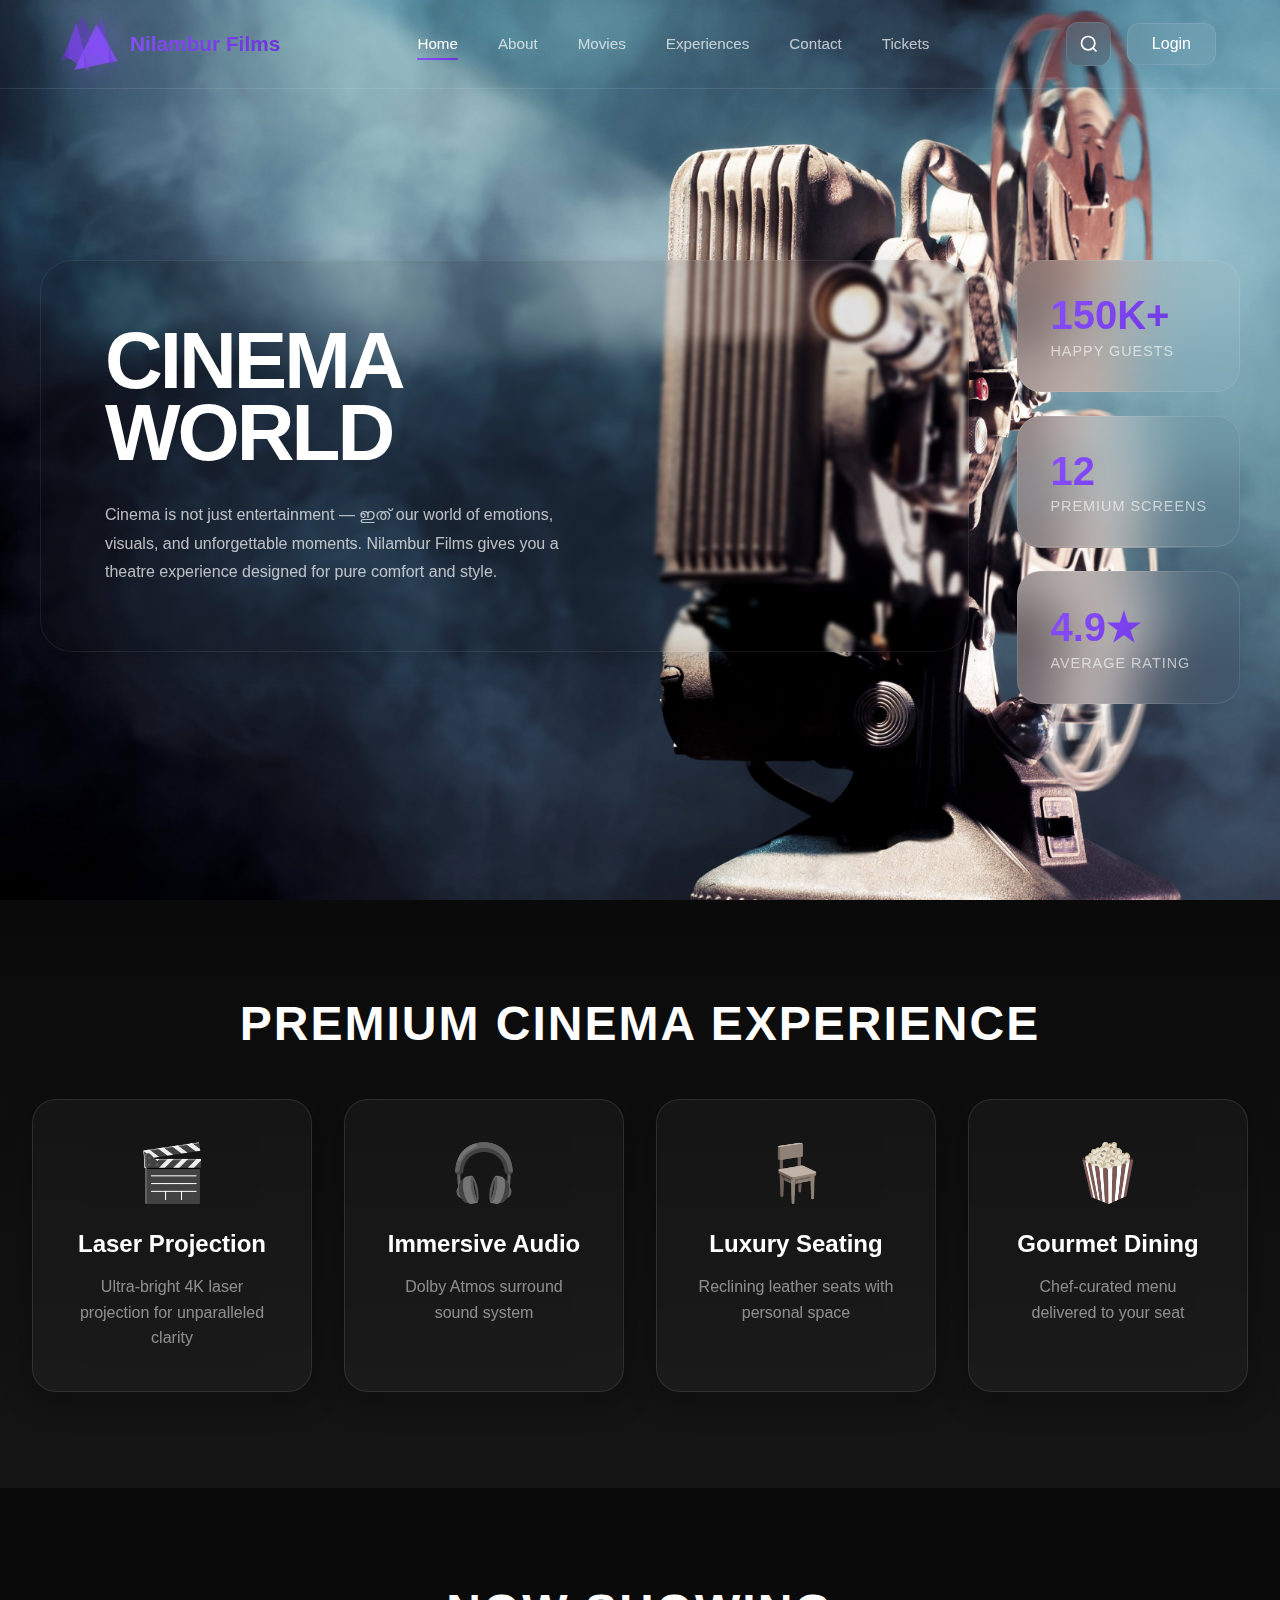
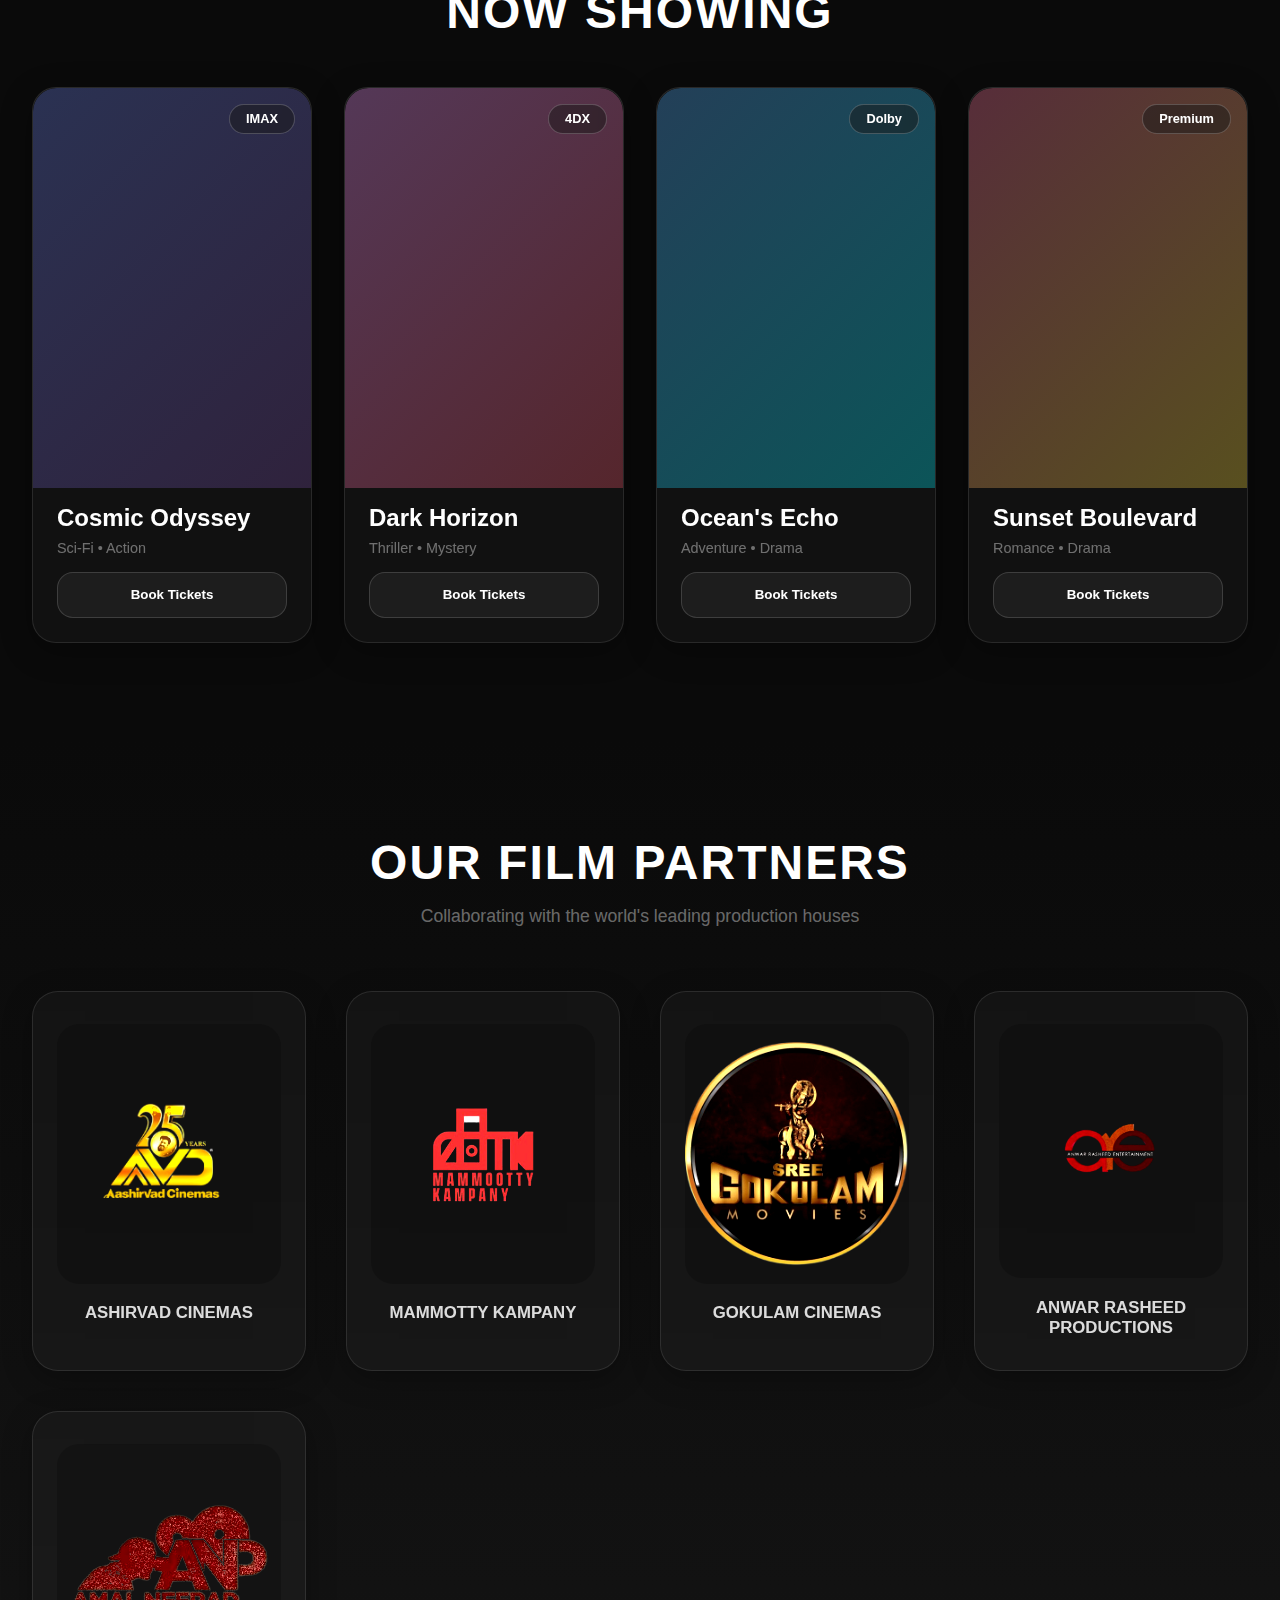
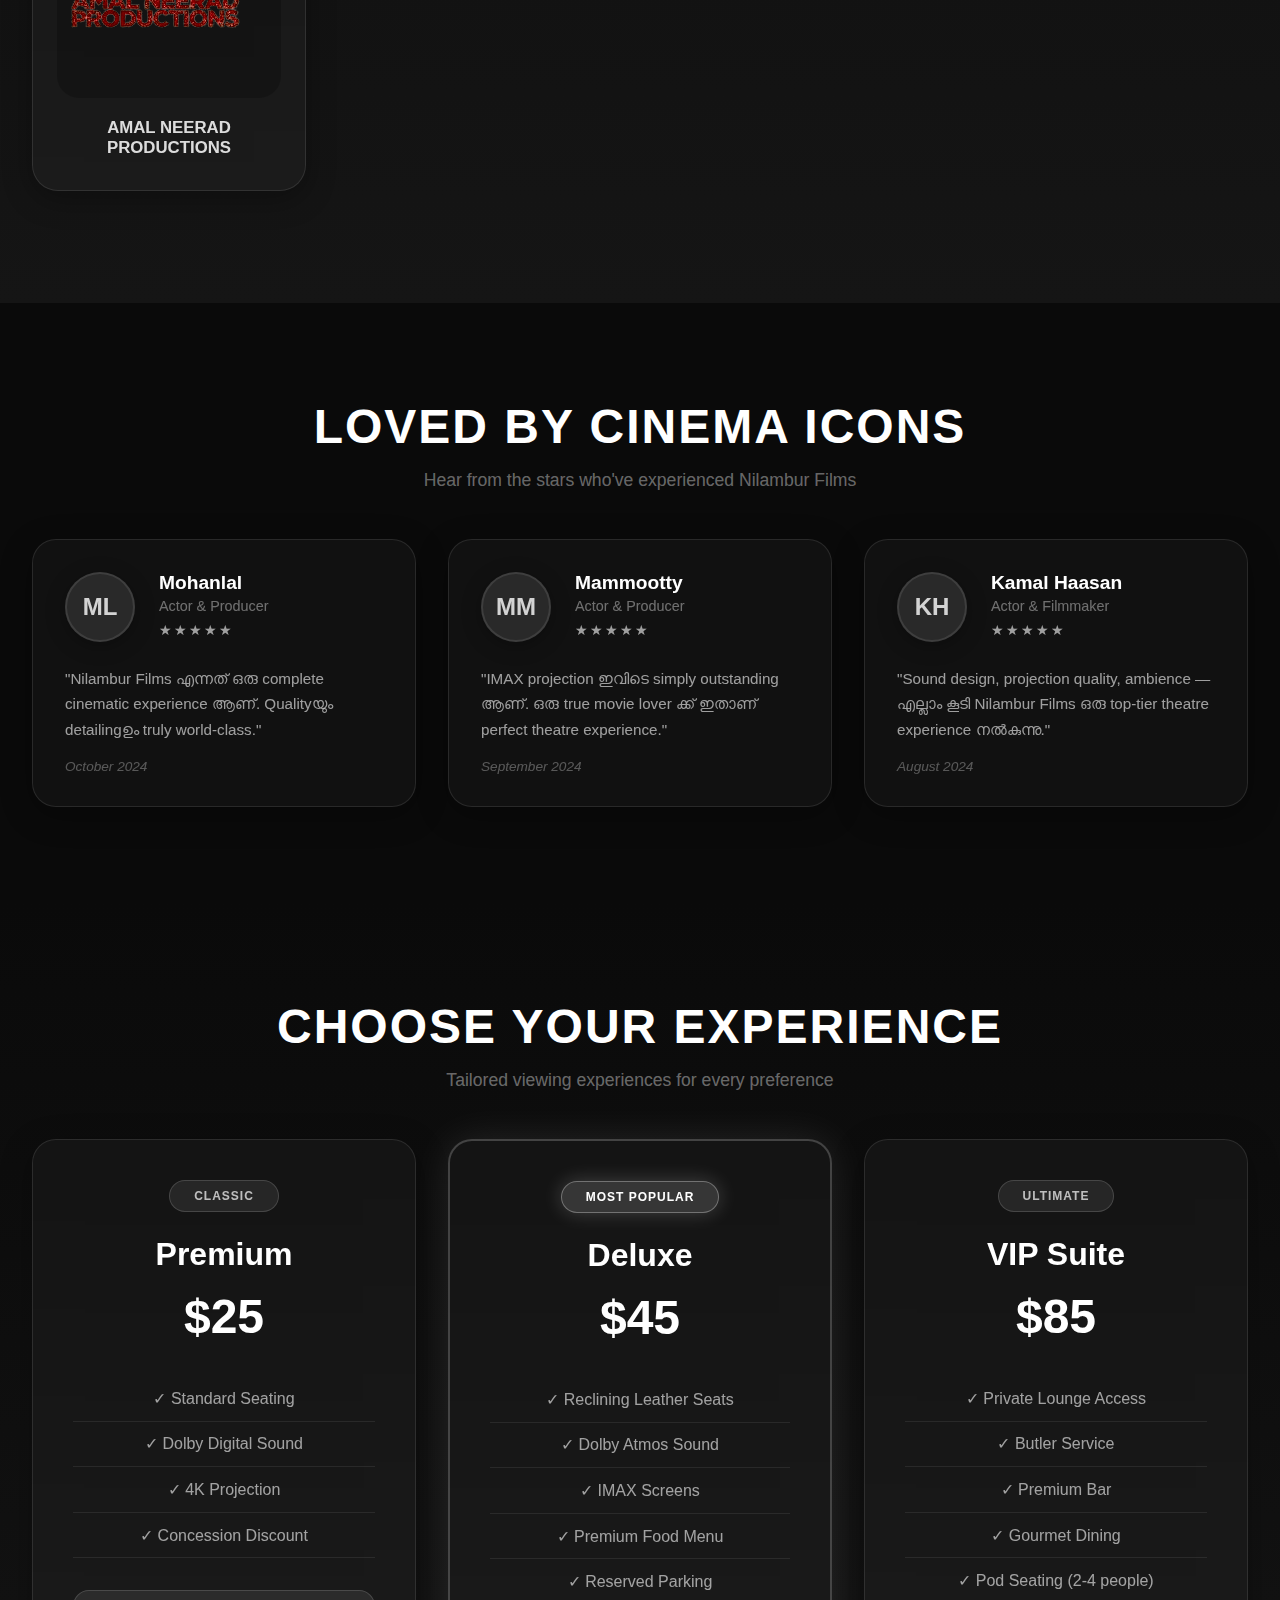
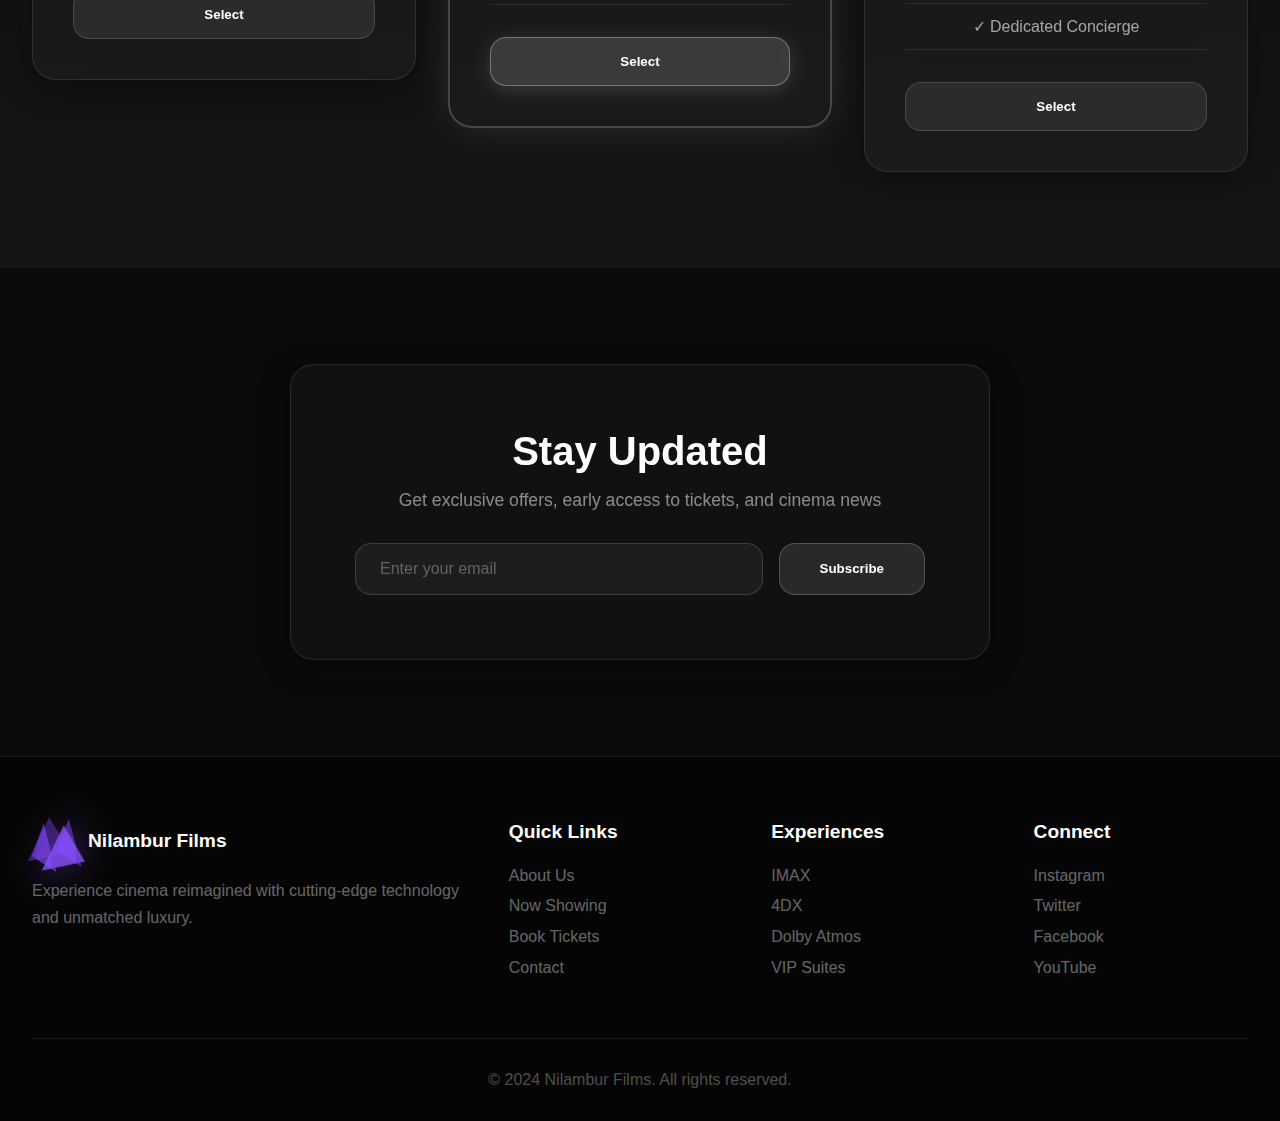
<file: Movie-theatre/public/index.html>
<!DOCTYPE html>
<html lang="en">
<head>
    <meta charset="UTF-8">
    <meta name="viewport" content="width=device-width, initial-scale=1.0, maximum-scale=5.0, user-scalable=yes">
    <meta name="mobile-web-app-capable" content="yes">
    <meta name="apple-mobile-web-app-capable" content="yes">
    <meta name="theme-color" content="#8a50ff">
    <title>Nilambur Films - Experience Cinema Reimagined</title>
    <link rel="stylesheet" href="style.css">
</head>
<body>
    <!-- Success Notification (shown after login/registration) -->
    <div class="success-notification" id="successNotification">
        <div class="notification-content">
            <span class="notification-icon">✓</span>
            <span class="notification-message" id="notificationMessage">Welcome to Nilambur Films!</span>
        </div>
    </div>

    <!-- Mobile Menu Overlay -->
    <div class="mobile-menu-overlay" id="mobileMenuOverlay"></div>
    
    <!-- Transparent Navigation -->
    <nav class="glass-nav">
        <div class="nav-logo">
            <div class="logo-pyramid">
                <div class="pyramid-shape">
                    <div class="pyramid-face front"></div>
                    <div class="pyramid-face back"></div>
                    <div class="pyramid-face left"></div>
                    <div class="pyramid-face right"></div>
                </div>
            </div>
            <span class="logo-text">Nilambur Films</span>
        </div>
        
        <ul class="nav-menu">
            <li><a href="#home" class="active">Home</a></li>
            <li><a href="about/about.html">About</a></li>
            <li><a href="movies/movies.html">Movies</a></li>
            <li><a href="#experiences">Experiences</a></li>
            <li><a href="contact/contact.html">Contact</a></li>
            <li><a href="ticket/ticket.html">Tickets</a></li>
        </ul>
        
        <!-- Mobile Menu -->
        <div class="mobile-menu" id="mobileMenu">
            <ul class="mobile-nav-menu">
                <li><a href="#home" class="active">Home</a></li>
                <li><a href="about/about.html">About</a></li>
                <li><a href="movies/movies.html">Movies</a></li>
                <li><a href="#experiences">Experiences</a></li>
                <li><a href="contact/contact.html">Contact</a></li>
                <li><a href="ticket/ticket.html">Tickets</a></li>
                <li class="mobile-menu-divider"></li>
                <li><a href="user-login/login.html" class="mobile-login-link">Login / Register</a></li>
            </ul>
        </div>
        
        <div class="nav-right">
            <button class="mobile-menu-toggle" id="mobileMenuToggle" aria-label="Toggle menu">
                <span></span>
                <span></span>
                <span></span>
            </button>
            <button class="search-btn glass-btn">
                <svg width="20" height="20" viewBox="0 0 24 24" fill="none" stroke="currentColor" stroke-width="2">
                    <circle cx="11" cy="11" r="8"></circle>
                    <path d="m21 21-4.35-4.35"></path>
                </svg>
            </button>
            
            <!-- Login Button (shown when not logged in) -->
            <a href="user-login/login.html" class="login-btn glass-btn" id="loginBtn">Login</a>
            
            <!-- User Profile Dropdown (shown when logged in) -->
            <div class="user-profile-container" id="userProfileContainer" style="display: none;">
                <button class="user-profile-btn" id="userProfileBtn">
                    <div class="user-avatar" id="userAvatar">
                        <span id="userInitials">U</span>
                    </div>
                    <span class="user-name" id="userName">User</span>
                    <svg class="dropdown-arrow" width="16" height="16" viewBox="0 0 24 24" fill="none" stroke="currentColor" stroke-width="2">
                        <path d="M6 9l6 6 6-6"/>
                    </svg>
                </button>
                
                <!-- Dropdown Menu -->
                <div class="user-dropdown" id="userDropdown">
                    <div class="dropdown-header">
                        <div class="dropdown-avatar" id="dropdownAvatar">
                            <span id="dropdownInitials">U</span>
                        </div>
                        <div class="dropdown-user-info">
                            <span class="dropdown-user-name" id="dropdownUserName">User Name</span>
                            <span class="dropdown-user-email" id="dropdownUserEmail">user@email.com</span>
                        </div>
                    </div>
                    
                    <div class="dropdown-divider"></div>
                    
                    <a href="profile/profile.html" class="dropdown-item">
                        <svg width="20" height="20" viewBox="0 0 24 24" fill="none" stroke="currentColor" stroke-width="2">
                            <path d="M20 21v-2a4 4 0 0 0-4-4H8a4 4 0 0 0-4 4v2"/>
                            <circle cx="12" cy="7" r="4"/>
                        </svg>
                        <span>My Profile</span>
                    </a>
                    
                    <a href="payments/payments.html" class="dropdown-item">
                        <svg width="20" height="20" viewBox="0 0 24 24" fill="none" stroke="currentColor" stroke-width="2">
                            <rect x="1" y="4" width="22" height="16" rx="2" ry="2"/>
                            <line x1="1" y1="10" x2="23" y2="10"/>
                        </svg>
                        <span>Payments</span>
                    </a>
                    
                    <a href="bookings/bookings.html" class="dropdown-item">
                        <svg width="20" height="20" viewBox="0 0 24 24" fill="none" stroke="currentColor" stroke-width="2">
                            <path d="M14 2H6a2 2 0 0 0-2 2v16a2 2 0 0 0 2 2h12a2 2 0 0 0 2-2V8z"/>
                            <polyline points="14 2 14 8 20 8"/>
                            <line x1="16" y1="13" x2="8" y2="13"/>
                            <line x1="16" y1="17" x2="8" y2="17"/>
                            <polyline points="10 9 9 9 8 9"/>
                        </svg>
                        <span>My Bookings</span>
                    </a>
                    
                    <div class="dropdown-divider"></div>
                    
                    <button class="dropdown-item logout-item" id="logoutBtn">
                        <svg width="20" height="20" viewBox="0 0 24 24" fill="none" stroke="currentColor" stroke-width="2">
                            <path d="M9 21H5a2 2 0 0 1-2-2V5a2 2 0 0 1 2-2h4"/>
                            <polyline points="16 17 21 12 16 7"/>
                            <line x1="21" y1="12" x2="9" y2="12"/>
                        </svg>
                        <span>Logout</span>
                    </button>
                </div>
            </div>
        </div>
    </nav>

    <!-- Hero Section - NOT TOUCHED -->
    <section class="hero" id="home">
        <div class="hero-content">
            <div class="hero-glass-card">
                <h1 class="hero-title">CINEMA<br>WORLD</h1>
               <p class="hero-description">
    Cinema is not just entertainment — ഇത് our world of emotions, visuals, 
    and unforgettable moments. Nilambur Films gives you a theatre experience 
    designed for pure comfort and style.</p>
            </div>
            <div class="hero-stats-glass">
                <div class="stat-glass-item">
                    <h3>150K+</h3>
                    <p>Happy Guests</p>
                </div>
                <div class="stat-glass-item">
                    <h3>12</h3>
                    <p>Premium Screens</p>
                </div>
                <div class="stat-glass-item">
                    <h3>4.9★</h3>
                    <p>Average Rating</p>
                </div>
            </div>
        </div>
    </section>

    <!-- Premium Features Section - GLASSMORPHISM -->
    <section class="features">
        <div class="container">
            <h2 class="section-title">Premium Cinema Experience</h2>
            <div class="features-grid">
                <div class="feature-card liquid-card">
                    <div class="feature-icon">🎬</div>
                    <h3>Laser Projection</h3>
                    <p>Ultra-bright 4K laser projection for unparalleled clarity</p>
                </div>
                <div class="feature-card liquid-card">
                    <div class="feature-icon">🎧</div>
                    <h3>Immersive Audio</h3>
                    <p>Dolby Atmos surround sound system</p>
                </div>
                <div class="feature-card liquid-card">
                    <div class="feature-icon">🪑</div>
                    <h3>Luxury Seating</h3>
                    <p>Reclining leather seats with personal space</p>
                </div>
                <div class="feature-card liquid-card">
                    <div class="feature-icon">🍿</div>
                    <h3>Gourmet Dining</h3>
                    <p>Chef-curated menu delivered to your seat</p>
                </div>
            </div>
        </div>
    </section>

    <!-- Now Showing Section - GLASSMORPHISM -->
    <section class="now-showing" id="movies">
        <div class="container">
            <h2 class="section-title">Now Showing</h2>
            <div class="movies-slider">
                <div class="movie-card liquid-card">
                    <div class="movie-poster" style="background: linear-gradient(135deg, rgba(102, 126, 234, 0.3) 0%, rgba(118, 75, 162, 0.3) 100%);">
                        <span class="movie-badge">IMAX</span>
                    </div>
                    <h3>Cosmic Odyssey</h3>
                    <p class="movie-genre">Sci-Fi • Action</p>
                    <button class="movie-btn">Book Tickets</button>
                </div>
                <div class="movie-card liquid-card">
                    <div class="movie-poster" style="background: linear-gradient(135deg, rgba(240, 147, 251, 0.3) 0%, rgba(245, 87, 108, 0.3) 100%);">
                        <span class="movie-badge">4DX</span>
                    </div>
                    <h3>Dark Horizon</h3>
                    <p class="movie-genre">Thriller • Mystery</p>
                    <button class="movie-btn">Book Tickets</button>
                </div>
                <div class="movie-card liquid-card">
                    <div class="movie-poster" style="background: linear-gradient(135deg, rgba(79, 172, 254, 0.3) 0%, rgba(0, 242, 254, 0.3) 100%);">
                        <span class="movie-badge">Dolby</span>
                    </div>
                    <h3>Ocean's Echo</h3>
                    <p class="movie-genre">Adventure • Drama</p>
                    <button class="movie-btn">Book Tickets</button>
                </div>
                <div class="movie-card liquid-card">
                    <div class="movie-poster" style="background: linear-gradient(135deg, rgba(250, 112, 154, 0.3) 0%, rgba(254, 225, 64, 0.3) 100%);">
                        <span class="movie-badge">Premium</span>
                    </div>
                    <h3>Sunset Boulevard</h3>
                    <p class="movie-genre">Romance • Drama</p>
                    <button class="movie-btn">Book Tickets</button>
                </div>
            </div>
        </div>
    </section>

   <section class="partners">
    <div class="container">
        <h2 class="section-title">Our Film Partners</h2>
        <p class="section-subtitle">Collaborating with the world's leading production houses</p>

        <div class="partners-grid">

            <div class="partner-card liquid-card">
                <div class="partner-logo">
                    <img src="asset/images/ashirvad.png" alt="Studio Alpha">
                </div>
                <div class="partner-name">ASHIRVAD CINEMAS</div>
            </div>

            <div class="partner-card liquid-card">
                <div class="partner-logo">
                    <img src="asset/images/mammotty.png" alt="Mega Productions">
                </div>
                <div class="partner-name">MAMMOTTY KAMPANY</div>
            </div>

            <div class="partner-card liquid-card">
                <div class="partner-logo">
                    <img src="asset/images/gokulam.png" alt="Cinema Works">
                </div>
                <div class="partner-name">GOKULAM CINEMAS</div>
            </div>

            <div class="partner-card liquid-card">
                <div class="partner-logo">
                    <img src="asset/images/anwar.png" alt="Dream Studios">
                </div>
                <div class="partner-name">ANWAR RASHEED PRODUCTIONS</div>
            </div>

            <div class="partner-card liquid-card">
                <div class="partner-logo">
                    <img src="asset/images/amal.png" alt="Vision Films">
                </div>
                <div class="partner-name">AMAL NEERAD PRODUCTIONS</div>
            </div>

        </div>
    </div>
</section>


    <!-- Celebrity Reviews Section - GLASSMORPHISM -->
<section class="celebrity-reviews">
    <div class="container">
        <h2 class="section-title">Loved By Cinema Icons</h2>
        <p class="section-subtitle">Hear from the stars who've experienced Nilambur Films</p>
        
        <div class="reviews-grid">

            <!-- Mohanlal -->
            <div class="review-card liquid-card">
                <div class="review-header">
                    <div class="celebrity-photo">
                        <span>ML</span>
                    </div>
                    <div class="celebrity-info">
                        <h4>Mohanlal</h4>
                        <p>Actor & Producer</p>
                        <div class="stars">★★★★★</div>
                    </div>
                </div>
                <p class="review-text">
                    "Nilambur Films എന്നത് ഒരു complete cinematic experience ആണ്. 
                    Qualityയും detailingഉം truly world-class."
                </p>
                <div class="review-date">October 2024</div>
            </div>

            <!-- Mammootty -->
            <div class="review-card liquid-card">
                <div class="review-header">
                    <div class="celebrity-photo">
                        <span>MM</span>
                    </div>
                    <div class="celebrity-info">
                        <h4>Mammootty</h4>
                        <p>Actor & Producer</p>
                        <div class="stars">★★★★★</div>
                    </div>
                </div>
                <p class="review-text">
                    "IMAX projection ഇവിടെ simply outstanding ആണ്. 
                    ഒരു true movie lover ക്ക് ഇതാണ് perfect theatre experience."
                </p>
                <div class="review-date">September 2024</div>
            </div>

            <!-- Kamal Haasan -->
            <div class="review-card liquid-card">
                <div class="review-header">
                    <div class="celebrity-photo">
                        <span>KH</span>
                    </div>
                    <div class="celebrity-info">
                        <h4>Kamal Haasan</h4>
                        <p>Actor & Filmmaker</p>
                        <div class="stars">★★★★★</div>
                    </div>
                </div>
                <p class="review-text">
                    "Sound design, projection quality, ambience — 
                    എല്ലാം കൂടി Nilambur Films ഒരു top-tier theatre experience നൽകുന്നു."
                </p>
                <div class="review-date">August 2024</div>
            </div>

        </div>
    </div>
</section>


    <!-- Experience Tiers Section - GLASSMORPHISM -->
    <section class="experience-tiers" id="experiences">
        <div class="container">
            <h2 class="section-title">Choose Your Experience</h2>
            <p class="section-subtitle">Tailored viewing experiences for every preference</p>
            
            <div class="tiers-grid">
                <div class="tier-card liquid-card">
                    <div class="tier-badge">CLASSIC</div>
                    <h3>Premium</h3>
                    <div class="tier-price">$25</div>
                    <ul class="tier-features">
                        <li>✓ Standard Seating</li>
                        <li>✓ Dolby Digital Sound</li>
                        <li>✓ 4K Projection</li>
                        <li>✓ Concession Discount</li>
                    </ul>
                    <button class="tier-btn">Select</button>
                </div>

                <div class="tier-card liquid-card featured-tier">
                    <div class="tier-badge glow">MOST POPULAR</div>
                    <h3>Deluxe</h3>
                    <div class="tier-price">$45</div>
                    <ul class="tier-features">
                        <li>✓ Reclining Leather Seats</li>
                        <li>✓ Dolby Atmos Sound</li>
                        <li>✓ IMAX Screens</li>
                        <li>✓ Premium Food Menu</li>
                        <li>✓ Reserved Parking</li>
                    </ul>
                    <button class="tier-btn featured">Select</button>
                </div>

                <div class="tier-card liquid-card">
                    <div class="tier-badge">ULTIMATE</div>
                    <h3>VIP Suite</h3>
                    <div class="tier-price">$85</div>
                    <ul class="tier-features">
                        <li>✓ Private Lounge Access</li>
                        <li>✓ Butler Service</li>
                        <li>✓ Premium Bar</li>
                        <li>✓ Gourmet Dining</li>
                        <li>✓ Pod Seating (2-4 people)</li>
                        <li>✓ Dedicated Concierge</li>
                    </ul>
                    <button class="tier-btn">Select</button>
                </div>
            </div>
        </div>
    </section>

    <!-- Newsletter Section - GLASSMORPHISM -->
    <section class="newsletter">
        <div class="container">
            <div class="newsletter-content liquid-card">
                <h2>Stay Updated</h2>
                <p>Get exclusive offers, early access to tickets, and cinema news</p>
                <div class="newsletter-form">
                    <input type="email" placeholder="Enter your email" class="newsletter-input">
                    <button class="newsletter-btn">Subscribe</button>
                </div>
            </div>
        </div>
    </section>

    <!-- Footer - GLASSMORPHISM -->
    <footer class="footer">
        <div class="container">
            <div class="footer-grid">
                <div class="footer-col">
                    <div class="footer-logo">
                        <div class="logo-pyramid small">
                            <div class="pyramid-shape">
                                <div class="pyramid-face front"></div>
                                <div class="pyramid-face back"></div>
                                <div class="pyramid-face left"></div>
                                <div class="pyramid-face right"></div>
                            </div>
                        </div>
                        <span>Nilambur Films</span>
                    </div>
                    <p>Experience cinema reimagined with cutting-edge technology and unmatched luxury.</p>
                </div>
                <div class="footer-col">
                    <h4>Quick Links</h4>
                    <ul>
                        <li><a href="#about">About Us</a></li>
                        <li><a href="#movies">Now Showing</a></li>
                        <li><a href="#tickets">Book Tickets</a></li>
                        <li><a href="#contact">Contact</a></li>
                    </ul>
                </div>
                <div class="footer-col">
                    <h4>Experiences</h4>
                    <ul>
                        <li><a href="#imax">IMAX</a></li>
                        <li><a href="#4dx">4DX</a></li>
                        <li><a href="#dolby">Dolby Atmos</a></li>
                        <li><a href="#vip">VIP Suites</a></li>
                    </ul>
                </div>
                <div class="footer-col">
                    <h4>Connect</h4>
                    <ul>
                        <li><a href="#instagram">Instagram</a></li>
                        <li><a href="#twitter">Twitter</a></li>
                        <li><a href="#facebook">Facebook</a></li>
                        <li><a href="#youtube">YouTube</a></li>
                    </ul>
                </div>
            </div>
            <div class="footer-bottom">
                <p>&copy; 2024 Nilambur Films. All rights reserved.</p>
            </div>
        </div>
    </footer>

    <script src="script.js"></script>
    <script src="shared/mobile-menu.js"></script>
</body>
</html>
</file>
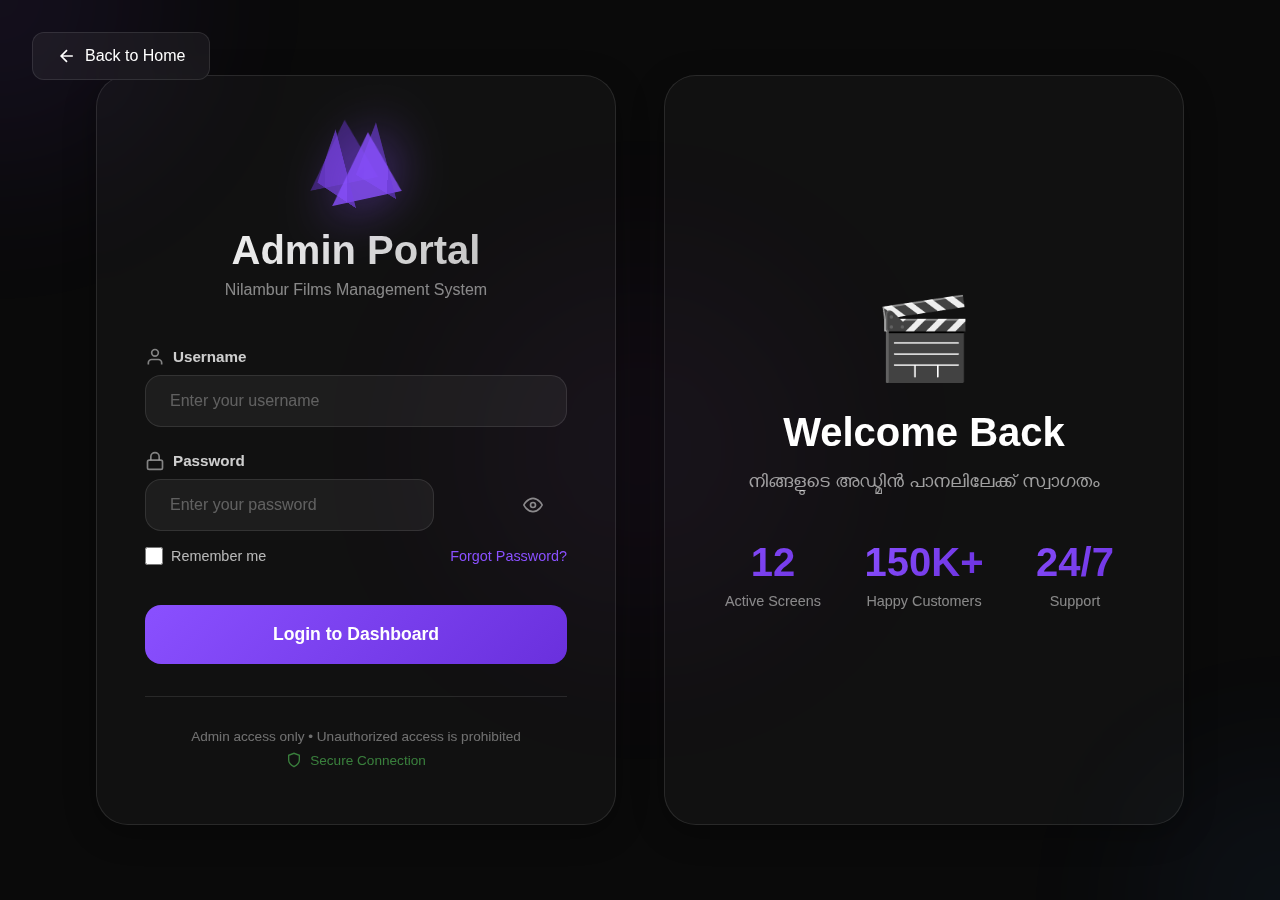
<file: Movie-theatre/public/admin-login/admin-login.html>
<!DOCTYPE html>
<html lang="en">
<head>
    <meta charset="UTF-8">
    <meta name="viewport" content="width=device-width, initial-scale=1.0">
    <title>Admin Login - Nilambur Films</title>
    <link rel="stylesheet" href="admin-login.css">
</head>
<body>
    <!-- Background Animation -->
    <div class="background-animation">
        <div class="gradient-orb orb-1"></div>
        <div class="gradient-orb orb-2"></div>
        <div class="gradient-orb orb-3"></div>
    </div>

    <!-- Back to Home Button -->
    <a href="../index.html" class="back-home glass-btn">
        <svg width="20" height="20" viewBox="0 0 24 24" fill="none" stroke="currentColor" stroke-width="2">
            <path d="M19 12H5M12 19l-7-7 7-7"/>
        </svg>
        Back to Home
    </a>

    <!-- Login Container -->
    <div class="login-container">
        <div class="login-card liquid-card">
            
            <!-- Logo Section -->
            <div class="login-header">
                <div class="logo-pyramid">
                    <div class="pyramid-shape">
                        <div class="pyramid-face front"></div>
                        <div class="pyramid-face back"></div>
                        <div class="pyramid-face left"></div>
                        <div class="pyramid-face right"></div>
                    </div>
                </div>
                <h1>Admin Portal</h1>
                <p>Nilambur Films Management System</p>
            </div>

            <!-- Login Form -->
            <form class="login-form" id="admin-login-form">
                <div class="form-group">
                    <label for="username">
                        <svg width="20" height="20" viewBox="0 0 24 24" fill="none" stroke="currentColor" stroke-width="2">
                            <path d="M20 21v-2a4 4 0 0 0-4-4H8a4 4 0 0 0-4 4v2"></path>
                            <circle cx="12" cy="7" r="4"></circle>
                        </svg>
                        Username
                    </label>
                    <input 
                        type="text" 
                        id="username" 
                        name="username" 
                        placeholder="Enter your username"
                        required
                        autocomplete="username"
                    >
                </div>

                <div class="form-group">
                    <label for="password">
                        <svg width="20" height="20" viewBox="0 0 24 24" fill="none" stroke="currentColor" stroke-width="2">
                            <rect x="3" y="11" width="18" height="11" rx="2" ry="2"></rect>
                            <path d="M7 11V7a5 5 0 0 1 10 0v4"></path>
                        </svg>
                        Password
                    </label>
                    <div class="password-input-wrapper">
                        <input 
                            type="password" 
                            id="password" 
                            name="password" 
                            placeholder="Enter your password"
                            required
                            autocomplete="current-password"
                        >
                        <button type="button" class="toggle-password" id="toggle-password">
                            <svg class="eye-icon" width="20" height="20" viewBox="0 0 24 24" fill="none" stroke="currentColor" stroke-width="2">
                                <path d="M1 12s4-8 11-8 11 8 11 8-4 8-11 8-11-8-11-8z"></path>
                                <circle cx="12" cy="12" r="3"></circle>
                            </svg>
                            <svg class="eye-off-icon" style="display: none;" width="20" height="20" viewBox="0 0 24 24" fill="none" stroke="currentColor" stroke-width="2">
                                <path d="M17.94 17.94A10.07 10.07 0 0 1 12 20c-7 0-11-8-11-8a18.45 18.45 0 0 1 5.06-5.94M9.9 4.24A9.12 9.12 0 0 1 12 4c7 0 11 8 11 8a18.5 18.5 0 0 1-2.16 3.19m-6.72-1.07a3 3 0 1 1-4.24-4.24"></path>
                                <line x1="1" y1="1" x2="23" y2="23"></line>
                            </svg>
                        </button>
                    </div>
                </div>

                <div class="form-options">
                    <label class="remember-me">
                        <input type="checkbox" id="remember" name="remember">
                        <span>Remember me</span>
                    </label>
                    <a href="#" class="forgot-password" id="forgot-password">Forgot Password?</a>
                </div>

                <button type="submit" class="login-btn" id="login-btn">
                    <span class="btn-text">Login to Dashboard</span>
                    <span class="btn-loader" style="display: none;">
                        <svg width="20" height="20" viewBox="0 0 24 24" fill="none" stroke="currentColor" stroke-width="2">
                            <circle cx="12" cy="12" r="10"></circle>
                        </svg>
                    </span>
                </button>
            </form>

            <!-- Error Message -->
            <div class="error-message" id="error-message" style="display: none;">
                <svg width="20" height="20" viewBox="0 0 24 24" fill="none" stroke="currentColor" stroke-width="2">
                    <circle cx="12" cy="12" r="10"></circle>
                    <line x1="12" y1="8" x2="12" y2="12"></line>
                    <line x1="12" y1="16" x2="12.01" y2="16"></line>
                </svg>
                <span id="error-text">Invalid credentials</span>
            </div>

            <!-- Footer Info -->
            <div class="login-footer">
                <p>Admin access only • Unauthorized access is prohibited</p>
                <p class="security-notice">
                    <svg width="16" height="16" viewBox="0 0 24 24" fill="none" stroke="currentColor" stroke-width="2">
                        <path d="M12 22s8-4 8-10V5l-8-3-8 3v7c0 6 8 10 8 10z"></path>
                    </svg>
                    Secure Connection
                </p>
            </div>
        </div>

        <!-- Side Info Panel -->
        <div class="info-panel liquid-card">
            <div class="info-content">
                <div class="info-icon">🎬</div>
                <h2>Welcome Back</h2>
                <p>നിങ്ങളുടെ അഡ്മിൻ പാനലിലേക്ക് സ്വാഗതം</p>
                <div class="info-stats">
                    <div class="stat-item">
                        <div class="stat-number">12</div>
                        <div class="stat-label">Active Screens</div>
                    </div>
                    <div class="stat-item">
                        <div class="stat-number">150K+</div>
                        <div class="stat-label">Happy Customers</div>
                    </div>
                    <div class="stat-item">
                        <div class="stat-number">24/7</div>
                        <div class="stat-label">Support</div>
                    </div>
                </div>
            </div>
        </div>
    </div>

    <!-- Password Reset Modal -->
    <div class="modal" id="reset-modal">
        <div class="modal-overlay" id="reset-overlay"></div>
        <div class="modal-content liquid-card">
            <button class="modal-close" id="modal-close">×</button>
            <div class="reset-content">
                <h2>Reset Password</h2>
                <p>Enter your admin email to receive password reset instructions</p>
                <form id="reset-form">
                    <div class="form-group">
                        <label for="reset-email">Email Address</label>
                        <input 
                            type="email" 
                            id="reset-email" 
                            placeholder="admin@nilambur.com"
                            required
                        >
                    </div>
                    <button type="submit" class="reset-btn">Send Reset Link</button>
                </form>
            </div>
        </div>
    </div>

    <script src="admin-login.js?v=2"></script>
</body>
</html>
</file>
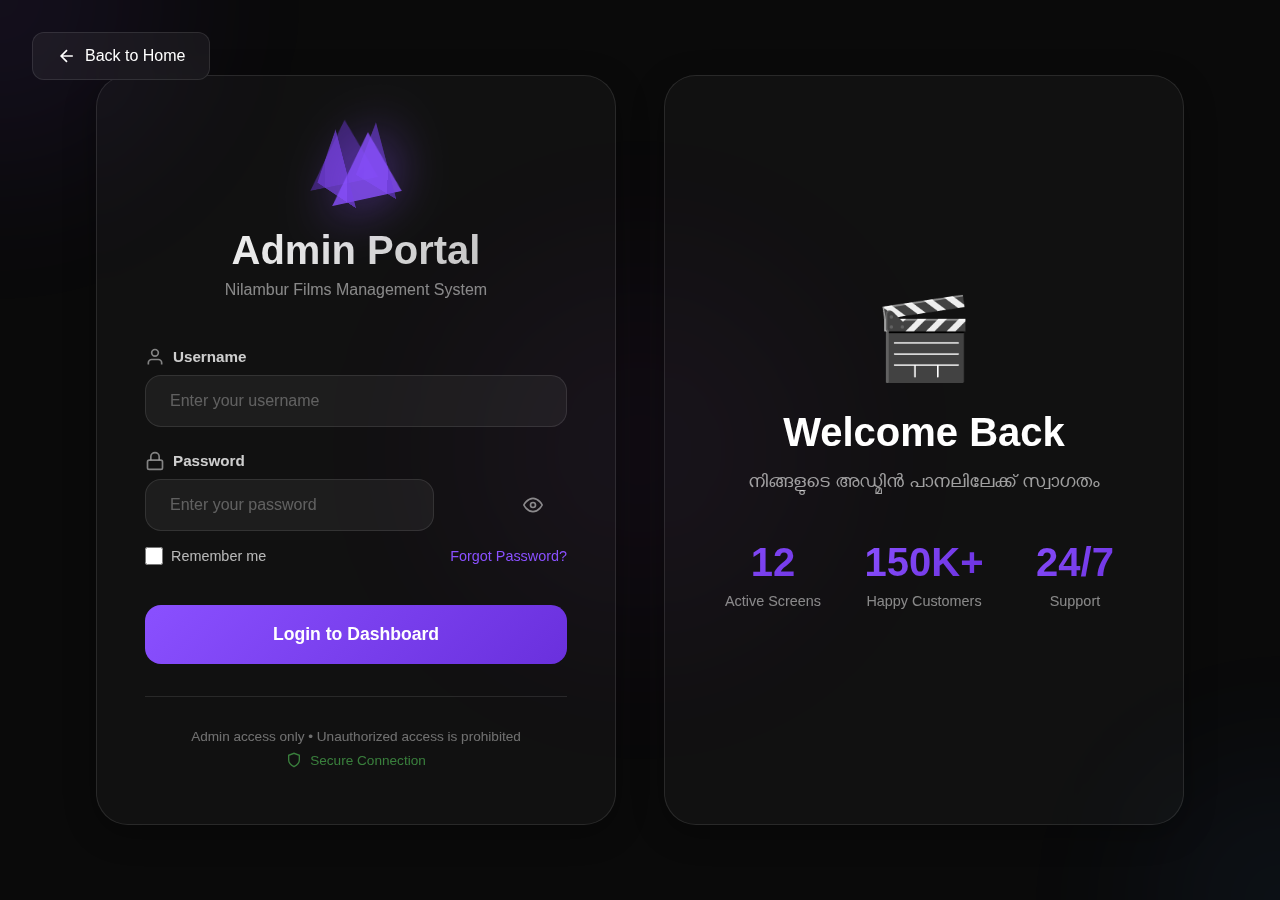
<file: Movie-theatre/public/admin/admin.html>
<!DOCTYPE html>
<html lang="en">
<head>
    <meta charset="UTF-8">
    <meta name="viewport" content="width=device-width, initial-scale=1.0">
    <title>Admin Dashboard - Nilambur Films</title>
    <link rel="stylesheet" href="admin.css?v=2">
</head>
<body>
    <!-- Admin Navigation -->
    <nav class="admin-nav glass-nav">
        <div class="nav-logo">
            <div class="logo-pyramid">
                <div class="pyramid-shape">
                    <div class="pyramid-face front"></div>
                    <div class="pyramid-face back"></div>
                    <div class="pyramid-face left"></div>
                    <div class="pyramid-face right"></div>
                </div>
            </div>
            <span class="logo-text">Nilambur Films Admin</span>
        </div>
        
        <div class="nav-right">
            <button class="notification-btn glass-btn">
                <svg width="20" height="20" viewBox="0 0 24 24" fill="none" stroke="currentColor" stroke-width="2">
                    <path d="M18 8A6 6 0 0 0 6 8c0 7-3 9-3 9h18s-3-2-3-9"></path>
                    <path d="M13.73 21a2 2 0 0 1-3.46 0"></path>
                </svg>
                <span class="notification-badge">5</span>
            </button>
            <div class="admin-profile">
                <span class="admin-name">Admin</span>
                <div class="admin-avatar">A</div>
            </div>
            <button class="logout-btn glass-btn">Logout</button>
        </div>
    </nav>

    <div class="admin-layout">
        <!-- Sidebar -->
        <aside class="admin-sidebar liquid-card">
            <div class="sidebar-menu">
                <a href="#dashboard" class="menu-item active" data-section="dashboard">
                    <svg width="20" height="20" viewBox="0 0 24 24" fill="none" stroke="currentColor" stroke-width="2">
                        <rect x="3" y="3" width="7" height="7"></rect>
                        <rect x="14" y="3" width="7" height="7"></rect>
                        <rect x="14" y="14" width="7" height="7"></rect>
                        <rect x="3" y="14" width="7" height="7"></rect>
                    </svg>
                    <span>Dashboard</span>
                </a>
                
                <a href="#movies" class="menu-item" data-section="movies">
                    <svg width="20" height="20" viewBox="0 0 24 24" fill="none" stroke="currentColor" stroke-width="2">
                        <rect x="2" y="2" width="20" height="20" rx="2.18" ry="2.18"></rect>
                        <line x1="7" y1="2" x2="7" y2="22"></line>
                        <line x1="17" y1="2" x2="17" y2="22"></line>
                        <line x1="2" y1="12" x2="22" y2="12"></line>
                    </svg>
                    <span>Movies</span>
                </a>

                <a href="#showtimes" class="menu-item" data-section="showtimes">
                    <svg width="20" height="20" viewBox="0 0 24 24" fill="none" stroke="currentColor" stroke-width="2">
                        <circle cx="12" cy="12" r="10"></circle>
                        <polyline points="12 6 12 12 16 14"></polyline>
                    </svg>
                    <span>Showtimes</span>
                </a>
                
                <a href="#users" class="menu-item" data-section="users">
                    <svg width="20" height="20" viewBox="0 0 24 24" fill="none" stroke="currentColor" stroke-width="2">
                        <path d="M17 21v-2a4 4 0 0 0-4-4H5a4 4 0 0 0-4 4v2"></path>
                        <circle cx="9" cy="7" r="4"></circle>
                    </svg>
                    <span>Users</span>
                </a>
                
                <a href="#bookings" class="menu-item" data-section="bookings">
                    <svg width="20" height="20" viewBox="0 0 24 24" fill="none" stroke="currentColor" stroke-width="2">
                        <path d="M13 2H6a2 2 0 0 0-2 2v16a2 2 0 0 0 2 2h12a2 2 0 0 0 2-2V9z"></path>
                        <polyline points="13 2 13 9 20 9"></polyline>
                    </svg>
                    <span>Bookings</span>
                </a>
                
                <a href="#payments" class="menu-item" data-section="payments">
                    <svg width="20" height="20" viewBox="0 0 24 24" fill="none" stroke="currentColor" stroke-width="2">
                        <rect x="1" y="4" width="22" height="16" rx="2" ry="2"></rect>
                        <line x1="1" y1="10" x2="23" y2="10"></line>
                    </svg>
                    <span>Payments</span>
                </a>

                <a href="#screens" class="menu-item" data-section="screens">
                    <svg width="20" height="20" viewBox="0 0 24 24" fill="none" stroke="currentColor" stroke-width="2">
                        <rect x="2" y="3" width="20" height="14" rx="2" ry="2"></rect>
                        <line x1="8" y1="21" x2="16" y2="21"></line>
                        <line x1="12" y1="17" x2="12" y2="21"></line>
                    </svg>
                    <span>Screens</span>
                </a>
            </div>
        </aside>

        <!-- Main Content -->
        <main class="admin-content">
            <!-- Dashboard Section -->
            <section id="dashboard-section" class="content-section active">
                <div class="section-header">
                    <h1 class="section-title">Dashboard Overview</h1>
                    <button class="glass-btn">Export Report</button>
                </div>

                <!-- Stats Grid -->
                <div class="stats-grid">
                    <div class="stat-card liquid-card">
                        <div class="stat-icon" style="background: rgba(138, 80, 255, 0.2);">🎬</div>
                        <div class="stat-info">
                            <p class="stat-label">Total Movies</p>
                            <h3 class="stat-value" id="totalMovies">0</h3>
                        </div>
                    </div>

                    <div class="stat-card liquid-card">
                        <div class="stat-icon" style="background: rgba(79, 172, 254, 0.2);">👥</div>
                        <div class="stat-info">
                            <p class="stat-label">Total Users</p>
                            <h3 class="stat-value" id="totalUsers">0</h3>
                        </div>
                    </div>

                    <div class="stat-card liquid-card">
                        <div class="stat-icon" style="background: rgba(240, 147, 251, 0.2);">🎫</div>
                        <div class="stat-info">
                            <p class="stat-label">Tickets Sold</p>
                            <h3 class="stat-value" id="totalTickets">0</h3>
                        </div>
                    </div>

                    <div class="stat-card liquid-card">
                        <div class="stat-icon" style="background: rgba(250, 112, 154, 0.2);">💰</div>
                        <div class="stat-info">
                            <p class="stat-label">Total Revenue</p>
                            <h3 class="stat-value" id="totalRevenue">₹0</h3>
                        </div>
                    </div>
                </div>

                <!-- Recent Bookings -->
                <div class="activity-card liquid-card">
                    <h3>Recent Bookings</h3>
                    <div id="recentBookings" class="activity-list">
                        <p class="empty-text">No recent bookings</p>
                    </div>
                </div>
            </section>

            <!-- Movies Section -->
            <section id="movies-section" class="content-section">
                <div class="section-header">
                    <h1 class="section-title">Movies Management</h1>
                    <button class="glass-btn btn-primary" id="addMovieBtn">+ Add New Movie</button>
                </div>

                <div class="table-card liquid-card">
                    <div class="table-wrapper">
                        <table id="moviesTable" class="data-table">
                            <thead>
                                <tr>
                                    <th>Poster</th>
                                    <th>Title</th>
                                    <th>Genre</th>
                                    <th>Duration</th>
                                    <th>Rating</th>
                                    <th>Showtimes</th>
                                    <th>Actions</th>
                                </tr>
                            </thead>
                            <tbody>
                                <!-- Movies data will be inserted here -->
                            </tbody>
                        </table>
                    </div>
                </div>
            </section>

            <!-- Showtimes Section -->
            <section id="showtimes-section" class="content-section">
                <div class="section-header">
                    <h1 class="section-title">Showtimes Management</h1>
                    <button class="glass-btn btn-primary" id="addShowtimeBtn">+ Add Showtime</button>
                </div>

                <div class="table-card liquid-card">
                    <div class="table-wrapper">
                        <table id="showtimesTable" class="data-table">
                            <thead>
                                <tr>
                                    <th>Movie</th>
                                    <th>Screen</th>
                                    <th>Date</th>
                                    <th>Time</th>
                                    <th>Standard ₹</th>
                                    <th>Premium ₹</th>
                                    <th>Seats Left</th>
                                    <th>Actions</th>
                                </tr>
                            </thead>
                            <tbody>
                                <!-- Showtimes data will be inserted here -->
                            </tbody>
                        </table>
                    </div>
                </div>
            </section>

            <!-- Users Section -->
            <section id="users-section" class="content-section">
                <div class="section-header">
                    <h1 class="section-title">Users Management</h1>
                </div>

                <div class="table-card liquid-card">
                    <div class="table-wrapper">
                        <table id="usersTable" class="data-table">
                            <thead>
                                <tr>
                                    <th>ID</th>
                                    <th>Name</th>
                                    <th>Email</th>
                                    <th>Phone</th>
                                    <th>Joined</th>
                                    <th>Status</th>
                                    <th>Actions</th>
                                </tr>
                            </thead>
                            <tbody></tbody>
                        </table>
                    </div>
                </div>
            </section>

            <!-- Bookings Section -->
            <section id="bookings-section" class="content-section">
                <div class="section-header">
                    <h1 class="section-title">Bookings Management</h1>
                    <button class="glass-btn">Export CSV</button>
                </div>

                <div class="table-card liquid-card">
                    <div class="table-wrapper">
                        <table id="bookingsTable" class="data-table">
                            <thead>
                                <tr>
                                    <th>Booking ID</th>
                                    <th>Movie</th>
                                    <th>User</th>
                                    <th>Screen</th>
                                    <th>Seats</th>
                                    <th>Amount</th>
                                    <th>Payment Status</th>
                                    <th>Booking Status</th>
                                    <th>Date</th>
                                    <th>Actions</th>
                                </tr>
                            </thead>
                            <tbody></tbody>
                        </table>
                    </div>
                </div>
            </section>

            <!-- Payments Section -->
            <section id="payments-section" class="content-section">
                <div class="section-header">
                    <h1 class="section-title">Payments</h1>
                </div>

                <div class="table-card liquid-card">
                    <div class="table-wrapper">
                        <table id="paymentsTable" class="data-table">
                            <thead>
                                <tr>
                                    <th>Transaction ID</th>
                                    <th>User</th>
                                    <th>Amount</th>
                                    <th>Method</th>
                                    <th>Date</th>
                                    <th>Status</th>
                                </tr>
                            </thead>
                            <tbody></tbody>
                        </table>
                    </div>
                </div>
            </section>

            <!-- Screens Section -->
            <section id="screens-section" class="content-section">
                <div class="section-header">
                    <h1 class="section-title">Screens Management</h1>
                </div>

                <div class="screens-grid" id="screensGrid">
                    <!-- Screen cards will be dynamically added -->
                </div>
            </section>
        </main>
    </div>

    <!-- Add Movie Modal -->
    <div id="movieModal" class="modal">
        <div class="modal-content liquid-card modal-large">
            <div class="modal-header">
                <h2>Add New Movie</h2>
                <button class="modal-close">&times;</button>
            </div>
            <div class="modal-body">
                <form id="movieForm">
                    <div class="form-row">
                        <div class="form-group">
                            <label>Movie Title *</label>
                            <input type="text" name="title" class="glass-input" required>
                        </div>
                        <div class="form-group">
                            <label>Duration *</label>
                            <input type="text" name="duration" class="glass-input" placeholder="2h 30m" required>
                        </div>
                    </div>

                    <div class="form-row">
                        <div class="form-group">
                            <label>Genre *</label>
                            <select name="genre" class="glass-select" required>
                                <option value="">Select Genre</option>
                                <option value="Action">Action</option>
                                <option value="Drama">Drama</option>
                                <option value="Sci-Fi">Sci-Fi</option>
                                <option value="Thriller">Thriller</option>
                                <option value="Romance">Romance</option>
                                <option value="Comedy">Comedy</option>
                                <option value="Horror">Horror</option>
                            </select>
                        </div>
                        <div class="form-group">
                            <label>Rating</label>
                            <input type="number" name="rating" class="glass-input" min="0" max="5" step="0.1" placeholder="4.5">
                        </div>
                    </div>

                    <div class="form-group">
                        <label>Description</label>
                        <textarea name="description" class="glass-input" rows="3"></textarea>
                    </div>

                    <div class="form-group">
                        <label>Poster Image</label>
                        <div class="file-upload-area" id="uploadArea">
                            <input type="file" id="posterUpload" name="poster" accept="image/*" style="display: none;">
                            <div class="upload-placeholder" id="uploadPlaceholder">
                                <span class="upload-icon">📷</span>
                                <span class="upload-text">Click or drag to upload poster</span>
                                <span class="upload-hint">JPG, PNG, GIF (Max 10MB)</span>
                            </div>
                            <div id="posterPreview" class="image-preview" style="display: none;">
                                <img id="previewImg" src="" alt="Preview">
                                <button type="button" class="remove-image-btn" id="removeImage">✕ Remove</button>
                            </div>
                        </div>
                    </div>

                    <div class="form-actions">
                        <button type="button" class="glass-btn" id="cancelMovieBtn">Cancel</button>
                        <button type="submit" class="glass-btn btn-primary">Save Movie</button>
                    </div>
                </form>
            </div>
        </div>
    </div>

    <!-- Add Showtime Modal -->
    <div id="showtimeModal" class="modal">
        <div class="modal-content liquid-card">
            <div class="modal-header">
                <h2>Add Showtime</h2>
                <button class="modal-close">&times;</button>
            </div>
            <div class="modal-body">
                <form id="showtimeForm">
                    <div class="form-group">
                        <label>Select Movie *</label>
                        <select name="movie_id" id="showtimeMovieSelect" class="glass-select" required>
                            <option value="">-- Select Movie --</option>
                        </select>
                    </div>

                    <div class="form-group">
                        <label>Select Screen *</label>
                        <select name="screen_id" id="showtimeScreenSelect" class="glass-select" required>
                            <option value="">-- Select Screen --</option>
                        </select>
                    </div>

                    <div class="form-row">
                        <div class="form-group">
                            <label>Show Date *</label>
                            <input type="date" name="show_date" class="glass-input" required>
                        </div>
                        <div class="form-group">
                            <label>Show Time *</label>
                            <input type="time" name="show_time" class="glass-input" required>
                        </div>
                    </div>

                    <div class="form-row">
                        <div class="form-group">
                            <label>Standard Price (₹) *</label>
                            <input type="number" name="price_standard" class="glass-input" value="200" required>
                        </div>
                        <div class="form-group">
                            <label>Premium Price (₹) *</label>
                            <input type="number" name="price_premium" class="glass-input" value="300" required>
                        </div>
                    </div>

                    <div class="quick-times">
                        <p>Quick Add Times:</p>
                        <div class="quick-time-btns">
                            <button type="button" class="quick-time-btn" data-time="10:00">10:00 AM</button>
                            <button type="button" class="quick-time-btn" data-time="13:30">1:30 PM</button>
                            <button type="button" class="quick-time-btn" data-time="16:30">4:30 PM</button>
                            <button type="button" class="quick-time-btn" data-time="19:30">7:30 PM</button>
                            <button type="button" class="quick-time-btn" data-time="22:30">10:30 PM</button>
                        </div>
                    </div>

                    <div class="form-actions">
                        <button type="button" class="glass-btn" id="cancelShowtimeBtn">Cancel</button>
                        <button type="submit" class="glass-btn btn-primary">Add Showtime</button>
                    </div>
                </form>
            </div>
        </div>
    </div>

    <script src="admin.js?v=9"></script>
</body>
</html>
</file>
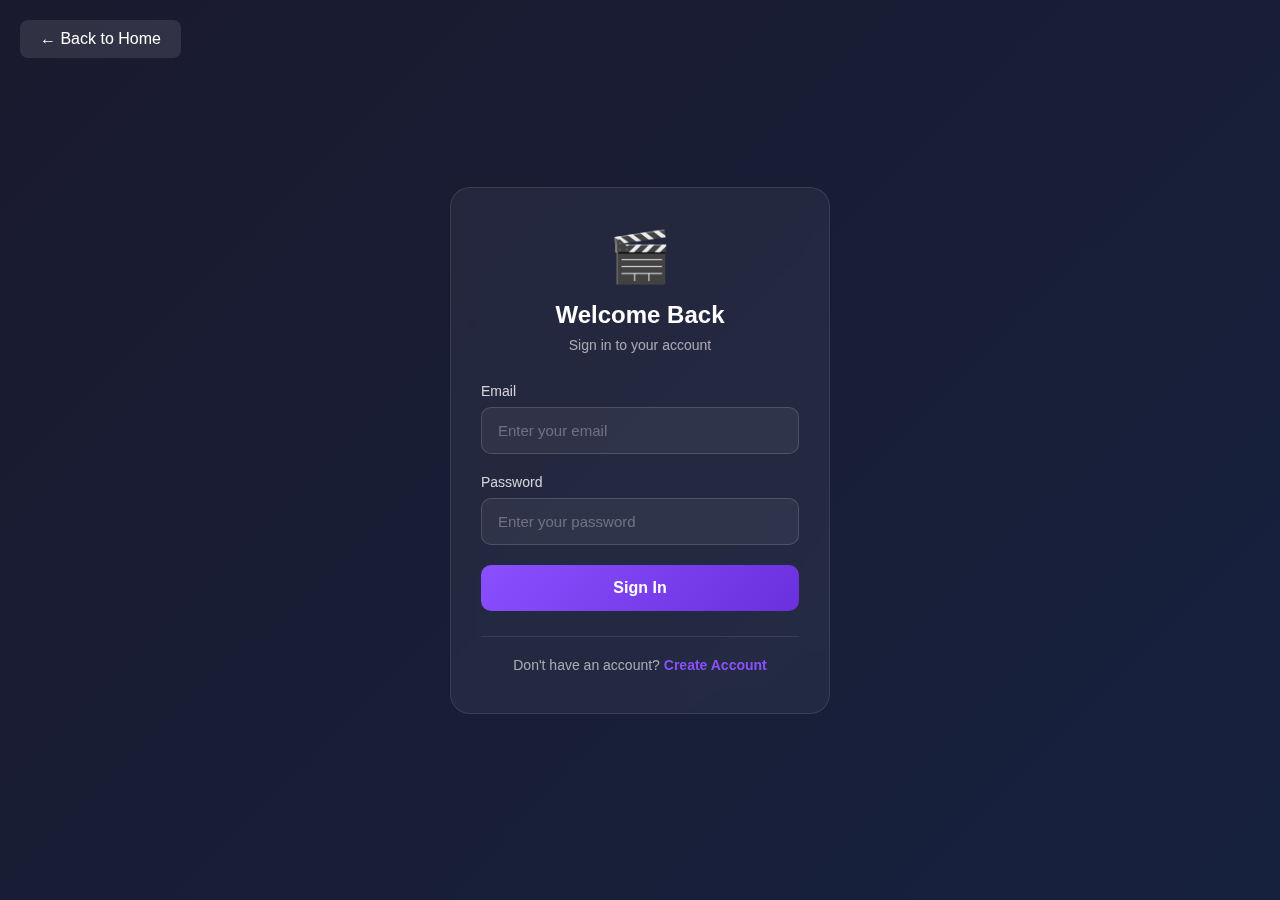
<file: Movie-theatre/public/booking/booking.html>
<!DOCTYPE html>
<html lang="en">
<head>
    <meta charset="UTF-8">
    <meta name="viewport" content="width=device-width, initial-scale=1.0, maximum-scale=5.0, user-scalable=yes">
    <meta name="mobile-web-app-capable" content="yes">
    <meta name="apple-mobile-web-app-capable" content="yes">
    <meta name="theme-color" content="#8a50ff">
    <title>Book Tickets - Nilambur Films</title>
    <link rel="stylesheet" href="booking.css?v=3">
    <link href="https://fonts.googleapis.com/css2?family=Poppins:wght@300;400;500;600;700;800&display=swap" rel="stylesheet">
</head>
<body>
    <!-- Navigation -->
    <nav class="glass-nav">
        <div class="nav-logo">
            <div class="logo-pyramid">
                <div class="pyramid-shape">
                    <div class="pyramid-face front"></div>
                    <div class="pyramid-face back"></div>
                    <div class="pyramid-face left"></div>
                    <div class="pyramid-face right"></div>
                </div>
            </div>
            <span class="logo-text">Nilambur Films</span>
        </div>
        <a href="../index.html" class="glass-btn">← Back to Home</a>
    </nav>

    <!-- Main Booking Container -->
    <div class="booking-container">
        
        <!-- Step 1: Movie Info & Screen Selection -->
        <section class="booking-step step-1 active" id="step1">
            <div class="movie-info-card liquid-card">
                <div class="movie-poster" id="moviePoster"></div>
                <div class="movie-details">
                    <h1 id="movieTitle">Loading...</h1>
                    <p class="movie-meta" id="movieMeta"></p>
                    <div class="movie-rating" id="movieRating"></div>
                </div>
            </div>

            <div class="screen-selection liquid-card">
                <h2>🎬 Select Screen</h2>
                <div class="screens-grid" id="screensGrid">
                    <!-- Screens will be loaded here -->
                </div>
            </div>

            <div class="showtime-selection liquid-card">
                <h2>🕐 Select Date & Time</h2>
                <div class="date-picker">
                    <div class="dates-container" id="datesContainer">
                        <!-- Dates will be generated here -->
                    </div>
                </div>
                <div class="times-container" id="timesContainer">
                    <!-- Times will be loaded here -->
                </div>
            </div>

            <div class="seats-info liquid-card">
                <h2>💺 How many seats?</h2>
                <div class="seats-counter">
                    <button class="counter-btn" id="decreaseSeats">−</button>
                    <span class="seats-count" id="seatsCount">2</span>
                    <button class="counter-btn" id="increaseSeats">+</button>
                </div>
                <p class="seats-hint">Select 1-10 seats</p>
            </div>

            <button class="proceed-btn glass-btn" id="proceedToSeats">Select Seats →</button>
        </section>

        <!-- Step 2: Seat Selection -->
        <section class="booking-step step-2" id="step2">
            <div class="seat-selection-header liquid-card">
                <button class="back-step-btn" id="backToStep1">← Back</button>
                <div class="selection-info">
                    <h2 id="selectedScreenName">Screen 1</h2>
                    <p id="selectedDateTime">Today, 7:30 PM</p>
                </div>
            </div>

            <div class="screen-display">
                <div class="screen-curve">
                    <span>SCREEN</span>
                </div>
            </div>

            <div class="seat-layout-container liquid-card">
                <div class="seat-layout" id="seatLayout">
                    <!-- Seats will be generated here -->
                </div>
            </div>

            <div class="seat-legend">
                <div class="legend-item">
                    <div class="seat-demo available"></div>
                    <span>Available</span>
                </div>
                <div class="legend-item">
                    <div class="seat-demo selected"></div>
                    <span>Selected</span>
                </div>
                <div class="legend-item">
                    <div class="seat-demo booked"></div>
                    <span>Booked</span>
                </div>
                <div class="legend-item">
                    <div class="seat-demo premium"></div>
                    <span>Premium</span>
                </div>
            </div>

            <div class="selection-summary liquid-card">
                <div class="summary-row">
                    <span>Selected Seats:</span>
                    <span id="selectedSeatsList">None</span>
                </div>
                <div class="summary-row">
                    <span>Price per seat:</span>
                    <span id="pricePerSeat">₹0</span>
                </div>
                <div class="summary-row total">
                    <span>Subtotal:</span>
                    <span id="subtotal">₹0</span>
                </div>
            </div>

            <button class="proceed-btn glass-btn" id="proceedToPayment" disabled>Proceed to Payment →</button>
        </section>

        <!-- Step 3: Payment -->
        <section class="booking-step step-3" id="step3">
            <div class="payment-header liquid-card">
                <button class="back-step-btn" id="backToStep2">← Back</button>
                <h2>💳 Payment Details</h2>
            </div>

            <div class="booking-summary liquid-card">
                <h3>Booking Summary</h3>
                <div class="summary-details">
                    <div class="summary-item">
                        <span class="label">Movie</span>
                        <span class="value" id="summaryMovie">-</span>
                    </div>
                    <div class="summary-item">
                        <span class="label">Screen</span>
                        <span class="value" id="summaryScreen">-</span>
                    </div>
                    <div class="summary-item">
                        <span class="label">Date & Time</span>
                        <span class="value" id="summaryDateTime">-</span>
                    </div>
                    <div class="summary-item">
                        <span class="label">Seats</span>
                        <span class="value" id="summarySeats">-</span>
                    </div>
                </div>

                <div class="price-breakdown">
                    <div class="price-row">
                        <span>Ticket Price</span>
                        <span id="paymentSubtotal">₹0</span>
                    </div>
                    <div class="price-row">
                        <span>Convenience Fee</span>
                        <span>₹0</span>
                    </div>
                    <div class="price-row gst">
                        <span>GST (18%)</span>
                        <span id="paymentGST">₹0</span>
                    </div>
                    <div class="price-row total">
                        <span>Total Amount</span>
                        <span id="paymentTotal">₹0</span>
                    </div>
                </div>
            </div>

            <div class="payment-methods liquid-card">
                <h3>Payment Method</h3>
                <div class="methods-grid">
                    <button class="method-btn active" data-method="razorpay">
                        <img src="https://razorpay.com/favicon.png" alt="Razorpay">
                        <span>Razorpay</span>
                    </button>
                </div>
            </div>

            <button class="pay-btn glass-btn" id="payNowBtn">
                <span class="btn-text">Pay Now</span>
                <span class="btn-loader" style="display: none;">Processing...</span>
            </button>

            <p class="secure-text">🔒 Secure payment powered by Razorpay</p>
        </section>

        <!-- Step 4: Confirmation -->
        <section class="booking-step step-4" id="step4">
            <div class="confirmation-card liquid-card">
                <div class="success-icon">✓</div>
                <h1>Booking Confirmed!</h1>
                <p class="booking-id-display">Booking ID: <strong id="finalBookingId">-</strong></p>
                
                <div class="ticket-preview">
                    <div class="qr-code" id="qrCodeContainer">
                        <!-- QR Code will be inserted here -->
                    </div>
                    <p class="qr-hint">Show this QR code at the entrance</p>
                </div>

                <div class="confirmation-details">
                    <div class="detail-row">
                        <span>🎬</span>
                        <span id="confirmMovie">-</span>
                    </div>
                    <div class="detail-row">
                        <span>📍</span>
                        <span id="confirmScreen">-</span>
                    </div>
                    <div class="detail-row">
                        <span>📅</span>
                        <span id="confirmDateTime">-</span>
                    </div>
                    <div class="detail-row">
                        <span>💺</span>
                        <span id="confirmSeats">-</span>
                    </div>
                    <div class="detail-row">
                        <span>💰</span>
                        <span id="confirmAmount">-</span>
                    </div>
                </div>

                <p class="email-notice">📧 A confirmation email has been sent to your registered email address</p>

                <div class="confirmation-actions">
                    <a href="../ticket/ticket.html" class="action-btn glass-btn">View My Tickets</a>
                    <a href="../index.html" class="action-btn secondary">Back to Home</a>
                </div>
            </div>
        </section>

    </div>

    <!-- Razorpay Script -->
    <script src="https://checkout.razorpay.com/v1/checkout.js"></script>
    <script src="booking.js?v=3"></script>
</body>
</html>
</file>
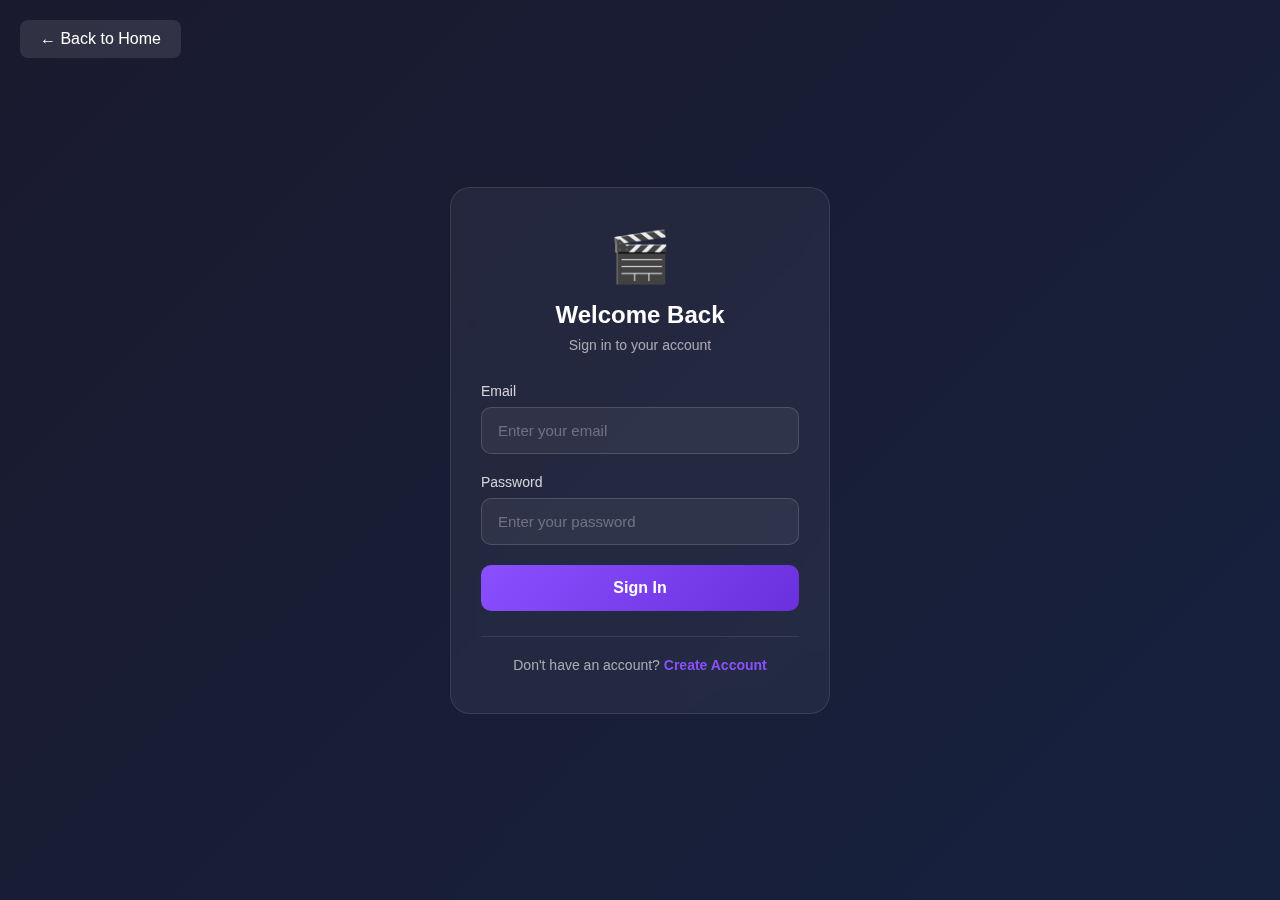
<file: Movie-theatre/public/bookings/bookings.html>
<!DOCTYPE html>
<html lang="en">
<head>
    <meta charset="UTF-8">
    <meta name="viewport" content="width=device-width, initial-scale=1.0, maximum-scale=5.0, user-scalable=yes">
    <meta name="mobile-web-app-capable" content="yes">
    <meta name="apple-mobile-web-app-capable" content="yes">
    <meta name="apple-mobile-web-app-status-bar-style" content="black-translucent">
    <title>My Bookings - Nilambur Films</title>
    <link rel="stylesheet" href="bookings.css?v=1.0">
    <link href="https://fonts.googleapis.com/css2?family=Poppins:wght@300;400;500;600;700;800&display=swap" rel="stylesheet">
</head>
<body>
    <!-- Mobile Menu Overlay -->
    <div class="mobile-menu-overlay" id="mobileMenuOverlay"></div>
    
    <!-- Navigation -->
    <nav class="glass-nav">
        <div class="nav-logo">
            <div class="logo-pyramid">
                <div class="pyramid-shape">
                    <div class="pyramid-face front"></div>
                    <div class="pyramid-face back"></div>
                    <div class="pyramid-face left"></div>
                    <div class="pyramid-face right"></div>
                </div>
            </div>
            <span class="logo-text">Nilambur Films</span>
        </div>
        
        <ul class="nav-menu">
            <li><a href="../index.html">Home</a></li>
            <li><a href="../about/about.html">About</a></li>
            <li><a href="../movies/movies.html">Movies</a></li>
            <li><a href="../experience/experience.html">Experiences</a></li>
            <li><a href="../contact/contact.html">Contact</a></li>
            <li><a href="../ticket/ticket.html">Tickets</a></li>
        </ul>
        
        <!-- Mobile Menu -->
        <div class="mobile-menu" id="mobileMenu">
            <ul class="mobile-nav-menu">
                <li><a href="../index.html">Home</a></li>
                <li><a href="../about/about.html">About</a></li>
                <li><a href="../movies/movies.html">Movies</a></li>
                <li><a href="../experience/experience.html">Experiences</a></li>
                <li><a href="../contact/contact.html">Contact</a></li>
                <li><a href="../ticket/ticket.html">Tickets</a></li>
            </ul>
        </div>
        
        <div class="nav-right">
            <button class="mobile-menu-toggle" id="mobileMenuToggle" aria-label="Toggle menu">
                <span></span>
                <span></span>
                <span></span>
            </button>
            <a href="../index.html" class="glass-btn back-btn">← Back</a>
        </div>
    </nav>

    <!-- Bookings Section -->
    <section class="bookings-section">
        <div class="container">
            <div class="bookings-header">
                <h1>My Bookings</h1>
                <p>View and manage all your movie bookings</p>
            </div>

            <div id="loadingState" class="loading-state">
                <div class="spinner"></div>
                <p>Loading your bookings...</p>
            </div>

            <div id="emptyState" class="empty-state" style="display: none;">
                <div class="empty-icon">🎬</div>
                <h2>No Bookings Yet</h2>
                <p>You haven't made any bookings yet. Start booking your favorite movies!</p>
                <a href="../movies/movies.html" class="btn btn-primary">Browse Movies</a>
            </div>

            <div id="bookingsGrid" class="bookings-grid"></div>
        </div>
    </section>

    <script src="../shared/mobile-menu.js?v=1.0"></script>
    <script src="bookings.js?v=1.0"></script>
</body>
</html>
</file>
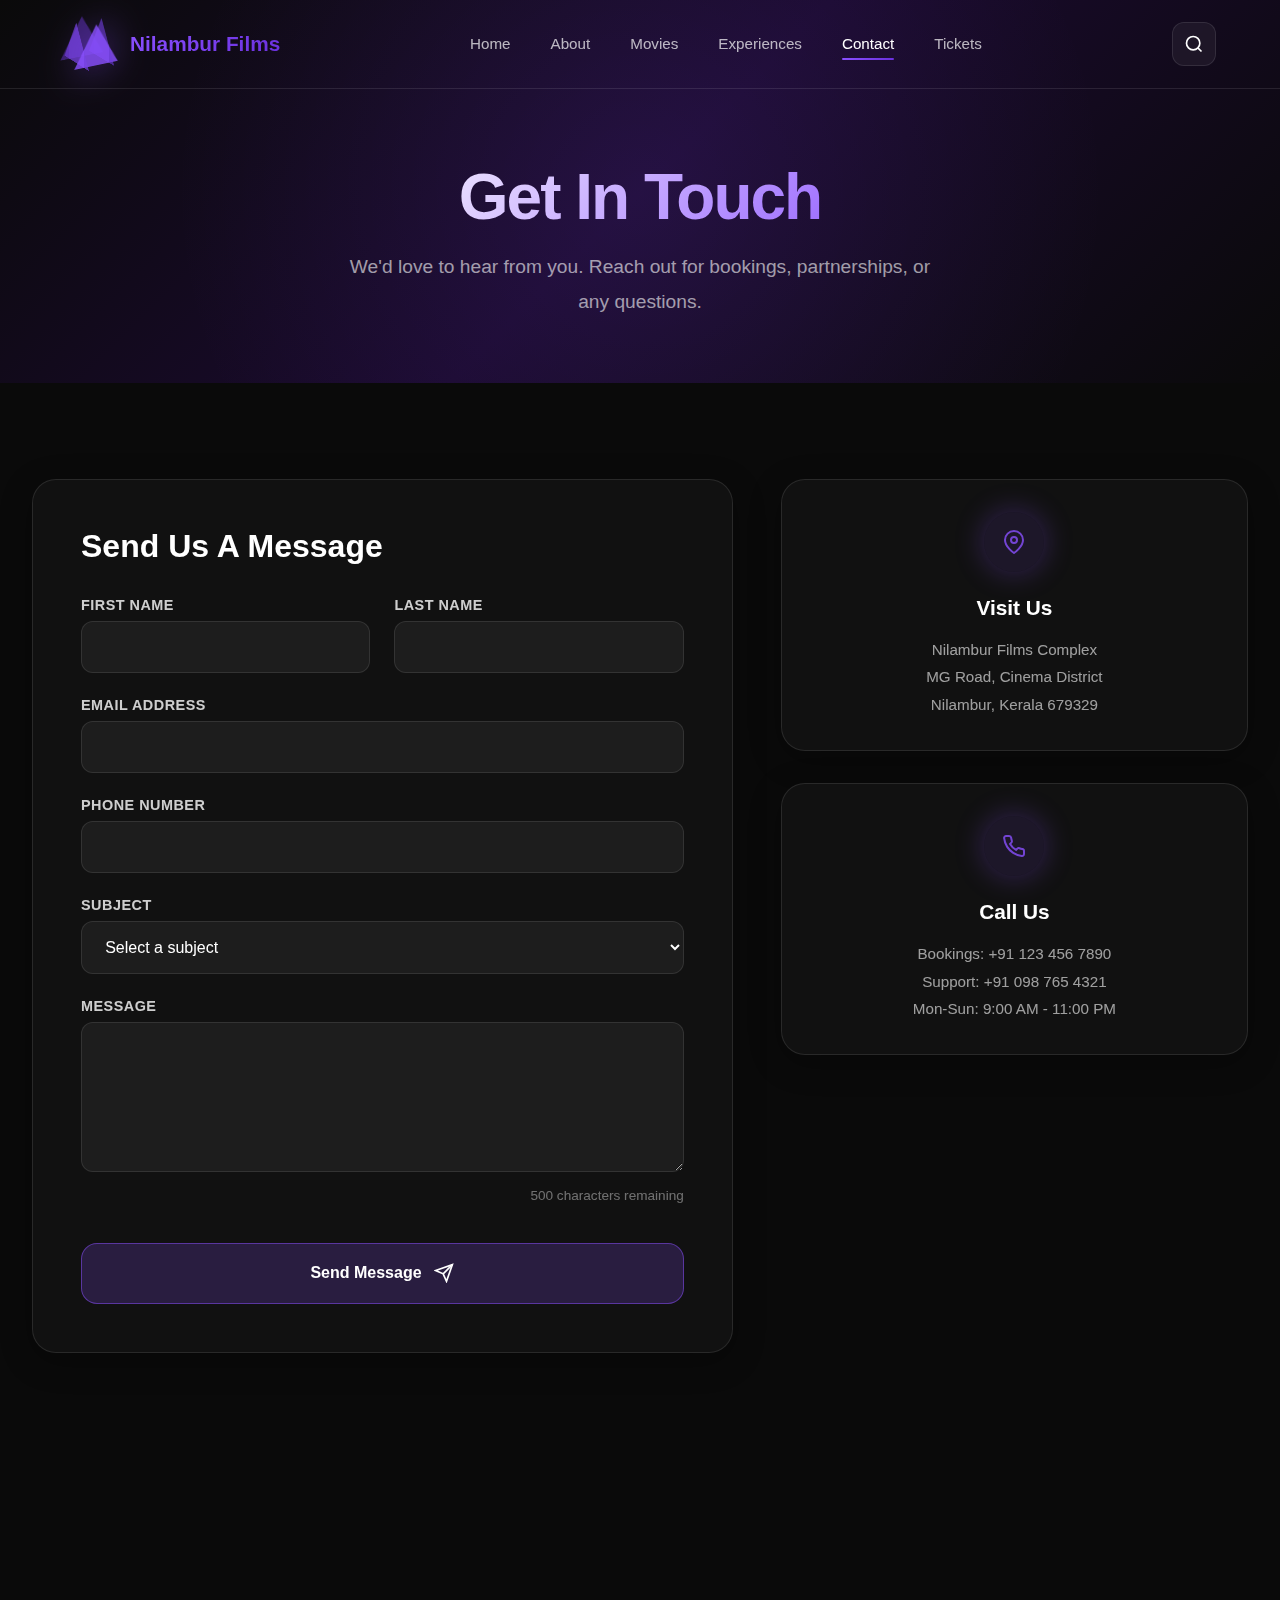
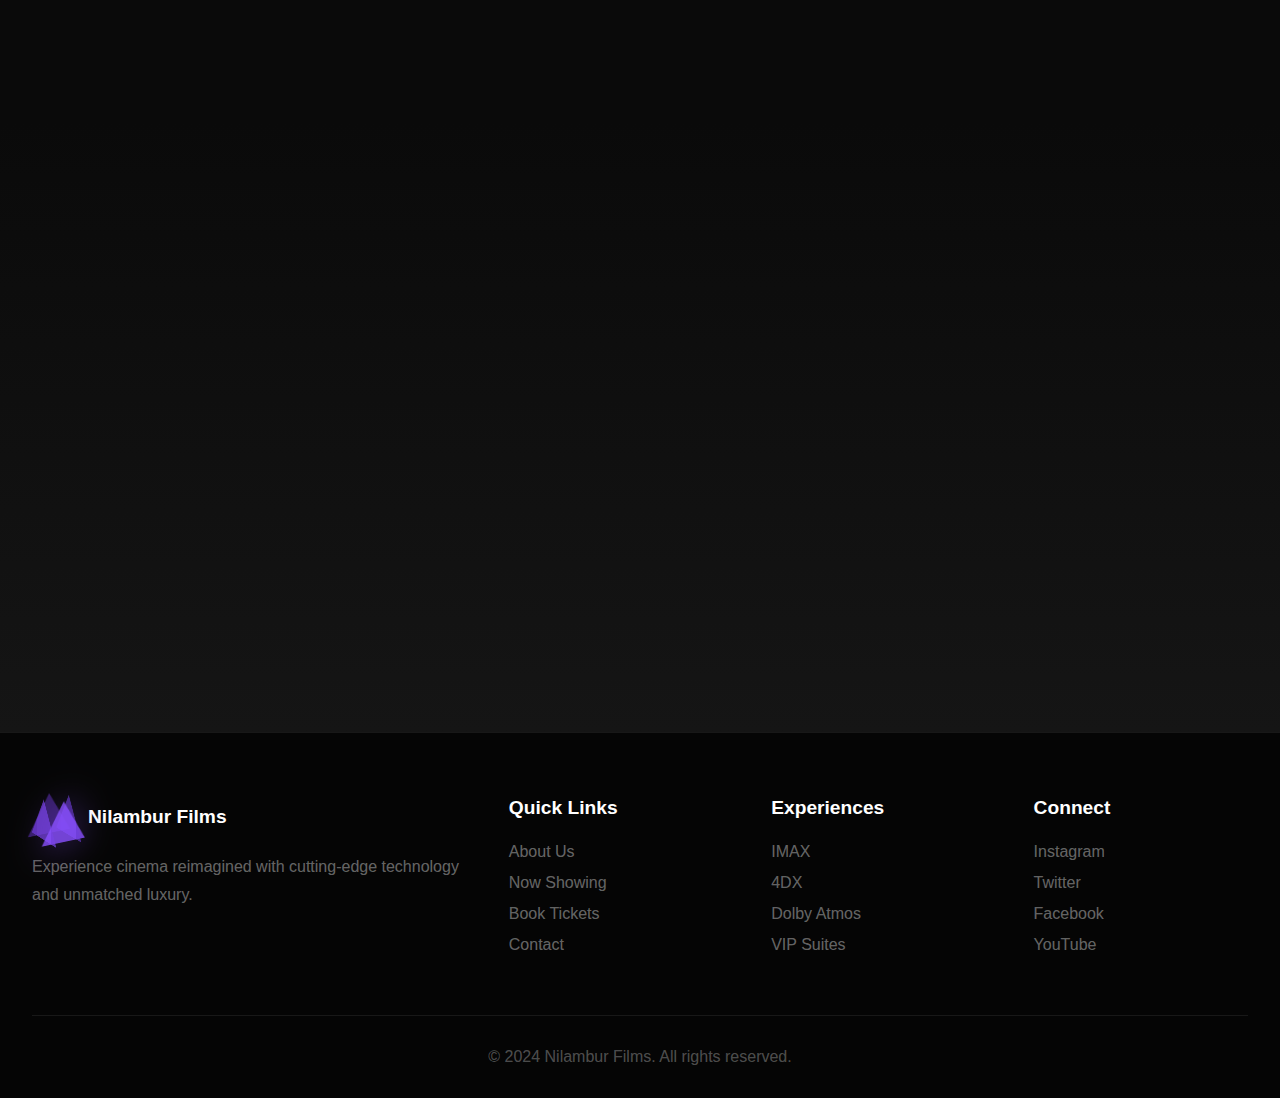
<file: Movie-theatre/public/contact/contact.html>
<!DOCTYPE html>
<html lang="en">
<head>
    <meta charset="UTF-8">
    <meta name="viewport" content="width=device-width, initial-scale=1.0">
    <title>Contact Us - Nilambur Films</title>
    <link rel="stylesheet" href="contact.css">
</head>
<body>
    <!-- Transparent Navigation -->
    <nav class="glass-nav">
        <div class="nav-logo">
            <div class="logo-pyramid">
                <div class="pyramid-shape">
                    <div class="pyramid-face front"></div>
                    <div class="pyramid-face back"></div>
                    <div class="pyramid-face left"></div>
                    <div class="pyramid-face right"></div>
                </div>
            </div>
            <span class="logo-text">Nilambur Films</span>
        </div>
        
        <ul class="nav-menu">
            <li><a href="../index.html">Home</a></li>
            <li><a href="../about/about.html">About</a></li>
            <li><a href="../movies/movies.html">Movies</a></li>
            <li><a href="../experience/experience.html">Experiences</a></li>
            <li><a href="contact.html" class="active">Contact</a></li>
            <li><a href="../ticket/ticket.html">Tickets</a></li>
        </ul>
        
        <div class="nav-right">
            <button class="search-btn glass-btn">
                <svg width="20" height="20" viewBox="0 0 24 24" fill="none" stroke="currentColor" stroke-width="2">
                    <circle cx="11" cy="11" r="8"></circle>
                    <path d="m21 21-4.35-4.35"></path>
                </svg>
            </button>
        </div>
    </nav>

    <!-- Contact Hero Section -->
    <section class="contact-hero">
        <div class="container">
            <div class="contact-hero-content">
                <h1 class="page-title">Get In Touch</h1>
                <p class="page-subtitle">We'd love to hear from you. Reach out for bookings, partnerships, or any questions.</p>
            </div>
        </div>
    </section>

    <!-- Contact Content Section -->
    <section class="contact-content">
        <div class="container">
            <div class="contact-grid">
                
                <!-- Contact Form -->
                <div class="contact-form-wrapper liquid-card">
                    <h2>Send Us A Message</h2>
                    <form class="contact-form" id="contactForm">
                        <div class="form-row">
                            <div class="form-group">
                                <label for="firstName">First Name</label>
                                <input type="text" id="firstName" name="firstName" required>
                            </div>
                            <div class="form-group">
                                <label for="lastName">Last Name</label>
                                <input type="text" id="lastName" name="lastName" required>
                            </div>
                        </div>
                        
                        <div class="form-group">
                            <label for="email">Email Address</label>
                            <input type="email" id="email" name="email" required>
                        </div>
                        
                        <div class="form-group">
                            <label for="phone">Phone Number</label>
                            <input type="tel" id="phone" name="phone">
                        </div>
                        
                        <div class="form-group">
                            <label for="subject">Subject</label>
                            <select id="subject" name="subject" required>
                                <option value="">Select a subject</option>
                                <option value="booking">Ticket Booking</option>
                                <option value="partnership">Partnership Inquiry</option>
                                <option value="feedback">Feedback</option>
                                <option value="technical">Technical Support</option>
                                <option value="other">Other</option>
                            </select>
                        </div>
                        
                        <div class="form-group">
                            <label for="message">Message</label>
                            <textarea id="message" name="message" rows="6" required></textarea>
                        </div>
                        
                        <button type="submit" class="submit-btn">
                            <span>Send Message</span>
                            <svg width="20" height="20" viewBox="0 0 24 24" fill="none" stroke="currentColor" stroke-width="2">
                                <line x1="22" y1="2" x2="11" y2="13"></line>
                                <polygon points="22 2 15 22 11 13 2 9 22 2"></polygon>
                            </svg>
                        </button>
                    </form>
                </div>

                <!-- Contact Info Sidebar -->
                <div class="contact-info-sidebar">
                    
                    <!-- Location Card -->
                    <div class="info-card liquid-card">
                        <div class="info-icon">
                            <svg width="24" height="24" viewBox="0 0 24 24" fill="none" stroke="currentColor" stroke-width="2">
                                <path d="M21 10c0 7-9 13-9 13s-9-6-9-13a9 9 0 0 1 18 0z"></path>
                                <circle cx="12" cy="10" r="3"></circle>
                            </svg>
                        </div>
                        <h3>Visit Us</h3>
                        <p>Nilambur Films Complex<br>
                        MG Road, Cinema District<br>
                        Nilambur, Kerala 679329</p>
                    </div>

                    <!-- Phone Card -->
                    <div class="info-card liquid-card">
                        <div class="info-icon">
                            <svg width="24" height="24" viewBox="0 0 24 24" fill="none" stroke="currentColor" stroke-width="2">
                                <path d="M22 16.92v3a2 2 0 0 1-2.18 2 19.79 19.79 0 0 1-8.63-3.07 19.5 19.5 0 0 1-6-6 19.79 19.79 0 0 1-3.07-8.67A2 2 0 0 1 4.11 2h3a2 2 0 0 1 2 1.72 12.84 12.84 0 0 0 .7 2.81 2 2 0 0 1-.45 2.11L8.09 9.91a16 16 0 0 0 6 6l1.27-1.27a2 2 0 0 1 2.11-.45 12.84 12.84 0 0 0 2.81.7A2 2 0 0 1 22 16.92z"></path>
                            </svg>
                        </div>
                        <h3>Call Us</h3>
                        <p>Bookings: +91 123 456 7890<br>
                        Support: +91 098 765 4321<br>
                        Mon-Sun: 9:00 AM - 11:00 PM</p>
                    </div>

                    <!-- Email Card -->
                    <div class="info-card liquid-card">
                        <div class="info-icon">
                            <svg width="24" height="24" viewBox="0 0 24 24" fill="none" stroke="currentColor" stroke-width="2">
                                <path d="M4 4h16c1.1 0 2 .9 2 2v12c0 1.1-.9 2-2 2H4c-1.1 0-2-.9-2-2V6c0-1.1.9-2 2-2z"></path>
                                <polyline points="22,6 12,13 2,6"></polyline>
                            </svg>
                        </div>
                        <h3>Email Us</h3>
                        <p>info@nilamburfilms.com<br>
                        bookings@nilamburfilms.com<br>
                        support@nilamburfilms.com</p>
                    </div>

                    <!-- Social Media Card -->
                    <div class="info-card liquid-card">
                        <div class="info-icon">
                            <svg width="24" height="24" viewBox="0 0 24 24" fill="none" stroke="currentColor" stroke-width="2">
                                <circle cx="12" cy="12" r="10"></circle>
                                <path d="M8.56 2.75c4.37 6.03 6.02 9.42 8.03 17.72m2.54-15.38c-3.72 4.35-8.94 5.66-16.88 5.85m19.5 1.9c-3.5-.93-6.63-.82-8.94 0-2.58.92-5.01 2.86-7.44 6.32"></path>
                            </svg>
                        </div>
                        <h3>Follow Us</h3>
                        <div class="social-links">
                            <a href="#" class="social-btn">
                                <svg width="20" height="20" viewBox="0 0 24 24" fill="currentColor">
                                    <path d="M24 12.073c0-6.627-5.373-12-12-12s-12 5.373-12 12c0 5.99 4.388 10.954 10.125 11.854v-8.385H7.078v-3.47h3.047V9.43c0-3.007 1.792-4.669 4.533-4.669 1.312 0 2.686.235 2.686.235v2.953H15.83c-1.491 0-1.956.925-1.956 1.874v2.25h3.328l-.532 3.47h-2.796v8.385C19.612 23.027 24 18.062 24 12.073z"/>
                                </svg>
                            </a>
                            <a href="#" class="social-btn">
                                <svg width="20" height="20" viewBox="0 0 24 24" fill="currentColor">
                                    <path d="M23.953 4.57a10 10 0 01-2.825.775 4.958 4.958 0 002.163-2.723c-.951.555-2.005.959-3.127 1.184a4.92 4.92 0 00-8.384 4.482C7.69 8.095 4.067 6.13 1.64 3.162a4.822 4.822 0 00-.666 2.475c0 1.71.87 3.213 2.188 4.096a4.904 4.904 0 01-2.228-.616v.06a4.923 4.923 0 003.946 4.827 4.996 4.996 0 01-2.212.085 4.936 4.936 0 004.604 3.417 9.867 9.867 0 01-6.102 2.105c-.39 0-.779-.023-1.17-.067a13.995 13.995 0 007.557 2.209c9.053 0 13.998-7.496 13.998-13.985 0-.21 0-.42-.015-.63A9.935 9.935 0 0024 4.59z"/>
                                </svg>
                            </a>
                            <a href="#" class="social-btn">
                                <svg width="20" height="20" viewBox="0 0 24 24" fill="currentColor">
                                    <path d="M12 0C8.74 0 8.333.015 7.053.072 5.775.132 4.905.333 4.14.63c-.789.306-1.459.717-2.126 1.384S.935 3.35.63 4.14C.333 4.905.131 5.775.072 7.053.012 8.333 0 8.74 0 12s.015 3.667.072 4.947c.06 1.277.261 2.148.558 2.913.306.788.717 1.459 1.384 2.126.667.666 1.336 1.079 2.126 1.384.766.296 1.636.499 2.913.558C8.333 23.988 8.74 24 12 24s3.667-.015 4.947-.072c1.277-.06 2.148-.262 2.913-.558.788-.306 1.459-.718 2.126-1.384.666-.667 1.079-1.335 1.384-2.126.296-.765.499-1.636.558-2.913.06-1.28.072-1.687.072-4.947s-.015-3.667-.072-4.947c-.06-1.277-.262-2.149-.558-2.913-.306-.789-.718-1.459-1.384-2.126C21.319 1.347 20.651.935 19.86.63c-.765-.297-1.636-.499-2.913-.558C15.667.012 15.26 0 12 0zm0 2.16c3.203 0 3.585.016 4.85.071 1.17.055 1.805.249 2.227.415.562.217.96.477 1.382.896.419.42.679.819.896 1.381.164.422.36 1.057.413 2.227.057 1.266.07 1.646.07 4.85s-.015 3.585-.074 4.85c-.061 1.17-.256 1.805-.421 2.227-.224.562-.479.96-.899 1.382-.419.419-.824.679-1.38.896-.42.164-1.065.36-2.235.413-1.274.057-1.649.07-4.859.07-3.211 0-3.586-.015-4.859-.074-1.171-.061-1.816-.256-2.236-.421-.569-.224-.96-.479-1.379-.899-.421-.419-.69-.824-.9-1.38-.165-.42-.359-1.065-.42-2.235-.045-1.26-.061-1.649-.061-4.844 0-3.196.016-3.586.061-4.861.061-1.17.255-1.814.42-2.234.21-.57.479-.96.9-1.381.419-.419.81-.689 1.379-.898.42-.166 1.051-.361 2.221-.421 1.275-.045 1.65-.06 4.859-.06l.045.03zm0 3.678c-3.405 0-6.162 2.76-6.162 6.162 0 3.405 2.76 6.162 6.162 6.162 3.405 0 6.162-2.76 6.162-6.162 0-3.405-2.76-6.162-6.162-6.162zM12 16c-2.21 0-4-1.79-4-4s1.79-4 4-4 4 1.79 4 4-1.79 4-4 4zm7.846-10.405c0 .795-.646 1.44-1.44 1.44-.795 0-1.44-.646-1.44-1.44 0-.794.646-1.439 1.44-1.439.793-.001 1.44.645 1.44 1.439z"/>
                                </svg>
                            </a>
                            <a href="#" class="social-btn">
                                <svg width="20" height="20" viewBox="0 0 24 24" fill="currentColor">
                                    <path d="M23.498 6.186a3.016 3.016 0 0 0-2.122-2.136C19.505 3.545 12 3.545 12 3.545s-7.505 0-9.377.505A3.017 3.017 0 0 0 .502 6.186C0 8.07 0 12 0 12s0 3.93.502 5.814a3.016 3.016 0 0 0 2.122 2.136c1.871.505 9.376.505 9.376.505s7.505 0 9.377-.505a3.015 3.015 0 0 0 2.122-2.136C24 15.93 24 12 24 12s0-3.93-.502-5.814zM9.545 15.568V8.432L15.818 12l-6.273 3.568z"/>
                                </svg>
                            </a>
                        </div>
                    </div>

                </div>

            </div>
        </div>
    </section>

    <!-- Map Section -->
    <section class="map-section">
        <div class="container">
            <div class="map-wrapper liquid-card">
                <div class="map-placeholder">
                    <div class="map-icon">
                        <svg width="60" height="60" viewBox="0 0 24 24" fill="none" stroke="currentColor" stroke-width="2">
                            <path d="M21 10c0 7-9 13-9 13s-9-6-9-13a9 9 0 0 1 18 0z"></path>
                            <circle cx="12" cy="10" r="3"></circle>
                        </svg>
                    </div>
                    <p>Interactive map loading...</p>
                    <small>Nilambur Films Complex, MG Road, Kerala</small>
                </div>
            </div>
        </div>
    </section>

    <!-- Footer -->
    <footer class="footer">
        <div class="container">
            <div class="footer-grid">
                <div class="footer-col">
                    <div class="footer-logo">
                        <div class="logo-pyramid small">
                            <div class="pyramid-shape">
                                <div class="pyramid-face front"></div>
                                <div class="pyramid-face back"></div>
                                <div class="pyramid-face left"></div>
                                <div class="pyramid-face right"></div>
                            </div>
                        </div>
                        <span>Nilambur Films</span>
                    </div>
                    <p>Experience cinema reimagined with cutting-edge technology and unmatched luxury.</p>
                </div>
                <div class="footer-col">
                    <h4>Quick Links</h4>
                    <ul>
                        <li><a href="#about">About Us</a></li>
                        <li><a href="#movies">Now Showing</a></li>
                        <li><a href="#tickets">Book Tickets</a></li>
                        <li><a href="#contact">Contact</a></li>
                    </ul>
                </div>
                <div class="footer-col">
                    <h4>Experiences</h4>
                    <ul>
                        <li><a href="#imax">IMAX</a></li>
                        <li><a href="#4dx">4DX</a></li>
                        <li><a href="#dolby">Dolby Atmos</a></li>
                        <li><a href="#vip">VIP Suites</a></li>
                    </ul>
                </div>
                <div class="footer-col">
                    <h4>Connect</h4>
                    <ul>
                        <li><a href="#instagram">Instagram</a></li>
                        <li><a href="#twitter">Twitter</a></li>
                        <li><a href="#facebook">Facebook</a></li>
                        <li><a href="#youtube">YouTube</a></li>
                    </ul>
                </div>
            </div>
            <div class="footer-bottom">
                <p>&copy; 2024 Nilambur Films. All rights reserved.</p>
            </div>
        </div>
    </footer>

    <script src="contact.js"></script>
</body>
</html>
</file>
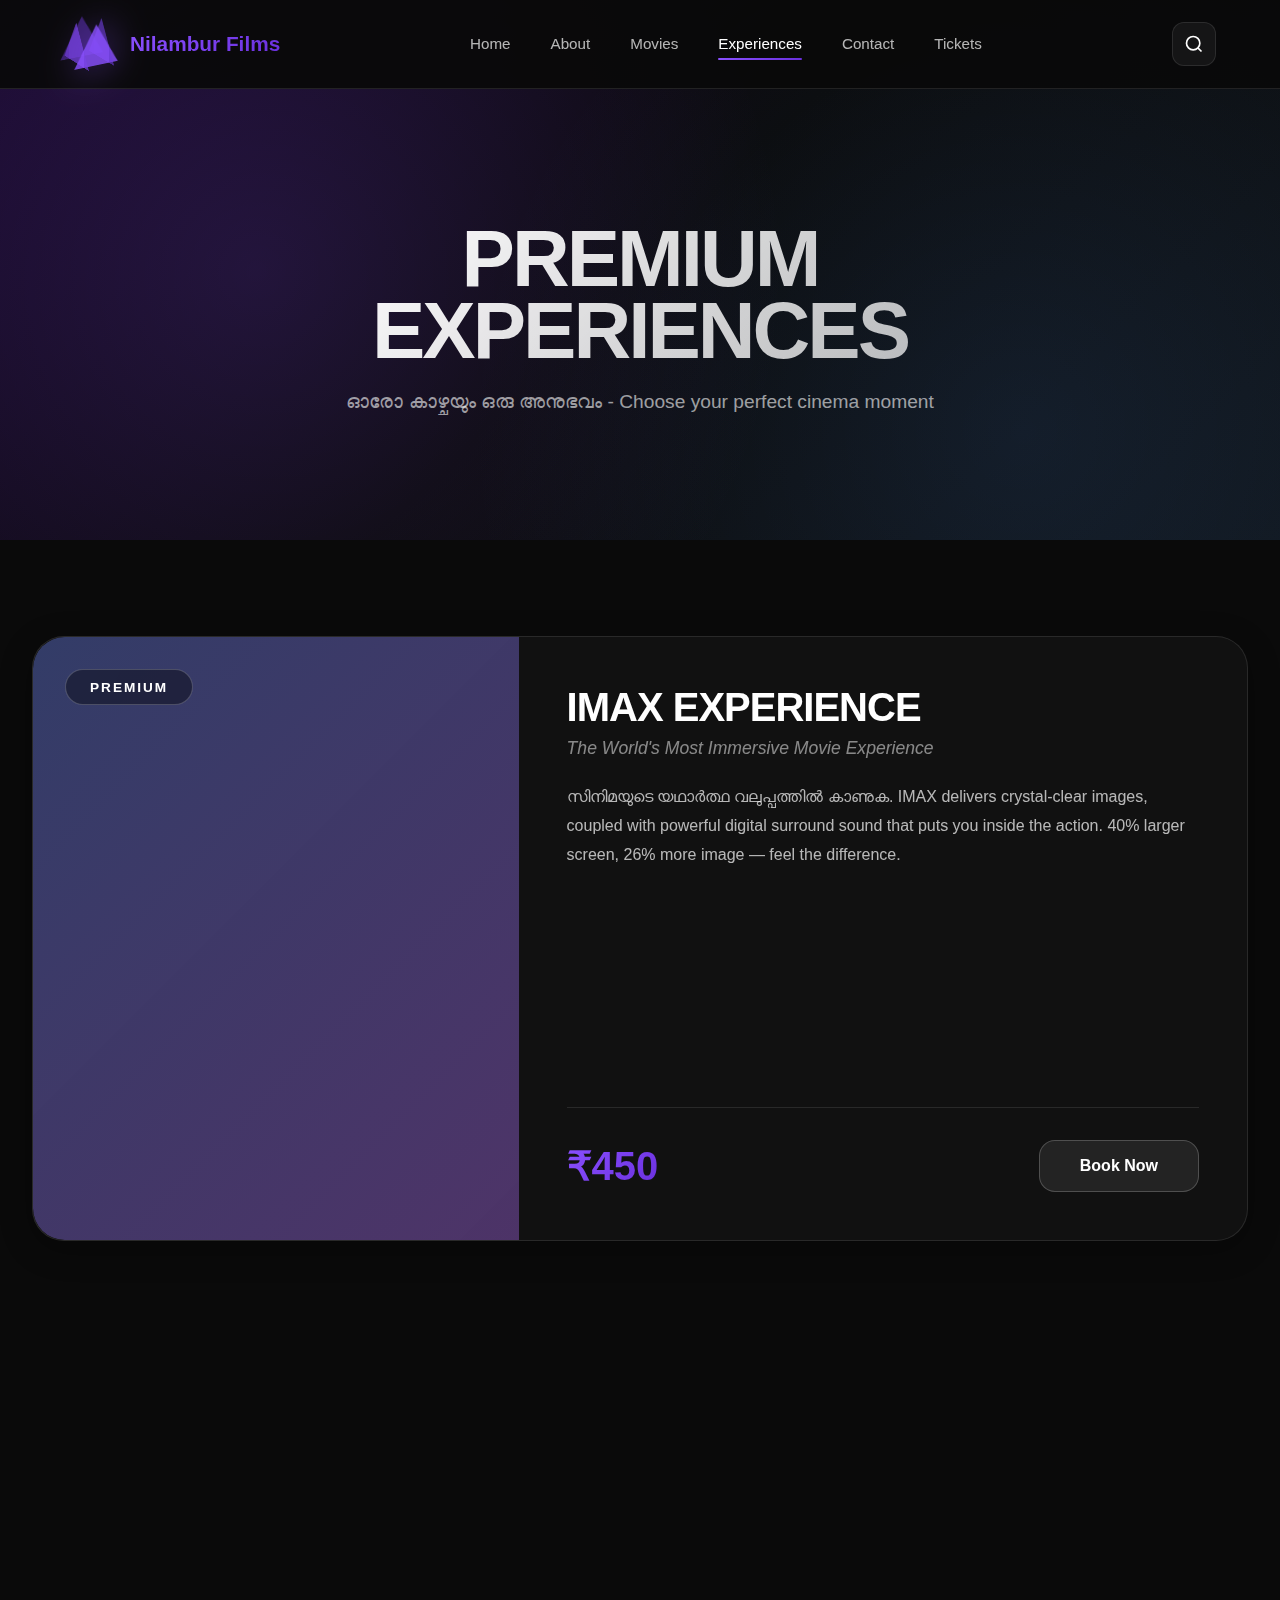
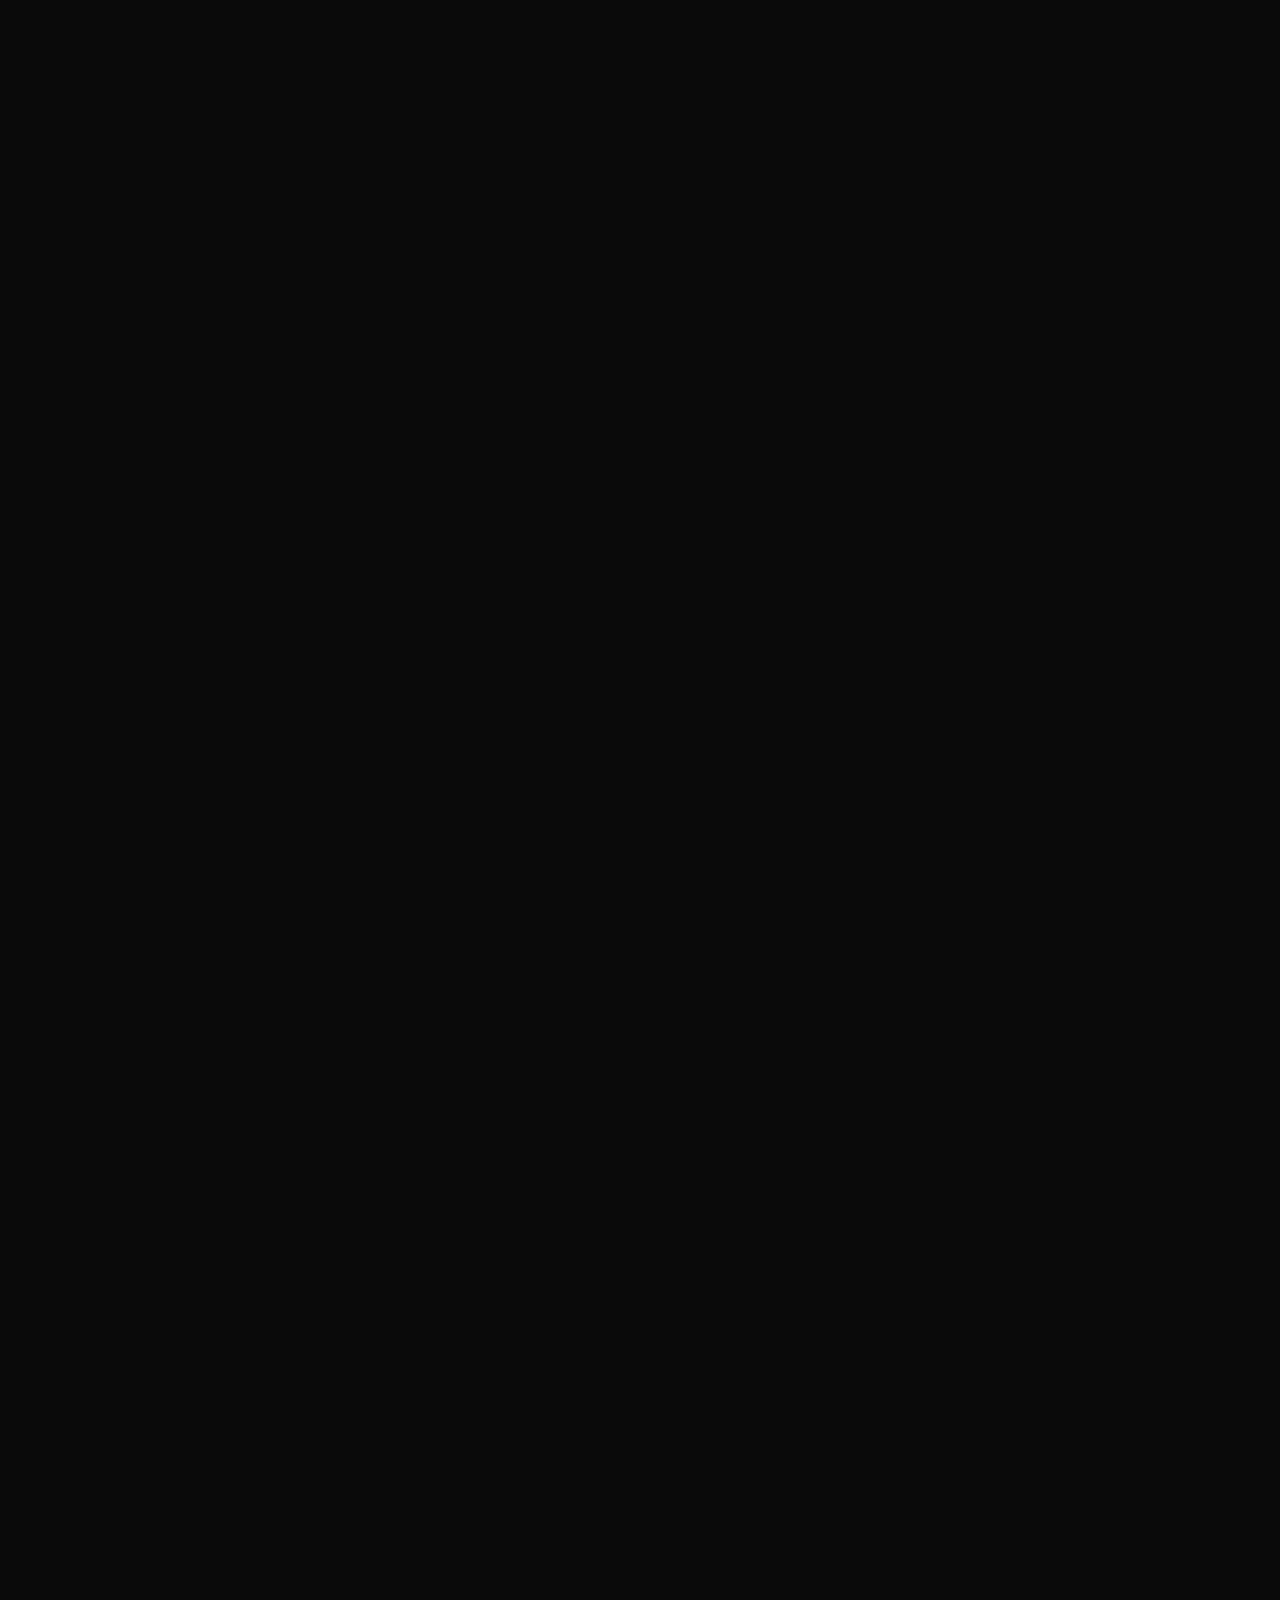
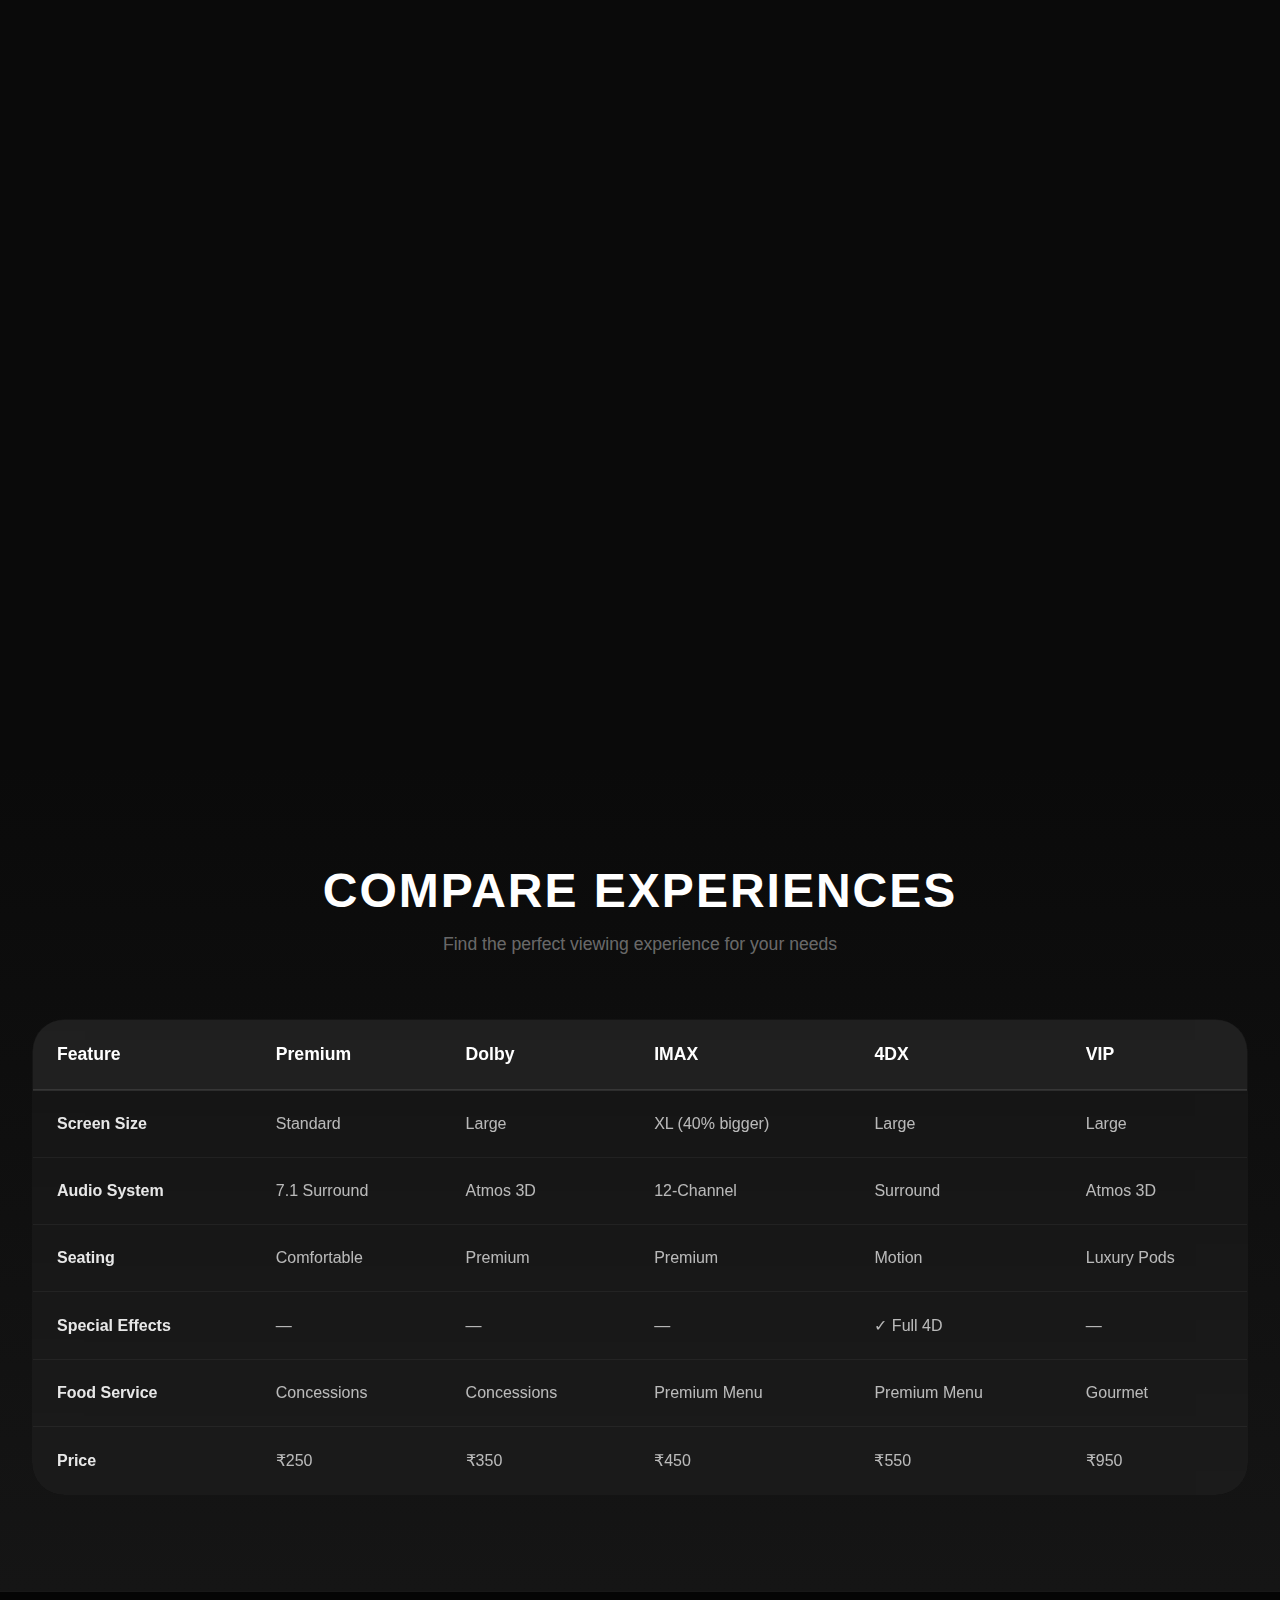
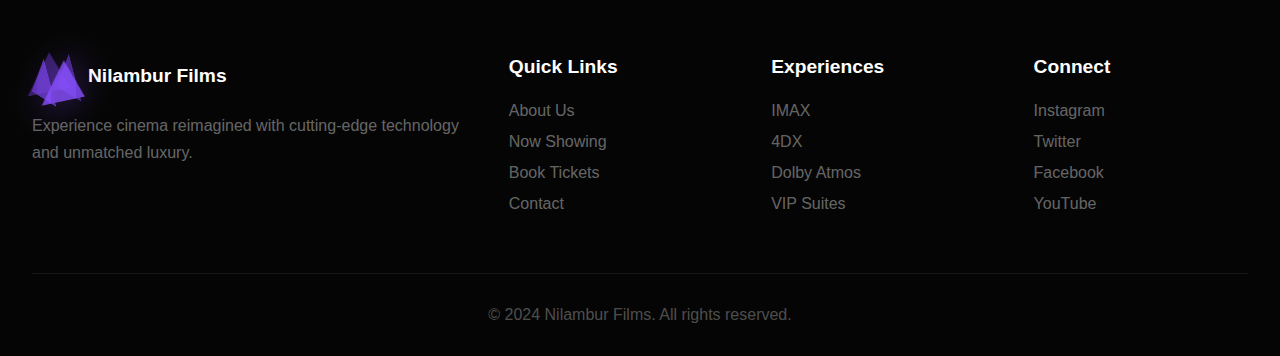
<file: Movie-theatre/public/experience/experience.html>
<!DOCTYPE html>
<html lang="en">
<head>
    <meta charset="UTF-8">
    <meta name="viewport" content="width=device-width, initial-scale=1.0">
    <title>Experiences - Nilambur Films</title>
    <link rel="stylesheet" href="experience.css">
</head>
<body>
    <!-- Navigation - EXACTLY MATCHING INDEX -->
    <nav class="glass-nav">
        <div class="nav-logo">
            <div class="logo-pyramid">
                <div class="pyramid-shape">
                    <div class="pyramid-face front"></div>
                    <div class="pyramid-face back"></div>
                    <div class="pyramid-face left"></div>
                    <div class="pyramid-face right"></div>
                </div>
            </div>
            <span class="logo-text">Nilambur Films</span>
        </div>
        
        <ul class="nav-menu">
            <li><a href="../index.html">Home</a></li>
            <li><a href="../about/about.html">About</a></li>
            <li><a href="../movies/movies.html">Movies</a></li>
            <li><a href="experience.html" class="active">Experiences</a></li>
            <li><a href="../contact/contact.html">Contact</a></li>
            <li><a href="../ticket/ticket.html">Tickets</a></li>
        </ul>
        
        <div class="nav-right">
            <button class="search-btn glass-btn">
                <svg width="20" height="20" viewBox="0 0 24 24" fill="none" stroke="currentColor" stroke-width="2">
                    <circle cx="11" cy="11" r="8"></circle>
                    <path d="m21 21-4.35-4.35"></path>
                </svg>
            </button>
        </div>
    </nav>

    <!-- Hero Section -->
    <section class="hero" id="experiences">
        <div class="hero-overlay"></div>
        <div class="hero-content">
            <h1 class="hero-title">PREMIUM<br>EXPERIENCES</h1>
            <p class="hero-subtitle">ഓരോ കാഴ്ചയും ഒരു അനുഭവം - Choose your perfect cinema moment</p>
        </div>
    </section>

    <!-- Main Experiences Grid -->
    <section class="experiences-section">
        <div class="container">
            
            <!-- IMAX Experience -->
            <div class="experience-card liquid-card" data-experience="imax">
                <div class="experience-visual">
                    <div class="experience-badge">PREMIUM</div>
                    <div class="visual-gradient imax-gradient"></div>
                </div>
                <div class="experience-content">
                    <h2>IMAX EXPERIENCE</h2>
                    <p class="experience-tagline">The World's Most Immersive Movie Experience</p>
                    <p class="experience-description">
                        സിനിമയുടെ യഥാർത്ഥ വലുപ്പത്തിൽ കാണുക. IMAX delivers crystal-clear images, 
                        coupled with powerful digital surround sound that puts you inside the action. 
                        40% larger screen, 26% more image — feel the difference.
                    </p>
                    
                    <div class="experience-features">
                        <div class="feature-item">
                            <div class="feature-icon">📐</div>
                            <div>
                                <h4>Expanded Aspect Ratio</h4>
                                <p>Up to 26% more picture than standard</p>
                            </div>
                        </div>
                        <div class="feature-item">
                            <div class="feature-icon">💎</div>
                            <div>
                                <h4>Crystal Clarity</h4>
                                <p>Laser projection with 4K resolution</p>
                            </div>
                        </div>
                        <div class="feature-item">
                            <div class="feature-icon">🔊</div>
                            <div>
                                <h4>12-Channel Sound</h4>
                                <p>Precision tuned audio system</p>
                            </div>
                        </div>
                    </div>

                    <div class="experience-pricing">
                        <span class="price">₹450</span>
                        <button class="book-btn">Book Now</button>
                    </div>
                </div>
            </div>

            <!-- 4DX Experience -->
            <div class="experience-card liquid-card" data-experience="4dx">
                <div class="experience-visual">
                    <div class="experience-badge">IMMERSIVE</div>
                    <div class="visual-gradient dx-gradient"></div>
                </div>
                <div class="experience-content">
                    <h2>4DX EXPERIENCE</h2>
                    <p class="experience-tagline">Feel Every Scene Come Alive</p>
                    <p class="experience-description">
                        സിനിമ കാണുക മാത്രമല്ല, അനുഭവിക്കുക. Motion seats, wind, rain, fog, lightning — 
                        4DX brings movies to life with environmental effects synchronized to the action. 
                        This is cinema you can feel.
                    </p>
                    
                    <div class="experience-features">
                        <div class="feature-item">
                            <div class="feature-icon">🪑</div>
                            <div>
                                <h4>Motion Seats</h4>
                                <p>Move with the action on screen</p>
                            </div>
                        </div>
                        <div class="feature-item">
                            <div class="feature-icon">🌊</div>
                            <div>
                                <h4>Environmental Effects</h4>
                                <p>Wind, water, fog, scents & more</p>
                            </div>
                        </div>
                        <div class="feature-item">
                            <div class="feature-icon">⚡</div>
                            <div>
                                <h4>Synchronized Action</h4>
                                <p>Every effect timed perfectly</p>
                            </div>
                        </div>
                    </div>

                    <div class="experience-pricing">
                        <span class="price">₹550</span>
                        <button class="book-btn">Book Now</button>
                    </div>
                </div>
            </div>

            <!-- Dolby Atmos -->
            <div class="experience-card liquid-card" data-experience="dolby">
                <div class="experience-visual">
                    <div class="experience-badge">AUDIO</div>
                    <div class="visual-gradient dolby-gradient"></div>
                </div>
                <div class="experience-content">
                    <h2>DOLBY ATMOS</h2>
                    <p class="experience-tagline">Sound That Moves Around You</p>
                    <p class="experience-description">
                        ശബ്ദം എല്ലാ ദിശകളിൽ നിന്നും. Dolby Atmos creates an overhead dimension 
                        in sound, surrounding you from all directions including above. Hear every whisper, 
                        explosion, and musical note with pristine clarity.
                    </p>
                    
                    <div class="experience-features">
                        <div class="feature-item">
                            <div class="feature-icon">🎵</div>
                            <div>
                                <h4>Object-Based Audio</h4>
                                <p>128 simultaneous audio objects</p>
                            </div>
                        </div>
                        <div class="feature-item">
                            <div class="feature-icon">📡</div>
                            <div>
                                <h4>Overhead Speakers</h4>
                                <p>Sound from above for full immersion</p>
                            </div>
                        </div>
                        <div class="feature-item">
                            <div class="feature-icon">🎧</div>
                            <div>
                                <h4>Studio Quality</h4>
                                <p>Hear exactly as filmmakers intended</p>
                            </div>
                        </div>
                    </div>

                    <div class="experience-pricing">
                        <span class="price">₹350</span>
                        <button class="book-btn">Book Now</button>
                    </div>
                </div>
            </div>

            <!-- VIP Suite -->
            <div class="experience-card liquid-card" data-experience="vip">
                <div class="experience-visual">
                    <div class="experience-badge">LUXURY</div>
                    <div class="visual-gradient vip-gradient"></div>
                </div>
                <div class="experience-content">
                    <h2>VIP SUITE</h2>
                    <p class="experience-tagline">The Ultimate Cinema Luxury</p>
                    <p class="experience-description">
                        സമ്പൂർണ്ണ സുഖസൗകര്യങ്ങൾ. Private lounge, personal butler service, 
                        gourmet dining, and the finest reclining seats. Watch movies in absolute luxury 
                        with dedicated concierge service and premium amenities.
                    </p>
                    
                    <div class="experience-features">
                        <div class="feature-item">
                            <div class="feature-icon">👔</div>
                            <div>
                                <h4>Butler Service</h4>
                                <p>Personal attendant throughout</p>
                            </div>
                        </div>
                        <div class="feature-item">
                            <div class="feature-icon">🍽️</div>
                            <div>
                                <h4>Gourmet Dining</h4>
                                <p>Chef-prepared meals & premium bar</p>
                            </div>
                        </div>
                        <div class="feature-item">
                            <div class="feature-icon">🛋️</div>
                            <div>
                                <h4>Private Lounge</h4>
                                <p>Exclusive pre-show relaxation area</p>
                            </div>
                        </div>
                    </div>

                    <div class="experience-pricing">
                        <span class="price">₹950</span>
                        <button class="book-btn">Book Now</button>
                    </div>
                </div>
            </div>

            <!-- Premium Standard -->
            <div class="experience-card liquid-card" data-experience="premium">
                <div class="experience-visual">
                    <div class="experience-badge">CLASSIC</div>
                    <div class="visual-gradient premium-gradient"></div>
                </div>
                <div class="experience-content">
                    <h2>PREMIUM STANDARD</h2>
                    <p class="experience-tagline">Comfort Meets Quality</p>
                    <p class="experience-description">
                        മികച്ച അടിസ്ഥാന അനുഭവം. Our standard experience still offers 
                        comfortable seating, digital projection, and quality sound. Perfect for 
                        a great movie night without the extras.
                    </p>
                    
                    <div class="experience-features">
                        <div class="feature-item">
                            <div class="feature-icon">🎥</div>
                            <div>
                                <h4>4K Projection</h4>
                                <p>Sharp, vibrant picture quality</p>
                            </div>
                        </div>
                        <div class="feature-item">
                            <div class="feature-icon">🔉</div>
                            <div>
                                <h4>Digital Surround</h4>
                                <p>7.1 channel audio system</p>
                            </div>
                        </div>
                        <div class="feature-item">
                            <div class="feature-icon">💺</div>
                            <div>
                                <h4>Comfortable Seating</h4>
                                <p>Plush, spacious seats</p>
                            </div>
                        </div>
                    </div>

                    <div class="experience-pricing">
                        <span class="price">₹250</span>
                        <button class="book-btn">Book Now</button>
                    </div>
                </div>
            </div>

        </div>
    </section>

    <!-- Comparison Section -->
    <section class="comparison-section">
        <div class="container">
            <h2 class="section-title">Compare Experiences</h2>
            <p class="section-subtitle">Find the perfect viewing experience for your needs</p>
            
            <div class="comparison-table-wrapper">
                <table class="comparison-table liquid-card">
                    <thead>
                        <tr>
                            <th>Feature</th>
                            <th>Premium</th>
                            <th>Dolby</th>
                            <th>IMAX</th>
                            <th>4DX</th>
                            <th>VIP</th>
                        </tr>
                    </thead>
                    <tbody>
                        <tr>
                            <td>Screen Size</td>
                            <td>Standard</td>
                            <td>Large</td>
                            <td>XL (40% bigger)</td>
                            <td>Large</td>
                            <td>Large</td>
                        </tr>
                        <tr>
                            <td>Audio System</td>
                            <td>7.1 Surround</td>
                            <td>Atmos 3D</td>
                            <td>12-Channel</td>
                            <td>Surround</td>
                            <td>Atmos 3D</td>
                        </tr>
                        <tr>
                            <td>Seating</td>
                            <td>Comfortable</td>
                            <td>Premium</td>
                            <td>Premium</td>
                            <td>Motion</td>
                            <td>Luxury Pods</td>
                        </tr>
                        <tr>
                            <td>Special Effects</td>
                            <td>—</td>
                            <td>—</td>
                            <td>—</td>
                            <td>✓ Full 4D</td>
                            <td>—</td>
                        </tr>
                        <tr>
                            <td>Food Service</td>
                            <td>Concessions</td>
                            <td>Concessions</td>
                            <td>Premium Menu</td>
                            <td>Premium Menu</td>
                            <td>Gourmet</td>
                        </tr>
                        <tr>
                            <td>Price</td>
                            <td>₹250</td>
                            <td>₹350</td>
                            <td>₹450</td>
                            <td>₹550</td>
                            <td>₹950</td>
                        </tr>
                    </tbody>
                </table>
            </div>
        </div>
    </section>

    <!-- Footer - EXACTLY MATCHING INDEX -->
    <footer class="footer">
        <div class="container">
            <div class="footer-grid">
                <div class="footer-col">
                    <div class="footer-logo">
                        <div class="logo-pyramid small">
                            <div class="pyramid-shape">
                                <div class="pyramid-face front"></div>
                                <div class="pyramid-face back"></div>
                                <div class="pyramid-face left"></div>
                                <div class="pyramid-face right"></div>
                            </div>
                        </div>
                        <span>Nilambur Films</span>
                    </div>
                    <p>Experience cinema reimagined with cutting-edge technology and unmatched luxury.</p>
                </div>
                <div class="footer-col">
                    <h4>Quick Links</h4>
                    <ul>
                        <li><a href="#about">About Us</a></li>
                        <li><a href="#movies">Now Showing</a></li>
                        <li><a href="#tickets">Book Tickets</a></li>
                        <li><a href="#contact">Contact</a></li>
                    </ul>
                </div>
                <div class="footer-col">
                    <h4>Experiences</h4>
                    <ul>
                        <li><a href="#imax">IMAX</a></li>
                        <li><a href="#4dx">4DX</a></li>
                        <li><a href="#dolby">Dolby Atmos</a></li>
                        <li><a href="#vip">VIP Suites</a></li>
                    </ul>
                </div>
                <div class="footer-col">
                    <h4>Connect</h4>
                    <ul>
                        <li><a href="#instagram">Instagram</a></li>
                        <li><a href="#twitter">Twitter</a></li>
                        <li><a href="#facebook">Facebook</a></li>
                        <li><a href="#youtube">YouTube</a></li>
                    </ul>
                </div>
            </div>
            <div class="footer-bottom">
                <p>&copy; 2024 Nilambur Films. All rights reserved.</p>
            </div>
        </div>
    </footer>

    <script src="experience.js"></script>
</body>
</html>
</file>
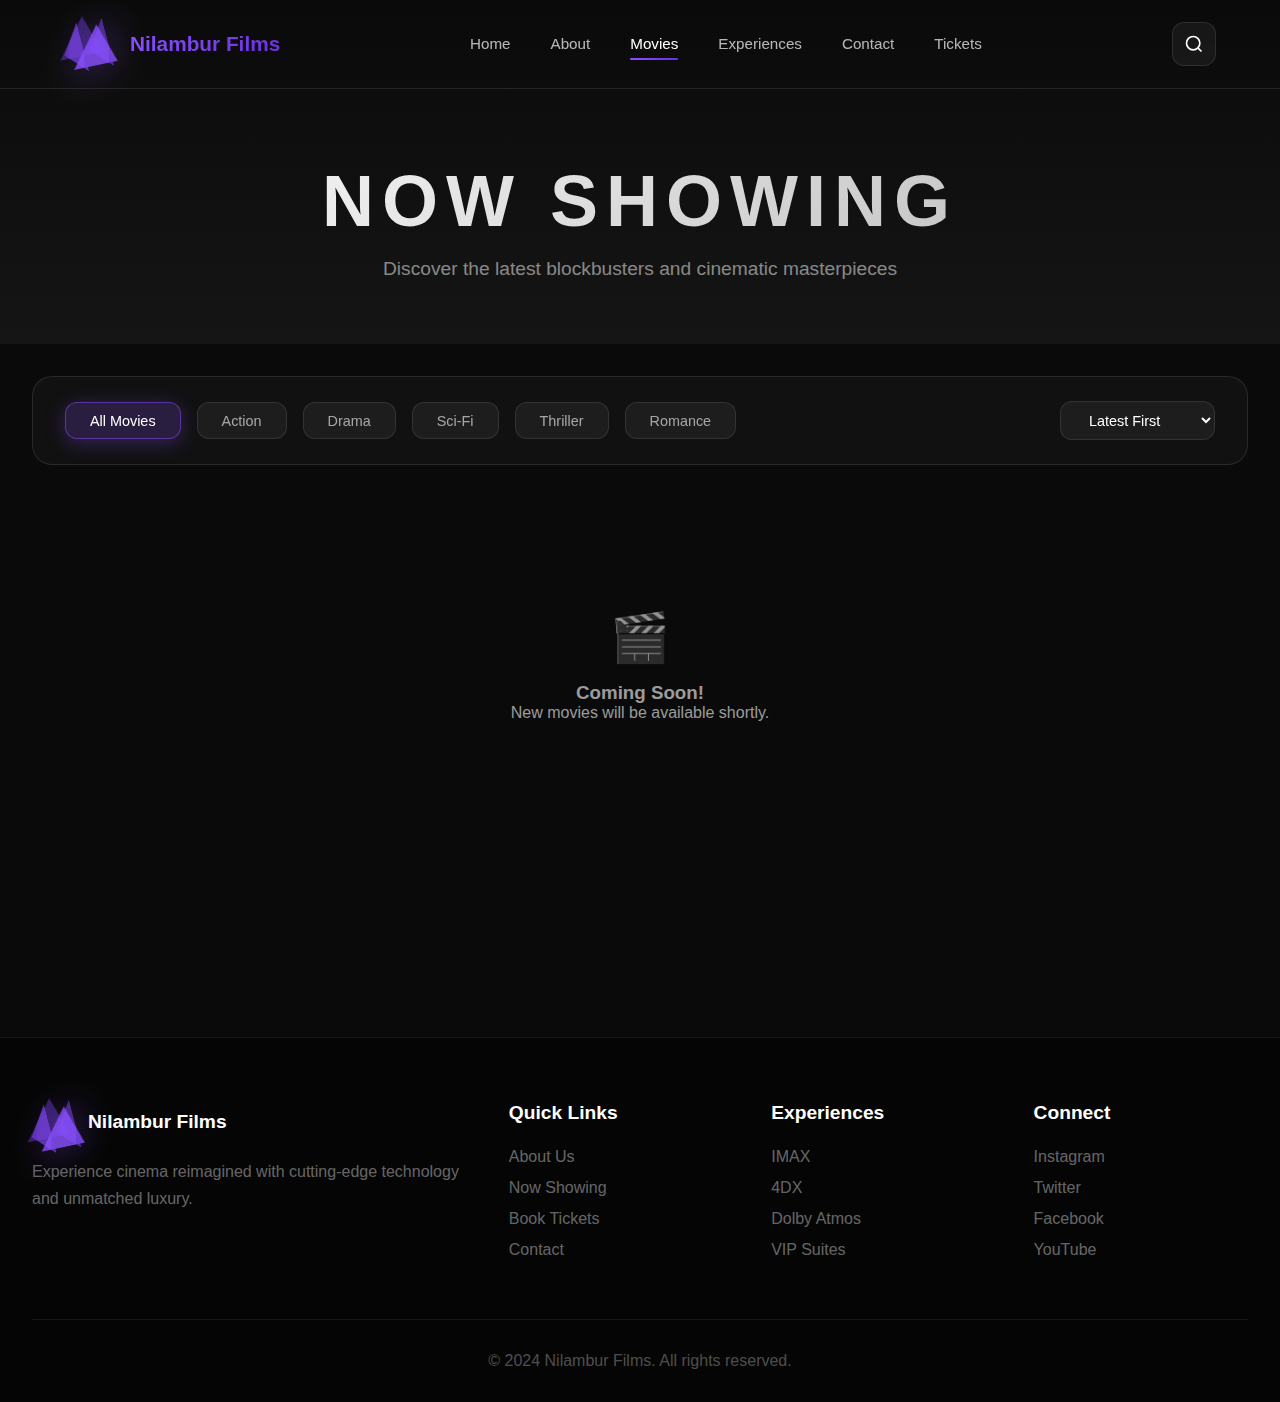
<file: Movie-theatre/public/movies/movies.html>
<!DOCTYPE html>
<html lang="en">
<head>
    <meta charset="UTF-8">
    <meta name="viewport" content="width=device-width, initial-scale=1.0, maximum-scale=5.0, user-scalable=yes">
    <meta name="mobile-web-app-capable" content="yes">
    <meta name="apple-mobile-web-app-capable" content="yes">
    <meta name="theme-color" content="#8a50ff">
    <title>Movies - Nilambur Films</title>
    <link rel="stylesheet" href="movies.css">
</head>
<body>
    <!-- Mobile Menu Overlay -->
    <div class="mobile-menu-overlay" id="mobileMenuOverlay"></div>
    
    <!-- Transparent Navigation -->
    <nav class="glass-nav">
        <div class="nav-logo">
            <div class="logo-pyramid">
                <div class="pyramid-shape">
                    <div class="pyramid-face front"></div>
                    <div class="pyramid-face back"></div>
                    <div class="pyramid-face left"></div>
                    <div class="pyramid-face right"></div>
                </div>
            </div>
            <span class="logo-text">Nilambur Films</span>
        </div>
        
        <ul class="nav-menu">
            <li><a href="../index.html">Home</a></li>
            <li><a href="../about/about.html">About</a></li>
            <li><a href="movies.html" class="active">Movies</a></li>
            <li><a href="../experience/experience.html">Experiences</a></li>
            <li><a href="../contact/contact.html">Contact</a></li>
            <li><a href="../ticket/ticket.html">Tickets</a></li>
        </ul>
        
        <!-- Mobile Menu -->
        <div class="mobile-menu" id="mobileMenu">
            <ul class="mobile-nav-menu">
                <li><a href="../index.html">Home</a></li>
                <li><a href="../about/about.html">About</a></li>
                <li><a href="movies.html" class="active">Movies</a></li>
                <li><a href="../experience/experience.html">Experiences</a></li>
                <li><a href="../contact/contact.html">Contact</a></li>
                <li><a href="../ticket/ticket.html">Tickets</a></li>
            </ul>
        </div>
        
        <div class="nav-right">
            <button class="mobile-menu-toggle" id="mobileMenuToggle" aria-label="Toggle menu">
                <span></span>
                <span></span>
                <span></span>
            </button>
            <button class="search-btn glass-btn">
                <svg width="20" height="20" viewBox="0 0 24 24" fill="none" stroke="currentColor" stroke-width="2">
                    <circle cx="11" cy="11" r="8"></circle>
                    <path d="m21 21-4.35-4.35"></path>
                </svg>
            </button>
        </div>
    </nav>

    <!-- Movies Hero Section -->
    <section class="movies-hero">
        <div class="container">
            <div class="hero-glass-header">
                <h1 class="page-title">NOW SHOWING</h1>
                <p class="page-subtitle">Discover the latest blockbusters and cinematic masterpieces</p>
            </div>
        </div>
    </section>

    <!-- Filter Section -->
    <section class="filter-section">
        <div class="container">
            <div class="filter-glass-bar">
                <div class="filter-group">
                    <button class="filter-btn active" data-filter="all">All Movies</button>
                    <button class="filter-btn" data-filter="action">Action</button>
                    <button class="filter-btn" data-filter="drama">Drama</button>
                    <button class="filter-btn" data-filter="scifi">Sci-Fi</button>
                    <button class="filter-btn" data-filter="thriller">Thriller</button>
                    <button class="filter-btn" data-filter="romance">Romance</button>
                </div>
                <div class="sort-group">
                    <select class="sort-select glass-select">
                        <option value="latest">Latest First</option>
                        <option value="popular">Most Popular</option>
                        <option value="rating">Top Rated</option>
                        <option value="title">A-Z</option>
                    </select>
                </div>
            </div>
        </div>
    </section>

    <!-- Movies Grid Section -->
    <section class="movies-grid-section">
        <div class="container">
            <div id="moviesGrid" class="movies-grid">
                <!-- Movies will be dynamically inserted here -->
                <!-- Example structure for reference: -->
                <!--
                <div class="movie-card-full liquid-card" data-genre="action">
                    <div class="movie-poster-full">
                        <span class="movie-badge">IMAX</span>
                        <div class="movie-overlay">
                            <button class="play-btn">▶</button>
                        </div>
                    </div>
                    <div class="movie-info">
                        <h3 class="movie-title">Movie Title</h3>
                        <p class="movie-genre">Action • Thriller</p>
                        <div class="movie-meta">
                            <span class="movie-rating">⭐ 4.5</span>
                            <span class="movie-duration">2h 30m</span>
                        </div>
                        <p class="movie-description">Brief movie description here...</p>
                        <div class="movie-actions">
                            <button class="btn-primary">Book Tickets</button>
                            <button class="btn-secondary">Details</button>
                        </div>
                    </div>
                </div>
                -->
            </div>

            <!-- Loading State -->
            <div id="loadingState" class="loading-state" style="display: none;">
                <div class="loading-spinner"></div>
                <p>Loading movies...</p>
            </div>

            <!-- Empty State -->
            <div id="emptyState" class="empty-state" style="display: none;">
                <div class="empty-icon">🎬</div>
                <h3>No Movies Found</h3>
                <p>Try adjusting your filters or check back soon for new releases</p>
            </div>
        </div>
    </section>

    <!-- Footer -->
    <footer class="footer">
        <div class="container">
            <div class="footer-grid">
                <div class="footer-col">
                    <div class="footer-logo">
                        <div class="logo-pyramid small">
                            <div class="pyramid-shape">
                                <div class="pyramid-face front"></div>
                                <div class="pyramid-face back"></div>
                                <div class="pyramid-face left"></div>
                                <div class="pyramid-face right"></div>
                            </div>
                        </div>
                        <span>Nilambur Films</span>
                    </div>
                    <p>Experience cinema reimagined with cutting-edge technology and unmatched luxury.</p>
                </div>
                <div class="footer-col">
                    <h4>Quick Links</h4>
                    <ul>
                        <li><a href="#about">About Us</a></li>
                        <li><a href="movies.html">Now Showing</a></li>
                        <li><a href="#tickets">Book Tickets</a></li>
                        <li><a href="#contact">Contact</a></li>
                    </ul>
                </div>
                <div class="footer-col">
                    <h4>Experiences</h4>
                    <ul>
                        <li><a href="#imax">IMAX</a></li>
                        <li><a href="#4dx">4DX</a></li>
                        <li><a href="#dolby">Dolby Atmos</a></li>
                        <li><a href="#vip">VIP Suites</a></li>
                    </ul>
                </div>
                <div class="footer-col">
                    <h4>Connect</h4>
                    <ul>
                        <li><a href="#instagram">Instagram</a></li>
                        <li><a href="#twitter">Twitter</a></li>
                        <li><a href="#facebook">Facebook</a></li>
                        <li><a href="#youtube">YouTube</a></li>
                    </ul>
                </div>
            </div>
            <div class="footer-bottom">
                <p>&copy; 2024 Nilambur Films. All rights reserved.</p>
            </div>
        </div>
    </footer>

    <script src="movies.js?v=4"></script>
    <script src="../shared/mobile-menu.js"></script>
</body>
</html>
</file>
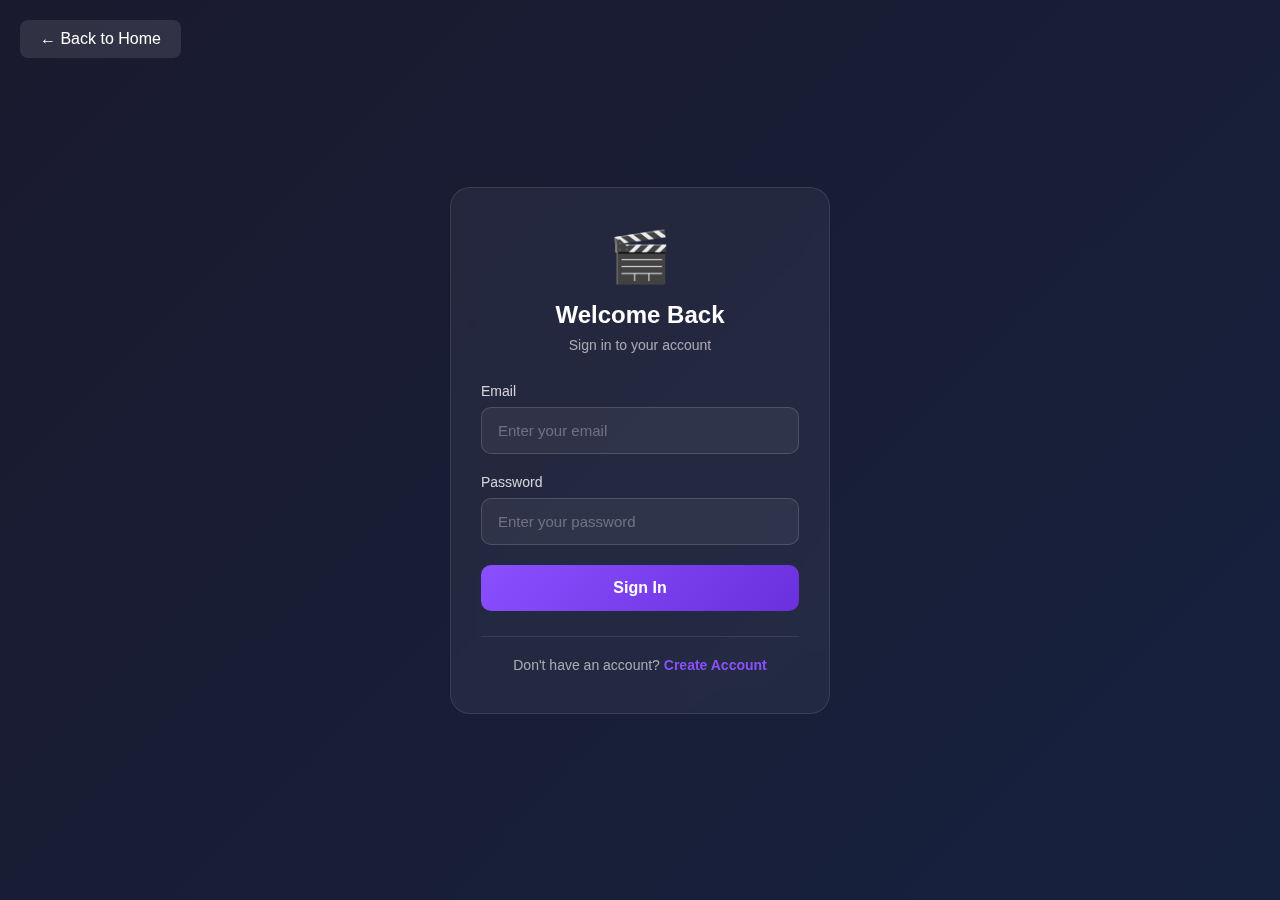
<file: Movie-theatre/public/payments/payments.html>
<!DOCTYPE html>
<html lang="en">
<head>
    <meta charset="UTF-8">
    <meta name="viewport" content="width=device-width, initial-scale=1.0, maximum-scale=5.0, user-scalable=yes">
    <meta name="mobile-web-app-capable" content="yes">
    <meta name="apple-mobile-web-app-capable" content="yes">
    <meta name="apple-mobile-web-app-status-bar-style" content="black-translucent">
    <title>Payment History - Nilambur Films</title>
    <link rel="stylesheet" href="payments.css?v=1.0">
    <link href="https://fonts.googleapis.com/css2?family=Poppins:wght@300;400;500;600;700;800&display=swap" rel="stylesheet">
</head>
<body>
    <!-- Mobile Menu Overlay -->
    <div class="mobile-menu-overlay" id="mobileMenuOverlay"></div>
    
    <!-- Navigation -->
    <nav class="glass-nav">
        <div class="nav-logo">
            <div class="logo-pyramid">
                <div class="pyramid-shape">
                    <div class="pyramid-face front"></div>
                    <div class="pyramid-face back"></div>
                    <div class="pyramid-face left"></div>
                    <div class="pyramid-face right"></div>
                </div>
            </div>
            <span class="logo-text">Nilambur Films</span>
        </div>
        
        <ul class="nav-menu">
            <li><a href="../index.html">Home</a></li>
            <li><a href="../about/about.html">About</a></li>
            <li><a href="../movies/movies.html">Movies</a></li>
            <li><a href="../experience/experience.html">Experiences</a></li>
            <li><a href="../contact/contact.html">Contact</a></li>
            <li><a href="../ticket/ticket.html">Tickets</a></li>
        </ul>
        
        <!-- Mobile Menu -->
        <div class="mobile-menu" id="mobileMenu">
            <ul class="mobile-nav-menu">
                <li><a href="../index.html">Home</a></li>
                <li><a href="../about/about.html">About</a></li>
                <li><a href="../movies/movies.html">Movies</a></li>
                <li><a href="../experience/experience.html">Experiences</a></li>
                <li><a href="../contact/contact.html">Contact</a></li>
                <li><a href="../ticket/ticket.html">Tickets</a></li>
            </ul>
        </div>
        
        <div class="nav-right">
            <button class="mobile-menu-toggle" id="mobileMenuToggle" aria-label="Toggle menu">
                <span></span>
                <span></span>
                <span></span>
            </button>
            <a href="../index.html" class="glass-btn back-btn">← Back</a>
        </div>
    </nav>

    <!-- Payments Section -->
    <section class="payments-section">
        <div class="container">
            <div class="payments-header">
                <h1>Payment History</h1>
                <p>View all your transaction records</p>
            </div>

            <div class="payments-stats">
                <div class="stat-card liquid-card">
                    <div class="stat-icon">💰</div>
                    <div class="stat-info">
                        <div class="stat-value" id="totalAmount">₹0</div>
                        <div class="stat-label">Total Spent</div>
                    </div>
                </div>
                <div class="stat-card liquid-card">
                    <div class="stat-icon">📊</div>
                    <div class="stat-info">
                        <div class="stat-value" id="totalTransactions">0</div>
                        <div class="stat-label">Total Transactions</div>
                    </div>
                </div>
                <div class="stat-card liquid-card">
                    <div class="stat-icon">✅</div>
                    <div class="stat-info">
                        <div class="stat-value" id="successfulPayments">0</div>
                        <div class="stat-label">Successful Payments</div>
                    </div>
                </div>
            </div>

            <div class="payments-content">
                <div id="loadingState" class="loading-state">
                    <div class="spinner"></div>
                    <p>Loading payment history...</p>
                </div>

                <div id="emptyState" class="empty-state" style="display: none;">
                    <div class="empty-icon">💳</div>
                    <h2>No Payments Yet</h2>
                    <p>Your payment history will appear here once you make a booking.</p>
                    <a href="../movies/movies.html" class="btn btn-primary">Browse Movies</a>
                </div>

                <div id="paymentsGrid" class="payments-grid"></div>
            </div>
        </div>
    </section>

    <script src="../shared/mobile-menu.js?v=1.0"></script>
    <script src="payments.js?v=1.0"></script>
</body>
</html>
</file>
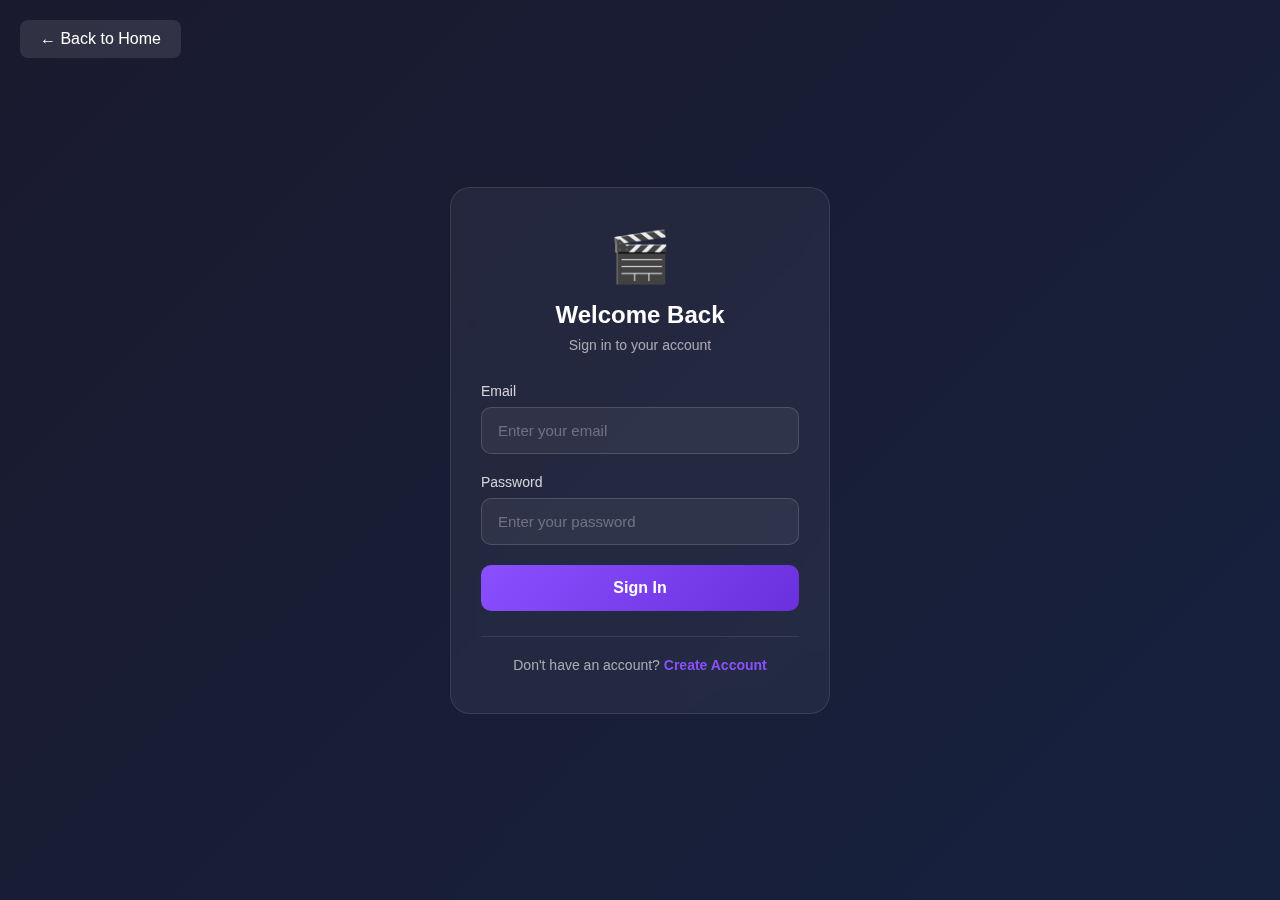
<file: Movie-theatre/public/profile/profile.html>
<!DOCTYPE html>
<html lang="en">
<head>
    <meta charset="UTF-8">
    <meta name="viewport" content="width=device-width, initial-scale=1.0, maximum-scale=5.0, user-scalable=yes">
    <meta name="mobile-web-app-capable" content="yes">
    <meta name="apple-mobile-web-app-capable" content="yes">
    <meta name="apple-mobile-web-app-status-bar-style" content="black-translucent">
    <title>My Profile - Nilambur Films</title>
    <link rel="stylesheet" href="profile.css?v=1.0">
    <link href="https://fonts.googleapis.com/css2?family=Poppins:wght@300;400;500;600;700;800&display=swap" rel="stylesheet">
</head>
<body>
    <!-- Mobile Menu Overlay -->
    <div class="mobile-menu-overlay" id="mobileMenuOverlay"></div>
    
    <!-- Navigation -->
    <nav class="glass-nav">
        <div class="nav-logo">
            <div class="logo-pyramid">
                <div class="pyramid-shape">
                    <div class="pyramid-face front"></div>
                    <div class="pyramid-face back"></div>
                    <div class="pyramid-face left"></div>
                    <div class="pyramid-face right"></div>
                </div>
            </div>
            <span class="logo-text">Nilambur Films</span>
        </div>
        
        <ul class="nav-menu">
            <li><a href="../index.html">Home</a></li>
            <li><a href="../about/about.html">About</a></li>
            <li><a href="../movies/movies.html">Movies</a></li>
            <li><a href="../experience/experience.html">Experiences</a></li>
            <li><a href="../contact/contact.html">Contact</a></li>
            <li><a href="../ticket/ticket.html">Tickets</a></li>
        </ul>
        
        <!-- Mobile Menu -->
        <div class="mobile-menu" id="mobileMenu">
            <ul class="mobile-nav-menu">
                <li><a href="../index.html">Home</a></li>
                <li><a href="../about/about.html">About</a></li>
                <li><a href="../movies/movies.html">Movies</a></li>
                <li><a href="../experience/experience.html">Experiences</a></li>
                <li><a href="../contact/contact.html">Contact</a></li>
                <li><a href="../ticket/ticket.html">Tickets</a></li>
            </ul>
        </div>
        
        <div class="nav-right">
            <button class="mobile-menu-toggle" id="mobileMenuToggle" aria-label="Toggle menu">
                <span></span>
                <span></span>
                <span></span>
            </button>
            <a href="../index.html" class="glass-btn back-btn">← Back</a>
        </div>
    </nav>

    <!-- Profile Section -->
    <section class="profile-section">
        <div class="container">
            <div class="profile-header">
                <h1>My Profile</h1>
                <p>Manage your account information</p>
            </div>

            <div class="profile-content">
                <!-- Profile Card -->
                <div class="profile-card liquid-card">
                    <div class="profile-avatar-section">
                        <div class="profile-avatar" id="profileAvatar">
                            <span id="profileInitials">U</span>
                        </div>
                        <button class="edit-avatar-btn">Change Photo</button>
                    </div>
                    
                    <div class="profile-info">
                        <div class="info-group">
                            <label>Full Name</label>
                            <input type="text" id="profileName" readonly>
                        </div>
                        
                        <div class="info-group">
                            <label>Email Address</label>
                            <input type="email" id="profileEmail" readonly>
                        </div>
                        
                        <div class="info-group">
                            <label>Phone Number</label>
                            <input type="tel" id="profilePhone" readonly>
                        </div>
                        
                        <div class="info-group">
                            <label>Account Status</label>
                            <div class="status-badge verified" id="accountStatus">
                                <span>✓ Verified</span>
                            </div>
                        </div>
                    </div>
                    
                    <div class="profile-actions">
                        <button class="btn btn-primary" id="editProfileBtn">Edit Profile</button>
                        <button class="btn btn-secondary" id="changePasswordBtn">Change Password</button>
                    </div>
                </div>

                <!-- Stats Card -->
                <div class="stats-card liquid-card">
                    <h2>Account Statistics</h2>
                    <div class="stats-grid">
                        <div class="stat-item">
                            <div class="stat-value" id="totalBookings">0</div>
                            <div class="stat-label">Total Bookings</div>
                        </div>
                        <div class="stat-item">
                            <div class="stat-value" id="totalSpent">₹0</div>
                            <div class="stat-label">Total Spent</div>
                        </div>
                        <div class="stat-item">
                            <div class="stat-value" id="memberSince">-</div>
                            <div class="stat-label">Member Since</div>
                        </div>
                    </div>
                </div>
            </div>
        </div>
    </section>

    <script src="../shared/mobile-menu.js?v=1.0"></script>
    <script src="profile.js?v=1.0"></script>
</body>
</html>
</file>
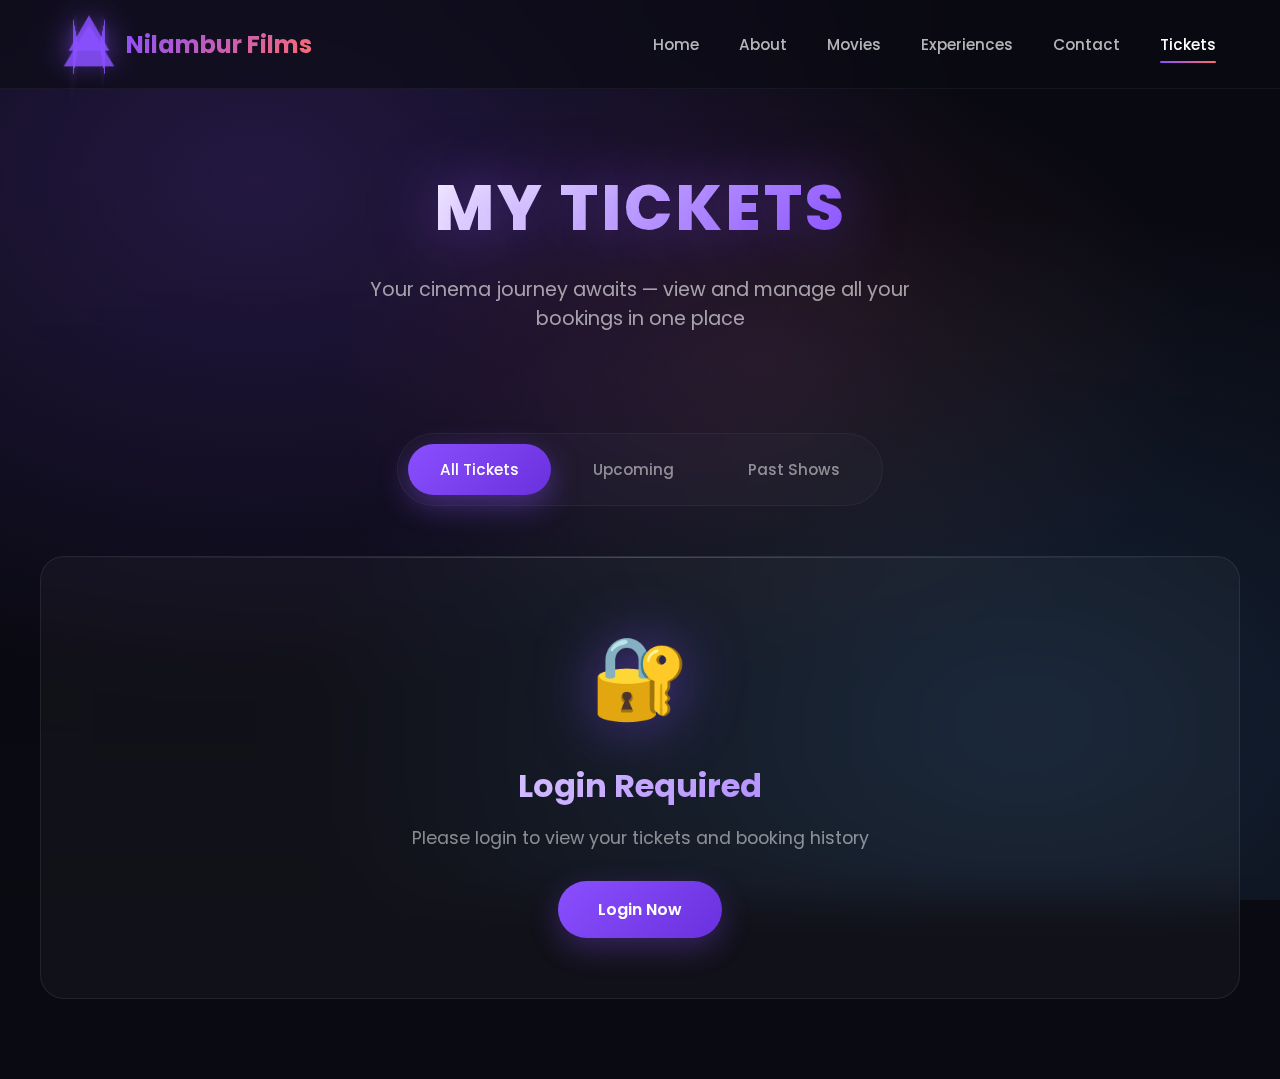
<file: Movie-theatre/public/ticket/ticket.html>
<!DOCTYPE html>
<html lang="en">
<head>
    <meta charset="UTF-8">
    <meta name="viewport" content="width=device-width, initial-scale=1.0">
    <title>My Tickets - Nilambur Films</title>
    <link rel="stylesheet" href="ticket.css?v=4">
    <link href="https://fonts.googleapis.com/css2?family=Poppins:wght@300;400;500;600;700;800&display=swap" rel="stylesheet">
</head>
<body>
    <!-- Navigation -->
    <nav class="glass-nav">
        <div class="nav-logo">
            <div class="logo-pyramid">
                <div class="pyramid-shape">
                    <div class="pyramid-face front"></div>
                    <div class="pyramid-face back"></div>
                    <div class="pyramid-face left"></div>
                    <div class="pyramid-face right"></div>
                </div>
            </div>
            <span class="logo-text">Nilambur Films</span>
        </div>
        
        <ul class="nav-menu">
            <li><a href="../index.html">Home</a></li>
            <li><a href="../about/about.html">About</a></li>
            <li><a href="../movies/movies.html">Movies</a></li>
            <li><a href="../experience/experience.html">Experiences</a></li>
            <li><a href="../contact/contact.html">Contact</a></li>
            <li><a href="ticket.html" class="active">Tickets</a></li>
        </ul>
    </nav>

    <!-- Hero Section -->
    <section class="hero">
        <h1><span>MY TICKETS</span></h1>
        <p>Your cinema journey awaits — view and manage all your bookings in one place</p>
    </section>

    <!-- Main Content -->
    <main class="main-content">
        <!-- Filter Tabs -->
        <div class="filter-container">
            <div class="filter-tabs">
                <button class="filter-tab active" data-filter="all">All Tickets</button>
                <button class="filter-tab" data-filter="upcoming">Upcoming</button>
                <button class="filter-tab" data-filter="past">Past Shows</button>
            </div>
        </div>

        <!-- Login Required -->
        <div class="state-container" id="loginRequired" style="display: none;">
            <div class="state-card liquid-glass">
                <div class="state-icon">🔐</div>
                <h2>Login Required</h2>
                <p>Please login to view your tickets and booking history</p>
                <a href="../user-login/login.html" class="btn-primary">Login Now</a>
            </div>
        </div>

        <!-- Loading State -->
        <div class="state-container" id="loadingState">
            <div class="loading-spinner"></div>
            <p style="color: rgba(255,255,255,0.5);">Loading your tickets...</p>
        </div>

        <!-- Empty State -->
        <div class="state-container" id="emptyState" style="display: none;">
            <div class="state-card liquid-glass">
                <div class="state-icon">🎬</div>
                <h2>No Tickets Yet</h2>
                <p>You haven't booked any tickets yet. Start your cinema journey!</p>
                <a href="../movies/movies.html" class="btn-primary">Browse Movies</a>
            </div>
        </div>

        <!-- Tickets Grid -->
        <div class="tickets-grid" id="ticketsGrid" style="display: none;">
            <!-- Tickets will be loaded here -->
        </div>
    </main>

    <!-- Ticket Detail Modal -->
    <div class="modal" id="ticketModal">
        <div class="modal-overlay"></div>
        <div class="modal-content">
            <button class="modal-close" onclick="closeModal()">×</button>
            <div id="modalBody">
                <!-- Ticket details will be loaded here -->
            </div>
        </div>
    </div>

    <script src="ticket.js?v=4"></script>
</body>
</html>
</file>
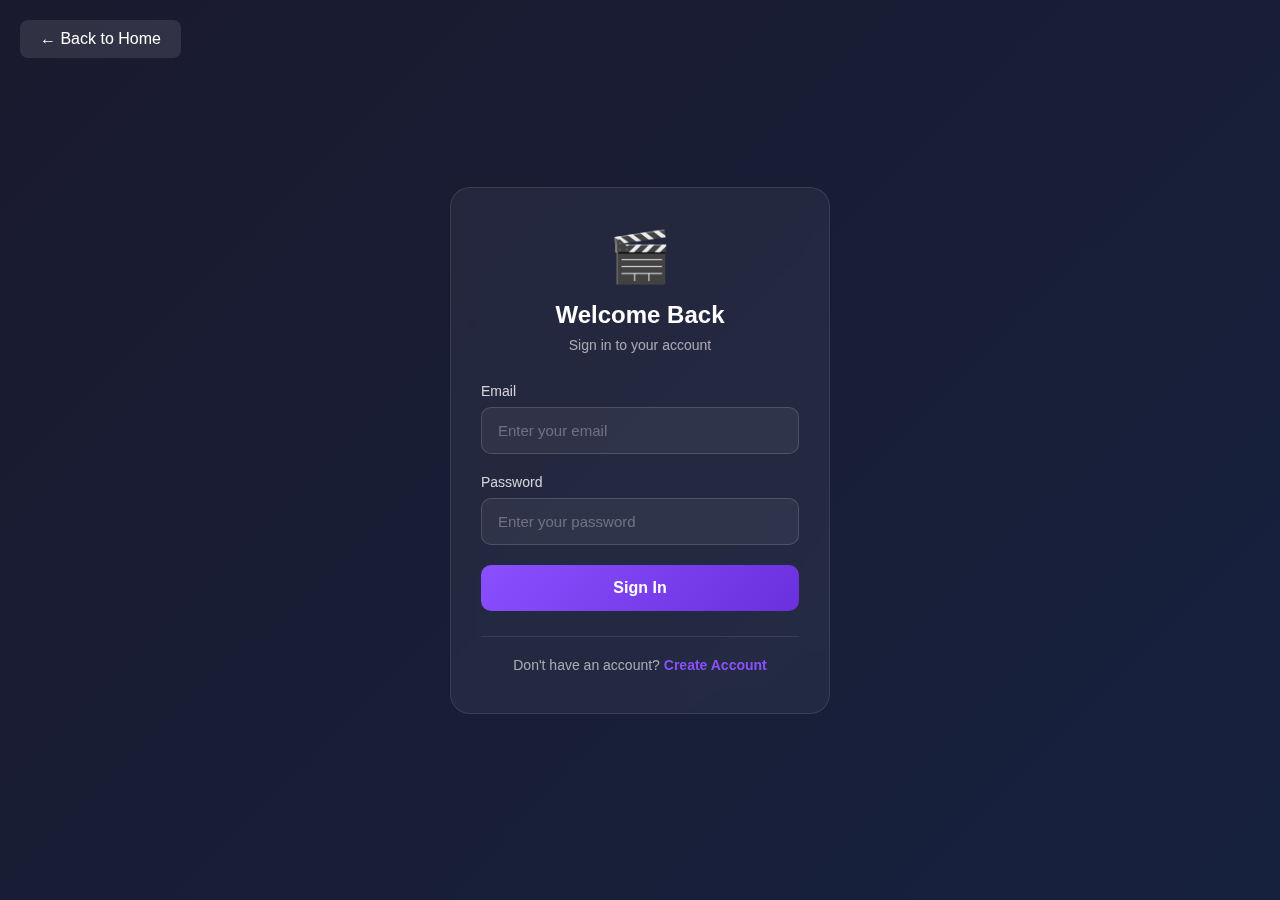
<file: Movie-theatre/public/user-login/login.html>
<!DOCTYPE html>
<html lang="en">
<head>
    <meta charset="UTF-8">
    <meta name="viewport" content="width=device-width, initial-scale=1.0">
    <meta http-equiv="Cache-Control" content="no-cache, no-store, must-revalidate">
    <title>Login - Nilambur Films</title>
    <link rel="stylesheet" href="login.css?v=5">
</head>
<body>
    <a href="../index.html" class="back-btn">← Back to Home</a>
    
    <!-- Notification -->
    <div id="notification" class="notification"></div>

    <div class="main-container">
        
        <!-- LOGIN CARD -->
        <div class="card" id="loginCard">
            <div class="card-header">
                <div class="logo">🎬</div>
                <h1>Welcome Back</h1>
                <p>Sign in to your account</p>
            </div>
            
            <form id="loginForm">
                <div class="input-group">
                    <label>Email</label>
                    <input type="email" id="loginEmail" placeholder="Enter your email" required>
                </div>
                <div class="input-group">
                    <label>Password</label>
                    <input type="password" id="loginPassword" placeholder="Enter your password" required>
                </div>
                <button type="submit" class="btn-primary">Sign In</button>
            </form>
            
            <div class="card-footer">
                <p>Don't have an account? <a href="#" id="goToRegister">Create Account</a></p>
            </div>
        </div>

        <!-- REGISTER CARD -->
        <div class="card hidden" id="registerCard">
            <div class="card-header">
                <div class="logo">🎬</div>
                <h1>Create Account</h1>
                <p>Join Nilambur Films</p>
            </div>
            
            <form id="registerForm">
                <div class="input-group">
                    <label>Full Name</label>
                    <input type="text" id="regName" placeholder="Enter your name" required>
                </div>
                <div class="input-group">
                    <label>Email</label>
                    <input type="email" id="regEmail" placeholder="Enter your email" required>
                </div>
                <div class="input-group">
                    <label>Phone</label>
                    <input type="tel" id="regPhone" placeholder="Enter your phone" required>
                </div>
                <div class="input-group">
                    <label>Password</label>
                    <input type="password" id="regPassword" placeholder="Create password" required>
                </div>
                <div class="input-group">
                    <label>Confirm Password</label>
                    <input type="password" id="regConfirmPassword" placeholder="Confirm password" required>
                </div>
                <div class="checkbox-group">
                    <input type="checkbox" id="agreeTerms">
                    <label for="agreeTerms">I agree to Terms & Conditions</label>
                </div>
                <button type="submit" class="btn-primary">Create Account</button>
            </form>
            
            <div class="card-footer">
                <p>Already have an account? <a href="#" id="goToLogin">Sign In</a></p>
            </div>
        </div>

        <!-- OTP VERIFICATION CARD -->
        <div class="card hidden" id="otpCard">
            <div class="card-header">
                <div class="logo">📧</div>
                <h1>Verify Your Email</h1>
                <p>We sent a 6-digit code to</p>
                <span class="email-highlight" id="displayEmail">your@email.com</span>
            </div>
            
            <form id="otpForm">
                <div class="otp-inputs">
                    <input type="text" maxlength="1" class="otp-box" inputmode="numeric">
                    <input type="text" maxlength="1" class="otp-box" inputmode="numeric">
                    <input type="text" maxlength="1" class="otp-box" inputmode="numeric">
                    <input type="text" maxlength="1" class="otp-box" inputmode="numeric">
                    <input type="text" maxlength="1" class="otp-box" inputmode="numeric">
                    <input type="text" maxlength="1" class="otp-box" inputmode="numeric">
                </div>
                
                <div class="timer-section">
                    <p id="timerText">Resend code in <span id="timer">60</span>s</p>
                    <button type="button" id="resendBtn" class="resend-btn" style="display:none;">Resend Code</button>
                </div>
                
                <button type="submit" class="btn-primary">Verify & Continue</button>
                <button type="button" class="btn-secondary" id="backBtn">← Back</button>
            </form>
        </div>
        
    </div>

    <script src="login.js?v=5"></script>
</body>
</html>
</file>
<file: Movie-theatre/public/style.css>
@import url('./shared/mobile-menu.css');

* {
    margin: 0;
    padding: 0;
    box-sizing: border-box;
    -webkit-tap-highlight-color: transparent;
}

body {
    font-family: -apple-system, BlinkMacSystemFont, 'Segoe UI', Roboto, Oxygen, Ubuntu, Cantarell, sans-serif;
    background: #0a0a0a;
    color: #fff;
    overflow-x: hidden;
    scroll-behavior: smooth;
}

.container {
    max-width: 1400px;
    margin: 0 auto;
    padding: 0 2rem;
}

/* ========================================
   NAVIGATION - NOT TOUCHED
======================================== */
.glass-nav {
    position: fixed;
    top: 0;
    left: 0;
    right: 0;
    z-index: 1000;
    display: flex;
    align-items: center;
    justify-content: space-between;
    padding: 1.2rem 4rem;
    background: transparent;
    border-bottom: 1px solid rgba(255, 255, 255, 0.1);
    transition: all 0.3s ease;
}

.glass-nav.scrolled {
    background: rgba(10, 10, 10, 0.95);
}

.nav-logo {
    display: flex;
    align-items: center;
    gap: 1rem;
}

.logo-pyramid {
    width: 50px;
    height: 50px;
    perspective: 1000px;
    position: relative;
}

.logo-pyramid.small {
    width: 40px;
    height: 40px;
}

.pyramid-shape {
    width: 100%;
    height: 100%;
    position: relative;
    transform-style: preserve-3d;
    transform: rotateX(-20deg) rotateY(30deg);
    animation: pyramidRotate 8s infinite ease-in-out;
}

.pyramid-face {
    position: absolute;
    width: 0;
    height: 0;
    border-style: solid;
}

.pyramid-face.front {
    border-width: 0 25px 43px 25px;
    border-color: transparent transparent rgba(138, 80, 255, 0.8) transparent;
    transform: translateZ(14.43px);
    filter: drop-shadow(0 0 20px rgba(138, 80, 255, 0.6));
}

.pyramid-face.back {
    border-width: 0 25px 43px 25px;
    border-color: transparent transparent rgba(100, 50, 200, 0.5) transparent;
    transform: translateZ(-14.43px) rotateY(180deg);
}

.pyramid-face.left {
    border-width: 0 25px 43px 25px;
    border-color: transparent transparent rgba(120, 65, 230, 0.7) transparent;
    transform: rotateY(-90deg) translateZ(14.43px);
}

.pyramid-face.right {
    border-width: 0 25px 43px 25px;
    border-color: transparent transparent rgba(110, 60, 220, 0.6) transparent;
    transform: rotateY(90deg) translateZ(14.43px);
}

@keyframes pyramidRotate {
    0%, 100% {
        transform: rotateX(-20deg) rotateY(30deg);
    }
    50% {
        transform: rotateX(-20deg) rotateY(390deg);
    }
}

.logo-text {
    font-size: 1.3rem;
    font-weight: 700;
    background: linear-gradient(135deg, #8a50ff 0%, #6a30dd 100%);
    -webkit-background-clip: text;
    -webkit-text-fill-color: transparent;
    background-clip: text;
}

.nav-menu {
    display: flex;
    list-style: none;
    gap: 2.5rem;
}

.nav-menu a {
    color: rgba(255, 255, 255, 0.7);
    text-decoration: none;
    font-weight: 500;
    font-size: 0.95rem;
    transition: all 0.3s ease;
    position: relative;
}

.nav-menu a:hover,
.nav-menu a.active {
    color: #fff;
}

.nav-menu a.active::after {
    content: '';
    position: absolute;
    bottom: -8px;
    left: 0;
    right: 0;
    height: 2px;
    background: linear-gradient(90deg, #8a50ff 0%, #6a30dd 100%);
    border-radius: 2px;
}

.nav-right {
    display: flex;
    align-items: center;
    gap: 1rem;
}

.glass-btn {
    background: rgba(255, 255, 255, 0.05);
    backdrop-filter: blur(20px);
    border: 1px solid rgba(255, 255, 255, 0.1);
    color: #fff;
    padding: 0.7rem 1.5rem;
    border-radius: 12px;
    cursor: pointer;
    transition: all 0.3s ease;
    font-weight: 500;
}

.glass-btn:hover {
    background: rgba(255, 255, 255, 0.1);
    border-color: rgba(138, 80, 255, 0.5);
    box-shadow: 0 0 20px rgba(138, 80, 255, 0.3);
}

.search-btn {
    padding: 0.7rem;
    display: flex;
    align-items: center;
    justify-content: center;
}

/* Login Button */
.login-btn {
    text-decoration: none;
}

/* Mobile Login Button Optimization */
@media (max-width: 768px) {
    .login-btn {
        padding: 0.75rem 1.25rem !important;
        min-height: 44px;
        font-size: 0.9rem;
        display: flex;
        align-items: center;
        justify-content: center;
        -webkit-tap-highlight-color: rgba(138, 80, 255, 0.2);
    }
    
    .nav-right {
        gap: 0.5rem;
    }
    
    .search-btn {
        min-width: 44px;
        min-height: 44px;
        padding: 0.75rem;
    }
    
    .user-profile-btn {
        min-height: 44px;
        padding: 0.5rem 0.75rem 0.5rem 0.5rem;
    }
    
    .user-name {
        display: none;
    }
}

/* ========================================
   USER PROFILE DROPDOWN
======================================== */
.user-profile-container {
    position: relative;
}

.user-profile-btn {
    display: flex;
    align-items: center;
    gap: 0.8rem;
    background: rgba(255, 255, 255, 0.05);
    backdrop-filter: blur(20px);
    border: 1px solid rgba(255, 255, 255, 0.1);
    color: #fff;
    padding: 0.5rem 1rem 0.5rem 0.5rem;
    border-radius: 50px;
    cursor: pointer;
    transition: all 0.3s ease;
}

.user-profile-btn:hover {
    background: rgba(255, 255, 255, 0.1);
    border-color: rgba(138, 80, 255, 0.5);
    box-shadow: 0 0 20px rgba(138, 80, 255, 0.3);
}

.user-avatar {
    width: 38px;
    height: 38px;
    background: linear-gradient(135deg, #8a50ff 0%, #6a30dd 100%);
    border-radius: 50%;
    display: flex;
    align-items: center;
    justify-content: center;
    font-weight: 700;
    font-size: 0.95rem;
    text-transform: uppercase;
    box-shadow: 0 4px 15px rgba(138, 80, 255, 0.4);
}

.user-name {
    font-weight: 600;
    font-size: 0.95rem;
    max-width: 120px;
    overflow: hidden;
    text-overflow: ellipsis;
    white-space: nowrap;
}

.dropdown-arrow {
    transition: transform 0.3s ease;
}

.user-profile-container.active .dropdown-arrow {
    transform: rotate(180deg);
}

/* Dropdown Menu */
.user-dropdown {
    position: absolute;
    top: calc(100% + 10px);
    right: 0;
    width: 280px;
    background: rgba(20, 20, 25, 0.95);
    backdrop-filter: blur(40px);
    border: 1px solid rgba(255, 255, 255, 0.1);
    border-radius: 20px;
    padding: 1rem 0;
    opacity: 0;
    visibility: hidden;
    transform: translateY(-10px);
    transition: all 0.3s cubic-bezier(0.23, 1, 0.32, 1);
    box-shadow: 0 20px 60px rgba(0, 0, 0, 0.5);
    z-index: 1001;
}

.user-profile-container.active .user-dropdown {
    opacity: 1;
    visibility: visible;
    transform: translateY(0);
}

.dropdown-header {
    display: flex;
    align-items: center;
    gap: 1rem;
    padding: 0.5rem 1.2rem 1rem;
}

.dropdown-avatar {
    width: 50px;
    height: 50px;
    background: linear-gradient(135deg, #8a50ff 0%, #6a30dd 100%);
    border-radius: 50%;
    display: flex;
    align-items: center;
    justify-content: center;
    font-weight: 700;
    font-size: 1.2rem;
    text-transform: uppercase;
    box-shadow: 0 4px 15px rgba(138, 80, 255, 0.4);
    flex-shrink: 0;
}

.dropdown-user-info {
    display: flex;
    flex-direction: column;
    overflow: hidden;
}

.dropdown-user-name {
    font-weight: 700;
    font-size: 1rem;
    color: #fff;
    overflow: hidden;
    text-overflow: ellipsis;
    white-space: nowrap;
}

.dropdown-user-email {
    font-size: 0.85rem;
    color: rgba(255, 255, 255, 0.5);
    overflow: hidden;
    text-overflow: ellipsis;
    white-space: nowrap;
}

.dropdown-divider {
    height: 1px;
    background: linear-gradient(90deg, transparent, rgba(255, 255, 255, 0.1), transparent);
    margin: 0.5rem 0;
}

.dropdown-item {
    display: flex;
    align-items: center;
    gap: 1rem;
    padding: 0.9rem 1.5rem;
    color: rgba(255, 255, 255, 0.7);
    text-decoration: none;
    transition: all 0.3s ease;
    cursor: pointer;
    border: none;
    background: none;
    width: 100%;
    font-size: 0.95rem;
    font-family: inherit;
}

.dropdown-item:hover {
    background: rgba(255, 255, 255, 0.05);
    color: #fff;
}

.dropdown-item svg {
    opacity: 0.7;
    transition: all 0.3s ease;
}

.dropdown-item:hover svg {
    opacity: 1;
    color: #8a50ff;
}

.logout-item {
    color: rgba(255, 100, 100, 0.8);
}

.logout-item:hover {
    background: rgba(255, 68, 68, 0.1);
    color: #ff6464;
}

.logout-item:hover svg {
    color: #ff6464;
}

/* ========================================
   SUCCESS NOTIFICATION
======================================== */
.success-notification {
    position: fixed;
    top: -100px;
    left: 50%;
    transform: translateX(-50%);
    z-index: 10000;
    transition: top 0.5s cubic-bezier(0.23, 1, 0.32, 1);
}

.success-notification.show {
    top: 2rem;
}

.notification-content {
    display: flex;
    align-items: center;
    gap: 1rem;
    background: rgba(0, 255, 136, 0.15);
    backdrop-filter: blur(30px);
    border: 2px solid rgba(0, 255, 136, 0.5);
    border-radius: 16px;
    padding: 1rem 2rem;
    color: #fff;
    font-weight: 600;
    box-shadow: 0 10px 40px rgba(0, 0, 0, 0.5), 0 0 30px rgba(0, 255, 136, 0.2);
}

.notification-icon {
    font-size: 1.5rem;
    color: #00ff88;
    text-shadow: 0 0 10px rgba(0, 255, 136, 0.8);
}

.notification-message {
    font-size: 1rem;
}

/* ========================================
   HERO SECTION - NOT TOUCHED
======================================== */
.hero {
    min-height: 100vh;
    position: relative;
    display: flex;
    align-items: center;
    justify-content: center;
    padding: 8rem 2rem 4rem;
    overflow: hidden;
    background: url('asset/images/hero.jpg') center/cover no-repeat fixed;
    background-color: #0a0a0a;
}

.hero-content {
    position: relative;
    z-index: 10;
    max-width: 1200px;
    width: 100%;
    display: flex;
    gap: 3rem;
    align-items: flex-start;
}

.hero-glass-card {
    flex: 1;
    background: rgba(0, 0, 0, 0.12); /* light black tint */
    backdrop-filter: blur(2px);
    -webkit-backdrop-filter: blur(10px);
    border: 1px solid rgba(255, 255, 255, 0.08);
    border-radius: 32px;
    padding: 4rem;
    box-shadow: 0 8px 24px rgba(0, 0, 0, 0.22);
    animation: fadeInUp 1s ease;
}

.hero-title {
    font-size: 5rem;
    font-weight: 900;
    letter-spacing: -3px;
    margin-bottom: 2rem;
    line-height: 0.9;
    color: #fff;
}

.hero-description {
    font-size: 1rem;
    line-height: 1.8;
    color: rgba(255, 255, 255, 0.7);
    max-width: 500px;
}

.hero-stats-glass {
    display: flex;
    flex-direction: column;
    gap: 1.5rem;
    animation: fadeInUp 1s ease 0.3s backwards;
}

.stat-glass-item {
    background: rgba(255, 255, 255, 0.03);
    backdrop-filter: blur(30px);
    -webkit-backdrop-filter: blur(30px);
    border: 1px solid rgba(255, 255, 255, 0.1);
    border-radius: 24px;
    padding: 2rem;
    min-width: 200px;
    transition: all 0.3s ease;
}

.stat-glass-item:hover {
    transform: translateX(-10px);
    background: rgba(255, 255, 255, 0.05);
    border-color: rgba(138, 80, 255, 0.3);
    box-shadow: 0 8px 32px rgba(138, 80, 255, 0.2);
}

.stat-glass-item h3 {
    font-size: 2.5rem;
    font-weight: 800;
    background: linear-gradient(135deg, #8a50ff 0%, #6a30dd 100%);
    -webkit-background-clip: text;
    -webkit-text-fill-color: transparent;
    margin-bottom: 0.3rem;
}

.stat-glass-item p {
    font-size: 0.9rem;
    color: rgba(255, 255, 255, 0.6);
    text-transform: uppercase;
    letter-spacing: 1px;
}

@keyframes fadeInUp {
    from {
        opacity: 0;
        transform: translateY(30px);
    }
    to {
        opacity: 1;
        transform: translateY(0);
    }
}

/* ========================================
   GLASSMORPHISM & LIQUID CARD EFFECT
   (EVERYTHING BELOW HERO)
======================================== */

/* Liquid Card Base Style */
.liquid-card {
    position: relative;
    background: rgba(255, 255, 255, 0.03);
    backdrop-filter: blur(20px);
    -webkit-backdrop-filter: blur(20px);
    border: 1px solid rgba(255, 255, 255, 0.1);
    border-radius: 24px;
    box-shadow: 0 8px 32px rgba(0, 0, 0, 0.3);
    overflow: hidden;
    transition: all 0.4s cubic-bezier(0.23, 1, 0.32, 1);
}

.liquid-card::before {
    content: '';
    position: absolute;
    top: 0;
    left: 0;
    right: 0;
    bottom: 0;
    background: radial-gradient(
        circle at var(--mouse-x, 50%) var(--mouse-y, 50%),
        rgba(255, 255, 255, 0.08) 0%,
        transparent 50%
    );
    opacity: 0;
    transition: opacity 0.3s ease;
    pointer-events: none;
}

.liquid-card:hover::before {
    opacity: 1;
}

.liquid-card:hover {
    transform: translateY(-8px);
    border-color: rgba(255, 255, 255, 0.2);
    box-shadow: 0 16px 48px rgba(0, 0, 0, 0.4);
}

/* Features Section */
.features {
    padding: 6rem 0;
    background: linear-gradient(180deg, #0a0a0a 0%, #151515 100%);
}

.section-title {
    font-size: 3rem;
    font-weight: 800;
    text-align: center;
    margin-bottom: 3rem;
    color: #fff;
    text-transform: uppercase;
    letter-spacing: 2px;
}

.section-subtitle {
    text-align: center;
    color: rgba(255, 255, 255, 0.4);
    font-size: 1.1rem;
    margin-top: -2rem;
    margin-bottom: 3rem;
}

.features-grid {
    display: grid;
    grid-template-columns: repeat(auto-fit, minmax(280px, 1fr));
    gap: 2rem;
}

.feature-card {
    text-align: center;
    padding: 2.5rem;
}

.feature-icon {
    font-size: 3.5rem;
    margin-bottom: 1.5rem;
    filter: grayscale(0.8);
}

.feature-card h3 {
    font-size: 1.5rem;
    margin-bottom: 1rem;
    color: #fff;
}

.feature-card p {
    color: rgba(255, 255, 255, 0.5);
    line-height: 1.6;
}

/* Now Showing Section */
.now-showing {
    padding: 6rem 0;
    background: #0a0a0a;
}

.movies-slider {
    display: grid;
    grid-template-columns: repeat(auto-fit, minmax(280px, 1fr));
    gap: 2rem;
}

.movie-card {
    overflow: hidden;
}

.movie-poster {
    height: 400px;
    display: flex;
    align-items: flex-start;
    justify-content: flex-end;
    padding: 1rem;
    margin-bottom: 1rem;
    border-radius: 24px 24px 0 0;
    background-size: cover !important;
}

.movie-badge {
    background: rgba(20, 20, 20, 0.7);
    backdrop-filter: blur(10px);
    padding: 0.4rem 1rem;
    border-radius: 20px;
    font-size: 0.8rem;
    font-weight: 600;
    border: 1px solid rgba(255, 255, 255, 0.2);
    color: #fff;
}

.movie-card h3 {
    font-size: 1.5rem;
    margin-bottom: 0.5rem;
    padding: 0 1.5rem;
    color: #fff;
}

.movie-genre {
    color: rgba(255, 255, 255, 0.4);
    font-size: 0.9rem;
    margin-bottom: 1rem;
    padding: 0 1.5rem;
}

.movie-btn {
    width: calc(100% - 3rem);
    margin: 0 1.5rem 1.5rem;
    padding: 0.9rem;
    background: rgba(255, 255, 255, 0.05);
    border: 1px solid rgba(255, 255, 255, 0.15);
    color: #fff;
    border-radius: 16px;
    cursor: pointer;
    font-weight: 600;
    transition: all 0.3s ease;
}

.movie-btn:hover {
    background: rgba(255, 255, 255, 0.1);
    border-color: rgba(255, 255, 255, 0.3);
    box-shadow: 0 4px 20px rgba(255, 255, 255, 0.1);
}

/* Partners Section with Logo Placeholders */
.partners {
    padding: 6rem 0;
    background: linear-gradient(180deg, #0a0a0a 0%, #151515 100%);
}

.partners-grid {
    display: grid;
    grid-template-columns: repeat(auto-fit, minmax(220px, 1fr));
    gap: 2.5rem;
    padding: 1rem 0;
}

.partner-card {
    background: rgba(255, 255, 255, 0.03);
    border-radius: 26px;
    padding: 2rem 1.5rem;
    display: flex;
    flex-direction: column;
    align-items: center;
    gap: 1.2rem;
    height: 380px; /* Tall card */
    box-shadow: 0 8px 30px rgba(0,0,0,0.3);
    transition: 0.3s ease;
}

.partner-card:hover {
    transform: translateY(-8px);
    background: rgba(255, 255, 255, 0.06);
}

/* Logo box */
.partner-logo {
    width: 100%;
    height: 260px; /* Big tall space like poster */
    background: rgba(0,0,0,0.2);
    border-radius: 22px;
    overflow: hidden;
    display: flex;
    align-items: center;
    justify-content: center;
}

.partner-logo img {
    width: 100%;
    height: 100%;
    object-fit: contain; /* KEEP LOGO PERFECT */
    filter: brightness(1.2) contrast(1.2);
}

/* Name text */
.partner-name {
    font-size: 1.05rem;
    font-weight: 700;
    text-transform: uppercase;
    color: rgba(255, 255, 255, 0.85);
    text-align: center;
}

/* Celebrity Reviews Section */
.celebrity-reviews {
    padding: 6rem 0;
    background: #0a0a0a;
}

.reviews-grid {
    display: grid;
    grid-template-columns: repeat(auto-fit, minmax(380px, 1fr));
    gap: 2rem;
}

.review-card {
    padding: 2rem;
}

.review-header {
    display: flex;
    gap: 1.5rem;
    margin-bottom: 1.5rem;
}

.celebrity-photo {
    width: 70px;
    height: 70px;
    background: rgba(255, 255, 255, 0.1);
    border-radius: 50%;
    display: flex;
    align-items: center;
    justify-content: center;
    font-size: 1.5rem;
    font-weight: 700;
    flex-shrink: 0;
    box-shadow: 0 4px 20px rgba(0, 0, 0, 0.3);
    color: rgba(255, 255, 255, 0.8);
    border: 2px solid rgba(255, 255, 255, 0.1);
}

.celebrity-info h4 {
    font-size: 1.2rem;
    margin-bottom: 0.3rem;
    color: #fff;
}

.celebrity-info p {
    color: rgba(255, 255, 255, 0.4);
    font-size: 0.9rem;
    margin-bottom: 0.5rem;
}

.stars {
    color: rgba(255, 255, 255, 0.6);
    font-size: 0.9rem;
    letter-spacing: 2px;
}

.review-text {
    color: rgba(255, 255, 255, 0.6);
    line-height: 1.7;
    margin-bottom: 1rem;
    font-size: 0.95rem;
}

.review-date {
    color: rgba(255, 255, 255, 0.3);
    font-size: 0.85rem;
    font-style: italic;
}

/* Experience Tiers */
.experience-tiers {
    padding: 6rem 0;
    background: linear-gradient(180deg, #0a0a0a 0%, #151515 100%);
}

.tiers-grid {
    display: grid;
    grid-template-columns: repeat(auto-fit, minmax(320px, 1fr));
    gap: 2rem;
    align-items: start;
}

.tier-card {
    padding: 2.5rem;
    text-align: center;
}

.featured-tier {
    border: 2px solid rgba(255, 255, 255, 0.2);
    box-shadow: 0 0 40px rgba(255, 255, 255, 0.1);
}

.tier-badge {
    display: inline-block;
    padding: 0.5rem 1.5rem;
    background: rgba(255, 255, 255, 0.08);
    border-radius: 20px;
    font-size: 0.75rem;
    font-weight: 700;
    letter-spacing: 1px;
    margin-bottom: 1.5rem;
    border: 1px solid rgba(255, 255, 255, 0.15);
    color: rgba(255, 255, 255, 0.7);
}

.tier-badge.glow {
    background: rgba(255, 255, 255, 0.15);
    box-shadow: 0 0 20px rgba(255, 255, 255, 0.2);
    border: 1px solid rgba(255, 255, 255, 0.3);
    color: #fff;
}

.tier-card h3 {
    font-size: 2rem;
    margin-bottom: 1rem;
    color: #fff;
}

.tier-price {
    font-size: 3rem;
    font-weight: 800;
    color: #fff;
    margin-bottom: 2rem;
}

.tier-features {
    list-style: none;
    margin-bottom: 2rem;
}

.tier-features li {
    padding: 0.8rem 0;
    border-bottom: 1px solid rgba(255, 255, 255, 0.08);
    color: rgba(255, 255, 255, 0.6);
}

.tier-btn {
    width: 100%;
    padding: 1rem;
    background: rgba(255, 255, 255, 0.08);
    border: 1px solid rgba(255, 255, 255, 0.15);
    color: #fff;
    border-radius: 16px;
    cursor: pointer;
    font-weight: 600;
    transition: all 0.3s ease;
}

.tier-btn:hover,
.tier-btn.featured {
    background: rgba(255, 255, 255, 0.15);
    border-color: rgba(255, 255, 255, 0.3);
    box-shadow: 0 4px 20px rgba(255, 255, 255, 0.15);
}

/* Newsletter Section */
.newsletter {
    padding: 6rem 0;
    background: #0a0a0a;
}

.newsletter-content {
    padding: 4rem;
    text-align: center;
    max-width: 700px;
    margin: 0 auto;
}

.newsletter-content h2 {
    font-size: 2.5rem;
    margin-bottom: 1rem;
    color: #fff;
}

.newsletter-content p {
    color: rgba(255, 255, 255, 0.5);
    margin-bottom: 2rem;
    font-size: 1.1rem;
}

.newsletter-form {
    display: flex;
    gap: 1rem;
}

.newsletter-input {
    flex: 1;
    padding: 1rem 1.5rem;
    background: rgba(255, 255, 255, 0.05);
    border: 1px solid rgba(255, 255, 255, 0.15);
    border-radius: 16px;
    color: #fff;
    font-size: 1rem;
}

.newsletter-input::placeholder {
    color: rgba(255, 255, 255, 0.3);
}

.newsletter-btn {
    padding: 1rem 2.5rem;
    background: rgba(255, 255, 255, 0.1);
    border: 1px solid rgba(255, 255, 255, 0.2);
    color: #fff;
    border-radius: 16px;
    cursor: pointer;
    font-weight: 600;
    transition: all 0.3s ease;
}

.newsletter-btn:hover {
    background: rgba(255, 255, 255, 0.15);
    box-shadow: 0 10px 30px rgba(255, 255, 255, 0.1);
    transform: translateY(-2px);
}

/* Footer */
.footer {
    padding: 4rem 0 2rem;
    background: #050505;
    border-top: 1px solid rgba(255, 255, 255, 0.08);
}

.footer-grid {
    display: grid;
    grid-template-columns: 2fr 1fr 1fr 1fr;
    gap: 3rem;
    margin-bottom: 3rem;
}

.footer-logo {
    display: flex;
    align-items: center;
    gap: 1rem;
    margin-bottom: 1rem;
}

.footer-logo span {
    font-size: 1.2rem;
    font-weight: 700;
    color: #fff;
}

.footer-col p {
    color: rgba(255, 255, 255, 0.4);
    line-height: 1.7;
}

.footer-col h4 {
    margin-bottom: 1.5rem;
    font-size: 1.2rem;
    color: #fff;
}

.footer-col ul {
    list-style: none;
}

.footer-col ul li {
    margin-bottom: 0.8rem;
}

.footer-col ul li a {
    color: rgba(255, 255, 255, 0.4);
    text-decoration: none;
    transition: color 0.3s ease;
}

.footer-col ul li a:hover {
    color: #fff;
}

.footer-bottom {
    text-align: center;
    padding-top: 2rem;
    border-top: 1px solid rgba(255, 255, 255, 0.08);
    color: rgba(255, 255, 255, 0.3);
}

/* Responsive */
@media (max-width: 1024px) {
    .glass-nav {
        padding: 1rem 2rem;
    }
    
    .nav-menu {
        gap: 1.5rem;
    }
    
    .hero-content {
        flex-direction: column;
    }
    
    .hero-title {
        font-size: 3.5rem;
    }
    
    .hero-stats-glass {
        flex-direction: row;
        flex-wrap: wrap;
    }
    
    .footer-grid {
        grid-template-columns: repeat(2, 1fr);
    }
}

/* ========================================
   MOBILE RESPONSIVE STYLES - APP-LIKE EXPERIENCE
======================================== */

@media (max-width: 1024px) {
    .container {
        padding: 0 1.5rem;
    }
    
    .glass-nav {
        padding: 1rem 2rem;
    }
    
    .nav-menu {
        gap: 1.5rem;
        font-size: 0.9rem;
    }
    
    .hero-title {
        font-size: 3.5rem;
        line-height: 1.1;
    }
    
    .hero-stats-glass {
        flex-direction: row;
        flex-wrap: wrap;
        gap: 1rem;
    }
    
    .footer-grid {
        grid-template-columns: repeat(2, 1fr);
        gap: 2rem;
    }
}

@media (max-width: 768px) {
    /* Navigation */
    .nav-menu {
        display: none;
    }
    
    .mobile-menu-toggle {
        display: flex !important;
    }
    
    .glass-nav {
        padding: 1rem 1.5rem;
    }
    
    .nav-right {
        gap: 0.5rem;
    }
    
    .logo-text {
        font-size: 1.1rem;
    }
    
    .logo-pyramid {
        width: 40px;
        height: 40px;
    }
    
    /* Mobile Login Button Optimization */
    .login-btn {
        padding: 0.75rem 1.25rem !important;
        min-height: 44px;
        min-width: 80px;
        font-size: 0.9rem;
        display: flex;
        align-items: center;
        justify-content: center;
        -webkit-tap-highlight-color: rgba(138, 80, 255, 0.2);
        white-space: nowrap;
    }
    
    .search-btn {
        min-width: 44px;
        min-height: 44px;
        padding: 0.75rem;
    }
    
    .user-profile-btn {
        min-height: 44px;
        padding: 0.5rem 0.75rem 0.5rem 0.5rem;
    }
    
    .user-name {
        display: none;
    }
    
    /* Container */
    .container {
        padding: 0 1rem;
    }
    
    /* Hero Section */
    .hero-title {
        font-size: 2.5rem;
        line-height: 1.2;
        margin-bottom: 1rem;
    }
    
    .hero-subtitle {
        font-size: 1rem;
        line-height: 1.6;
    }
    
    .hero-glass-card {
        padding: 1.5rem;
        margin: 1rem;
    }
    
    .hero-stats-glass {
        flex-direction: column;
        gap: 0.75rem;
        padding: 1.5rem;
    }
    
    /* Cards & Grids */
    .reviews-grid,
    .tiers-grid,
    .movies-slider {
        grid-template-columns: 1fr;
        gap: 1.5rem;
    }
    
    .liquid-card {
        padding: 1.5rem;
    }
    
    /* Forms */
    .newsletter-form {
        flex-direction: column;
        gap: 1rem;
    }
    
    .newsletter-form input {
        width: 100%;
    }
    
    /* Buttons - Touch Friendly */
    .glass-btn {
        padding: 0.875rem 1.5rem;
        min-height: 44px;
        font-size: 0.95rem;
        -webkit-tap-highlight-color: transparent;
    }
    
    /* Footer */
    .footer-grid {
        grid-template-columns: 1fr;
        gap: 2rem;
        text-align: center;
    }
    
    .footer {
        padding: 3rem 1rem 2rem;
    }
    
    /* User Profile Dropdown */
    .user-profile-container {
        position: relative;
    }
    
    .user-profile-btn {
        padding: 0.5rem;
    }
    
    .user-name {
        display: none;
    }
    
    /* Sections */
    section {
        padding: 3rem 1rem;
    }
    
    /* Typography */
    h1 {
        font-size: 2rem;
        line-height: 1.2;
    }
    
    h2 {
        font-size: 1.75rem;
        line-height: 1.3;
    }
    
    h3 {
        font-size: 1.5rem;
        line-height: 1.4;
    }
}

@media (max-width: 480px) {
    /* Extra Small Screens */
    .glass-nav {
        padding: 0.875rem 1rem;
    }
    
    .logo-text {
        font-size: 1rem;
    }
    
    .logo-pyramid {
        width: 35px;
        height: 35px;
    }
    
    .container {
        padding: 0 0.75rem;
    }
    
    .hero-title {
        font-size: 2rem;
    }
    
    .hero-subtitle {
        font-size: 0.9rem;
    }
    
    .hero-glass-card {
        padding: 1.25rem;
        margin: 0.75rem;
    }
    
    .liquid-card {
        padding: 1.25rem;
    }
    
    .glass-btn {
        padding: 0.75rem 1.25rem;
        font-size: 0.9rem;
        min-height: 44px;
    }
    
    section {
        padding: 2rem 0.75rem;
    }
    
    h1 {
        font-size: 1.75rem;
    }
    
    h2 {
        font-size: 1.5rem;
    }
    
    h3 {
        font-size: 1.25rem;
    }
    
    /* Mobile Menu */
    .mobile-menu {
        width: 85%;
    }
    
    /* Prevent horizontal scroll */
    body {
        overflow-x: hidden;
        width: 100%;
    }
    
    * {
        max-width: 100%;
    }
}

/* Touch-friendly improvements */
@media (hover: none) and (pointer: coarse) {
    /* For touch devices */
    button, a, .glass-btn {
        -webkit-tap-highlight-color: rgba(138, 80, 255, 0.2);
        cursor: pointer;
    }
    
    /* Larger touch targets */
    .nav-menu a,
    .mobile-nav-menu a {
        min-height: 44px;
        display: flex;
        align-items: center;
    }
    
    /* Smooth scrolling */
    html {
        -webkit-overflow-scrolling: touch;
    }
}

/* Landscape orientation on mobile */
@media (max-width: 768px) and (orientation: landscape) {
    .hero-title {
        font-size: 2rem;
    }
    
    .hero-glass-card {
        padding: 1rem;
    }
    
    section {
        padding: 2rem 1rem;
    }
}
</file>
<file: Movie-theatre/public/admin-login/admin-login.css>
* {
    margin: 0;
    padding: 0;
    box-sizing: border-box;
}

body {
    font-family: -apple-system, BlinkMacSystemFont, 'Segoe UI', Roboto, Oxygen, Ubuntu, Cantarell, sans-serif;
    background: #0a0a0a;
    color: #fff;
    min-height: 100vh;
    display: flex;
    align-items: center;
    justify-content: center;
    overflow-x: hidden;
    position: relative;
}

/* ========================================
   BACKGROUND ANIMATION
======================================== */
.background-animation {
    position: fixed;
    top: 0;
    left: 0;
    right: 0;
    bottom: 0;
    z-index: 0;
    overflow: hidden;
}

.gradient-orb {
    position: absolute;
    border-radius: 50%;
    filter: blur(80px);
    opacity: 0.3;
    animation: float 20s infinite ease-in-out;
}

.orb-1 {
    width: 500px;
    height: 500px;
    background: radial-gradient(circle, rgba(138, 80, 255, 0.4) 0%, transparent 70%);
    top: -250px;
    left: -250px;
    animation-delay: 0s;
}

.orb-2 {
    width: 400px;
    height: 400px;
    background: radial-gradient(circle, rgba(80, 150, 255, 0.3) 0%, transparent 70%);
    bottom: -200px;
    right: -200px;
    animation-delay: 5s;
}

.orb-3 {
    width: 600px;
    height: 600px;
    background: radial-gradient(circle, rgba(200, 80, 255, 0.2) 0%, transparent 70%);
    top: 50%;
    left: 50%;
    transform: translate(-50%, -50%);
    animation-delay: 10s;
}

@keyframes float {
    0%, 100% {
        transform: translate(0, 0) scale(1);
    }
    33% {
        transform: translate(30px, -30px) scale(1.1);
    }
    66% {
        transform: translate(-30px, 30px) scale(0.9);
    }
}

/* ========================================
   BACK TO HOME BUTTON
======================================== */
.back-home {
    position: fixed;
    top: 2rem;
    left: 2rem;
    z-index: 100;
    display: flex;
    align-items: center;
    gap: 0.5rem;
    background: rgba(255, 255, 255, 0.05);
    backdrop-filter: blur(20px);
    border: 1px solid rgba(255, 255, 255, 0.1);
    padding: 0.8rem 1.5rem;
    border-radius: 12px;
    color: #fff;
    text-decoration: none;
    font-weight: 500;
    transition: all 0.3s ease;
}

.back-home:hover {
    background: rgba(255, 255, 255, 0.1);
    border-color: rgba(138, 80, 255, 0.5);
    box-shadow: 0 0 20px rgba(138, 80, 255, 0.3);
    transform: translateX(-5px);
}

/* ========================================
   LOGIN CONTAINER
======================================== */
.login-container {
    position: relative;
    z-index: 10;
    display: grid;
    grid-template-columns: 1fr 1fr;
    gap: 3rem;
    max-width: 1200px;
    width: 90%;
    padding: 2rem;
}

/* ========================================
   LIQUID CARD
======================================== */
.liquid-card {
    background: rgba(255, 255, 255, 0.03);
    backdrop-filter: blur(20px);
    -webkit-backdrop-filter: blur(20px);
    border: 1px solid rgba(255, 255, 255, 0.1);
    border-radius: 32px;
    box-shadow: 0 8px 32px rgba(0, 0, 0, 0.3);
    transition: all 0.4s cubic-bezier(0.23, 1, 0.32, 1);
}

/* ========================================
   LOGIN CARD
======================================== */
.login-card {
    padding: 3rem;
    animation: slideInLeft 0.8s ease;
}

@keyframes slideInLeft {
    from {
        opacity: 0;
        transform: translateX(-50px);
    }
    to {
        opacity: 1;
        transform: translateX(0);
    }
}

.login-header {
    text-align: center;
    margin-bottom: 3rem;
}

.logo-pyramid {
    width: 80px;
    height: 80px;
    perspective: 1000px;
    position: relative;
    margin: 0 auto 1.5rem;
}

.pyramid-shape {
    width: 100%;
    height: 100%;
    position: relative;
    transform-style: preserve-3d;
    transform: rotateX(-20deg) rotateY(30deg);
    animation: pyramidRotate 8s infinite ease-in-out;
}

.pyramid-face {
    position: absolute;
    width: 0;
    height: 0;
    border-style: solid;
}

.pyramid-face.front {
    border-width: 0 40px 69px 40px;
    border-color: transparent transparent rgba(138, 80, 255, 0.8) transparent;
    transform: translateZ(23px);
    filter: drop-shadow(0 0 30px rgba(138, 80, 255, 0.8));
}

.pyramid-face.back {
    border-width: 0 40px 69px 40px;
    border-color: transparent transparent rgba(100, 50, 200, 0.5) transparent;
    transform: translateZ(-23px) rotateY(180deg);
}

.pyramid-face.left {
    border-width: 0 40px 69px 40px;
    border-color: transparent transparent rgba(120, 65, 230, 0.7) transparent;
    transform: rotateY(-90deg) translateZ(23px);
}

.pyramid-face.right {
    border-width: 0 40px 69px 40px;
    border-color: transparent transparent rgba(110, 60, 220, 0.6) transparent;
    transform: rotateY(90deg) translateZ(23px);
}

@keyframes pyramidRotate {
    0%, 100% {
        transform: rotateX(-20deg) rotateY(30deg);
    }
    50% {
        transform: rotateX(-20deg) rotateY(390deg);
    }
}

.login-header h1 {
    font-size: 2.5rem;
    margin-bottom: 0.5rem;
    background: linear-gradient(135deg, #fff 0%, rgba(255, 255, 255, 0.7) 100%);
    -webkit-background-clip: text;
    -webkit-text-fill-color: transparent;
}

.login-header p {
    color: rgba(255, 255, 255, 0.5);
    font-size: 1rem;
}

/* ========================================
   LOGIN FORM
======================================== */
.login-form {
    display: flex;
    flex-direction: column;
    gap: 1.5rem;
}

.form-group {
    display: flex;
    flex-direction: column;
    gap: 0.5rem;
}

.form-group label {
    display: flex;
    align-items: center;
    gap: 0.5rem;
    font-weight: 600;
    color: rgba(255, 255, 255, 0.8);
    font-size: 0.95rem;
}

.form-group label svg {
    opacity: 0.6;
}

.form-group input {
    padding: 1rem 1.5rem;
    background: rgba(255, 255, 255, 0.05);
    border: 1px solid rgba(255, 255, 255, 0.1);
    border-radius: 16px;
    color: #fff;
    font-size: 1rem;
    transition: all 0.3s ease;
    outline: none;
}

.form-group input:focus {
    background: rgba(255, 255, 255, 0.08);
    border-color: rgba(138, 80, 255, 0.5);
    box-shadow: 0 0 20px rgba(138, 80, 255, 0.2);
}

.form-group input::placeholder {
    color: rgba(255, 255, 255, 0.3);
}

.password-input-wrapper {
    position: relative;
}

.password-input-wrapper input {
    padding-right: 3.5rem;
}

.toggle-password {
    position: absolute;
    right: 1rem;
    top: 50%;
    transform: translateY(-50%);
    background: transparent;
    border: none;
    color: rgba(255, 255, 255, 0.5);
    cursor: pointer;
    padding: 0.5rem;
    display: flex;
    align-items: center;
    justify-content: center;
    transition: all 0.3s ease;
}

.toggle-password:hover {
    color: rgba(255, 255, 255, 0.8);
}

/* ========================================
   FORM OPTIONS
======================================== */
.form-options {
    display: flex;
    justify-content: space-between;
    align-items: center;
    margin-top: -0.5rem;
}

.remember-me {
    display: flex;
    align-items: center;
    gap: 0.5rem;
    cursor: pointer;
    font-size: 0.9rem;
    color: rgba(255, 255, 255, 0.7);
}

.remember-me input[type="checkbox"] {
    width: 18px;
    height: 18px;
    cursor: pointer;
    accent-color: #8a50ff;
}

.forgot-password {
    color: #8a50ff;
    text-decoration: none;
    font-size: 0.9rem;
    font-weight: 500;
    transition: all 0.3s ease;
}

.forgot-password:hover {
    color: #6a30dd;
    text-decoration: underline;
}

/* ========================================
   LOGIN BUTTON
======================================== */
.login-btn {
    padding: 1.2rem;
    background: linear-gradient(135deg, #8a50ff 0%, #6a30dd 100%);
    border: none;
    border-radius: 16px;
    color: #fff;
    font-weight: 700;
    font-size: 1.1rem;
    cursor: pointer;
    transition: all 0.3s ease;
    margin-top: 1rem;
    display: flex;
    align-items: center;
    justify-content: center;
    gap: 0.5rem;
}

.login-btn:hover {
    transform: translateY(-2px);
    box-shadow: 0 8px 24px rgba(138, 80, 255, 0.5);
}

.login-btn:active {
    transform: translateY(0);
}

.login-btn:disabled {
    opacity: 0.6;
    cursor: not-allowed;
}

.btn-loader svg {
    animation: spin 1s linear infinite;
}

@keyframes spin {
    from {
        transform: rotate(0deg);
    }
    to {
        transform: rotate(360deg);
    }
}

/* ========================================
   ERROR MESSAGE
======================================== */
.error-message {
    display: flex;
    align-items: center;
    gap: 0.8rem;
    padding: 1rem 1.5rem;
    background: rgba(244, 67, 54, 0.1);
    border: 1px solid rgba(244, 67, 54, 0.3);
    border-radius: 16px;
    color: #f44336;
    margin-top: 1rem;
    animation: shakeError 0.5s ease;
}

@keyframes shakeError {
    0%, 100% {
        transform: translateX(0);
    }
    25% {
        transform: translateX(-10px);
    }
    75% {
        transform: translateX(10px);
    }
}

/* ========================================
   LOGIN FOOTER
======================================== */
.login-footer {
    margin-top: 2rem;
    padding-top: 2rem;
    border-top: 1px solid rgba(255, 255, 255, 0.1);
    text-align: center;
}

.login-footer p {
    color: rgba(255, 255, 255, 0.4);
    font-size: 0.85rem;
    margin-bottom: 0.5rem;
}

.security-notice {
    display: flex;
    align-items: center;
    justify-content: center;
    gap: 0.5rem;
    color: rgba(76, 175, 80, 0.7) !important;
}

/* ========================================
   INFO PANEL
======================================== */
.info-panel {
    padding: 3rem;
    display: flex;
    align-items: center;
    justify-content: center;
    animation: slideInRight 0.8s ease;
}

@keyframes slideInRight {
    from {
        opacity: 0;
        transform: translateX(50px);
    }
    to {
        opacity: 1;
        transform: translateX(0);
    }
}

.info-content {
    text-align: center;
}

.info-icon {
    font-size: 5rem;
    margin-bottom: 1.5rem;
    filter: grayscale(0.3);
}

.info-content h2 {
    font-size: 2.5rem;
    margin-bottom: 1rem;
}

.info-content > p {
    color: rgba(255, 255, 255, 0.6);
    margin-bottom: 3rem;
    font-size: 1.1rem;
}

.info-stats {
    display: grid;
    grid-template-columns: repeat(3, 1fr);
    gap: 2rem;
    margin-top: 3rem;
}

.stat-item {
    text-align: center;
}

.stat-number {
    font-size: 2.5rem;
    font-weight: 800;
    background: linear-gradient(135deg, #8a50ff 0%, #6a30dd 100%);
    -webkit-background-clip: text;
    -webkit-text-fill-color: transparent;
    margin-bottom: 0.5rem;
}

.stat-label {
    color: rgba(255, 255, 255, 0.5);
    font-size: 0.9rem;
}

/* ========================================
   MODAL
======================================== */
.modal {
    display: none;
    position: fixed;
    top: 0;
    left: 0;
    right: 0;
    bottom: 0;
    z-index: 2000;
    align-items: center;
    justify-content: center;
}

.modal.active {
    display: flex;
}

.modal-overlay {
    position: absolute;
    top: 0;
    left: 0;
    right: 0;
    bottom: 0;
    background: rgba(0, 0, 0, 0.8);
    backdrop-filter: blur(10px);
}

.modal-content {
    position: relative;
    z-index: 2001;
    max-width: 500px;
    width: 90%;
    padding: 3rem;
    animation: modalSlideIn 0.4s ease;
}

@keyframes modalSlideIn {
    from {
        opacity: 0;
        transform: translateY(-50px) scale(0.9);
    }
    to {
        opacity: 1;
        transform: translateY(0) scale(1);
    }
}

.modal-close {
    position: absolute;
    top: 1.5rem;
    right: 1.5rem;
    width: 40px;
    height: 40px;
    background: rgba(255, 255, 255, 0.1);
    border: 1px solid rgba(255, 255, 255, 0.2);
    border-radius: 50%;
    color: #fff;
    font-size: 1.5rem;
    cursor: pointer;
    display: flex;
    align-items: center;
    justify-content: center;
    transition: all 0.3s ease;
}

.modal-close:hover {
    background: rgba(255, 255, 255, 0.2);
    transform: rotate(90deg);
}

.reset-content {
    text-align: center;
}

.reset-content h2 {
    font-size: 2rem;
    margin-bottom: 1rem;
}

.reset-content p {
    color: rgba(255, 255, 255, 0.6);
    margin-bottom: 2rem;
}

#reset-form {
    text-align: left;
}

.reset-btn {
    width: 100%;
    padding: 1.2rem;
    background: linear-gradient(135deg, #8a50ff 0%, #6a30dd 100%);
    border: none;
    border-radius: 16px;
    color: #fff;
    font-weight: 700;
    font-size: 1rem;
    cursor: pointer;
    transition: all 0.3s ease;
    margin-top: 1rem;
}

.reset-btn:hover {
    transform: translateY(-2px);
    box-shadow: 0 8px 24px rgba(138, 80, 255, 0.5);
}

/* ========================================
   RESPONSIVE
======================================== */
@media (max-width: 1024px) {
    .login-container {
        grid-template-columns: 1fr;
        max-width: 550px;
    }
    
    .info-panel {
        display: none;
    }
}

@media (max-width: 768px) {
    .back-home {
        top: 1rem;
        left: 1rem;
        padding: 0.6rem 1rem;
        font-size: 0.9rem;
    }
    
    .login-card {
        padding: 2rem;
    }
    
    .login-header h1 {
        font-size: 2rem;
    }
    
    .form-options {
        flex-direction: column;
        gap: 1rem;
        align-items: flex-start;
    }
    
    .info-stats {
        grid-template-columns: 1fr;
        gap: 1.5rem;
    }
}
</file>
<file: Movie-theatre/public/admin/admin.css>
* {
    margin: 0;
    padding: 0;
    box-sizing: border-box;
}

body {
    font-family: -apple-system, BlinkMacSystemFont, 'Segoe UI', Roboto, Oxygen, Ubuntu, Cantarell, sans-serif;
    background: #0a0a0a;
    color: #fff;
    overflow-x: hidden;
}

/* ========================================
   NAVIGATION (ALIGNED WITH MOVIES PAGE)
======================================== */
.admin-nav {
    position: fixed;
    top: 0;
    left: 0;
    right: 0;
    z-index: 1000;
    display: flex;
    align-items: center;
    justify-content: space-between;
    padding: 1.2rem 2rem;
    background: rgba(10, 10, 10, 0.95);
    backdrop-filter: blur(20px);
    border-bottom: 1px solid rgba(255, 255, 255, 0.1);
}

.nav-logo {
    display: flex;
    align-items: center;
    gap: 1rem;
}

.logo-pyramid {
    width: 50px;
    height: 50px;
    perspective: 1000px;
    position: relative;
}

.pyramid-shape {
    width: 100%;
    height: 100%;
    position: relative;
    transform-style: preserve-3d;
    transform: rotateX(-20deg) rotateY(30deg);
    animation: pyramidRotate 8s infinite ease-in-out;
}

.pyramid-face {
    position: absolute;
    width: 0;
    height: 0;
    border-style: solid;
}

.pyramid-face.front {
    border-width: 0 25px 43px 25px;
    border-color: transparent transparent rgba(138, 80, 255, 0.8) transparent;
    transform: translateZ(14.43px);
    filter: drop-shadow(0 0 20px rgba(138, 80, 255, 0.6));
}

.pyramid-face.back {
    border-width: 0 25px 43px 25px;
    border-color: transparent transparent rgba(100, 50, 200, 0.5) transparent;
    transform: translateZ(-14.43px) rotateY(180deg);
}

.pyramid-face.left {
    border-width: 0 25px 43px 25px;
    border-color: transparent transparent rgba(120, 65, 230, 0.7) transparent;
    transform: rotateY(-90deg) translateZ(14.43px);
}

.pyramid-face.right {
    border-width: 0 25px 43px 25px;
    border-color: transparent transparent rgba(110, 60, 220, 0.6) transparent;
    transform: rotateY(90deg) translateZ(14.43px);
}

@keyframes pyramidRotate {
    0%, 100% {
        transform: rotateX(-20deg) rotateY(30deg);
    }
    50% {
        transform: rotateX(-20deg) rotateY(390deg);
    }
}

.logo-text {
    font-size: 1.3rem;
    font-weight: 700;
    background: linear-gradient(135deg, #8a50ff 0%, #6a30dd 100%);
    -webkit-background-clip: text;
    -webkit-text-fill-color: transparent;
    background-clip: text;
}

.nav-right {
    display: flex;
    align-items: center;
    gap: 1rem;
}

.glass-btn {
    background: rgba(255, 255, 255, 0.05);
    backdrop-filter: blur(20px);
    border: 1px solid rgba(255, 255, 255, 0.1);
    color: #fff;
    padding: 0.7rem 1.5rem;
    border-radius: 12px;
    cursor: pointer;
    transition: all 0.3s ease;
    font-weight: 500;
    font-size: 0.9rem;
}

.glass-btn:hover {
    background: rgba(255, 255, 255, 0.1);
    border-color: rgba(138, 80, 255, 0.5);
    box-shadow: 0 0 20px rgba(138, 80, 255, 0.3);
}

.notification-btn {
    padding: 0.7rem;
    display: flex;
    align-items: center;
    justify-content: center;
    position: relative;
}

.notification-badge {
    position: absolute;
    top: 0;
    right: 0;
    background: rgba(250, 112, 154, 0.9);
    color: #fff;
    font-size: 0.7rem;
    padding: 0.2rem 0.4rem;
    border-radius: 10px;
    font-weight: 600;
}

.admin-profile {
    display: flex;
    align-items: center;
    gap: 0.8rem;
}

.admin-name {
    font-size: 0.9rem;
    color: rgba(255, 255, 255, 0.8);
}

.admin-avatar {
    width: 40px;
    height: 40px;
    border-radius: 50%;
    background: rgba(138, 80, 255, 0.2);
    border: 2px solid rgba(138, 80, 255, 0.5);
    display: flex;
    align-items: center;
    justify-content: center;
    font-weight: 700;
    font-size: 1.1rem;
}

/* ========================================
   ADMIN LAYOUT
======================================== */
.admin-layout {
    display: flex;
    margin-top: 80px;
    min-height: calc(100vh - 80px);
}

/* Sidebar */
.admin-sidebar {
    width: 280px;
    background: rgba(255, 255, 255, 0.03);
    backdrop-filter: blur(20px);
    border-right: 1px solid rgba(255, 255, 255, 0.1);
    padding: 2rem 0;
    position: fixed;
    height: calc(100vh - 80px);
    overflow-y: auto;
}

.sidebar-menu {
    display: flex;
    flex-direction: column;
    gap: 0.5rem;
    padding: 0 1rem;
}

.menu-item {
    display: flex;
    align-items: center;
    gap: 1rem;
    padding: 1rem 1.5rem;
    color: rgba(255, 255, 255, 0.6);
    text-decoration: none;
    border-radius: 12px;
    transition: all 0.3s ease;
    font-weight: 500;
}

.menu-item:hover {
    background: rgba(255, 255, 255, 0.05);
    color: rgba(255, 255, 255, 0.9);
}

.menu-item.active {
    background: rgba(138, 80, 255, 0.2);
    color: #fff;
    border: 1px solid rgba(138, 80, 255, 0.5);
}

.menu-item svg {
    flex-shrink: 0;
}

/* Main Content */
.admin-content {
    flex: 1;
    margin-left: 280px;
    padding: 2rem;
    background: #0a0a0a;
}

.content-section {
    display: none;
}

.content-section.active {
    display: block;
    animation: fadeIn 0.5s ease;
}

@keyframes fadeIn {
    from {
        opacity: 0;
        transform: translateY(20px);
    }
    to {
        opacity: 1;
        transform: translateY(0);
    }
}

.section-header {
    display: flex;
    justify-content: space-between;
    align-items: center;
    margin-bottom: 2rem;
}

.section-title {
    font-size: 2rem;
    font-weight: 700;
    color: #fff;
}

.btn-primary {
    background: rgba(138, 80, 255, 0.2) !important;
    border-color: rgba(138, 80, 255, 0.5) !important;
}

.btn-primary:hover {
    background: rgba(138, 80, 255, 0.3) !important;
    box-shadow: 0 4px 20px rgba(138, 80, 255, 0.4) !important;
}

/* Liquid Card Effect */
.liquid-card {
    position: relative;
    background: rgba(255, 255, 255, 0.03);
    backdrop-filter: blur(20px);
    border: 1px solid rgba(255, 255, 255, 0.1);
    border-radius: 24px;
    box-shadow: 0 8px 32px rgba(0, 0, 0, 0.3);
    transition: all 0.4s cubic-bezier(0.23, 1, 0.32, 1);
}

.liquid-card::before {
    content: '';
    position: absolute;
    top: 0;
    left: 0;
    right: 0;
    bottom: 0;
    background: radial-gradient(
        circle at var(--mouse-x, 50%) var(--mouse-y, 50%),
        rgba(255, 255, 255, 0.08) 0%,
        transparent 50%
    );
    opacity: 0;
    transition: opacity 0.3s ease;
    pointer-events: none;
}

.liquid-card:hover::before {
    opacity: 1;
}

/* ========================================
   DASHBOARD
======================================== */
.stats-grid {
    display: grid;
    grid-template-columns: repeat(auto-fit, minmax(280px, 1fr));
    gap: 2rem;
    margin-bottom: 2rem;
}

.stat-card {
    padding: 2rem;
    display: flex;
    gap: 1.5rem;
}

.stat-icon {
    width: 60px;
    height: 60px;
    border-radius: 16px;
    display: flex;
    align-items: center;
    justify-content: center;
    flex-shrink: 0;
}

.stat-info {
    flex: 1;
}

.stat-label {
    color: rgba(255, 255, 255, 0.5);
    font-size: 0.9rem;
    margin-bottom: 0.5rem;
}

.stat-value {
    font-size: 2.5rem;
    font-weight: 700;
    color: #fff;
    margin-bottom: 0.5rem;
}

.stat-change {
    font-size: 0.85rem;
    padding: 0.3rem 0.8rem;
    border-radius: 12px;
    display: inline-block;
}

.stat-change.positive {
    color: rgba(79, 255, 176, 1);
    background: rgba(79, 255, 176, 0.1);
}

.charts-row {
    display: grid;
    grid-template-columns: repeat(auto-fit, minmax(400px, 1fr));
    gap: 2rem;
    margin-bottom: 2rem;
}

.chart-card {
    padding: 2rem;
}

.chart-card h3 {
    font-size: 1.3rem;
    margin-bottom: 1.5rem;
    color: #fff;
}

.chart-placeholder {
    height: 300px;
    background: rgba(255, 255, 255, 0.02);
    border-radius: 16px;
    display: flex;
    align-items: center;
    justify-content: center;
    color: rgba(255, 255, 255, 0.3);
}

.activity-card {
    padding: 2rem;
}

.activity-card h3 {
    font-size: 1.3rem;
    margin-bottom: 1.5rem;
    color: #fff;
}

.activity-list {
    display: flex;
    flex-direction: column;
    gap: 1rem;
}

.activity-item {
    padding: 1rem;
    background: rgba(255, 255, 255, 0.02);
    border-radius: 12px;
    border: 1px solid rgba(255, 255, 255, 0.05);
}

/* ========================================
   TABLES
======================================== */
.table-card {
    padding: 2rem;
}

.table-controls {
    display: flex;
    gap: 1rem;
    margin-bottom: 1.5rem;
    flex-wrap: wrap;
}

.glass-input,
.glass-select {
    background: rgba(255, 255, 255, 0.05);
    border: 1px solid rgba(255, 255, 255, 0.1);
    color: #fff;
    padding: 0.8rem 1.2rem;
    border-radius: 12px;
    font-size: 0.9rem;
    outline: none;
    transition: all 0.3s ease;
}

.glass-input {
    flex: 1;
    min-width: 250px;
}

.glass-input:focus,
.glass-select:focus {
    background: rgba(255, 255, 255, 0.08);
    border-color: rgba(138, 80, 255, 0.5);
}

.glass-input::placeholder {
    color: rgba(255, 255, 255, 0.3);
}

.glass-select {
    cursor: pointer;
}

.glass-select option {
    background: #1a1a1a;
    color: #fff;
}

.table-wrapper {
    overflow-x: auto;
    border-radius: 16px;
}

.data-table {
    width: 100%;
    border-collapse: collapse;
}

.data-table thead {
    background: rgba(255, 255, 255, 0.05);
}

.data-table th {
    padding: 1rem;
    text-align: left;
    font-weight: 600;
    color: rgba(255, 255, 255, 0.8);
    font-size: 0.9rem;
    border-bottom: 1px solid rgba(255, 255, 255, 0.1);
}

.data-table td {
    padding: 1rem;
    border-bottom: 1px solid rgba(255, 255, 255, 0.05);
    color: rgba(255, 255, 255, 0.7);
    font-size: 0.9rem;
}

.data-table tbody tr {
    transition: background 0.3s ease;
}

.data-table tbody tr:hover {
    background: rgba(255, 255, 255, 0.03);
}

.poster-thumb {
    width: 60px;
    height: 80px;
    border-radius: 8px;
    object-fit: cover;
    background: rgba(255, 255, 255, 0.05);
}

.status-badge {
    padding: 0.4rem 0.9rem;
    border-radius: 20px;
    font-size: 0.8rem;
    font-weight: 600;
    display: inline-block;
}

.status-badge.active {
    background: rgba(79, 255, 176, 0.2);
    color: rgba(79, 255, 176, 1);
}

.status-badge.inactive {
    background: rgba(255, 79, 79, 0.2);
    color: rgba(255, 79, 79, 1);
}

.status-badge.confirmed {
    background: rgba(79, 172, 254, 0.2);
    color: rgba(79, 172, 254, 1);
}

.status-badge.cancelled {
    background: rgba(255, 79, 79, 0.2);
    color: rgba(255, 79, 79, 1);
}

.status-badge.success {
    background: rgba(79, 255, 176, 0.2);
    color: rgba(79, 255, 176, 1);
}

.status-badge.pending {
    background: rgba(254, 225, 64, 0.2);
    color: rgba(254, 225, 64, 1);
}

.status-badge.failed {
    background: rgba(255, 79, 79, 0.2);
    color: rgba(255, 79, 79, 1);
}

.status-badge.refunded {
    background: rgba(76, 175, 80, 0.2);
    color: rgba(76, 175, 80, 1);
}

.status-badge.completed {
    background: rgba(79, 255, 176, 0.2);
    color: rgba(79, 255, 176, 1);
}

.action-btn {
    background: rgba(255, 255, 255, 0.05);
    border: 1px solid rgba(255, 255, 255, 0.1);
    color: rgba(255, 255, 255, 0.7);
    padding: 0.5rem 1rem;
    border-radius: 8px;
    cursor: pointer;
    font-size: 0.85rem;
    transition: all 0.3s ease;
    margin-right: 0.5rem;
}

.action-btn:hover {
    background: rgba(255, 255, 255, 0.1);
    color: #fff;
}

.action-btn.delete {
    color: rgba(255, 79, 79, 1);
    border-color: rgba(255, 79, 79, 0.3);
}

.action-btn.delete:hover {
    background: rgba(255, 79, 79, 0.1);
}

.action-btn.refund {
    background: rgba(255, 152, 0, 0.2);
    color: rgba(255, 152, 0, 1);
    border-color: rgba(255, 152, 0, 0.3);
}

.action-btn.refund:hover {
    background: rgba(255, 152, 0, 0.3);
    color: #ff9800;
}

.refunded-badge {
    padding: 0.4rem 0.9rem;
    border-radius: 20px;
    font-size: 0.8rem;
    font-weight: 600;
    display: inline-block;
    background: rgba(76, 175, 80, 0.2);
    color: rgba(76, 175, 80, 1);
}

.seats-left-badge {
    padding: 0.4rem 0.9rem;
    border-radius: 20px;
    font-size: 0.85rem;
    font-weight: 600;
    display: inline-block;
}

.seats-left-badge.available {
    background: rgba(79, 255, 176, 0.2);
    color: rgba(79, 255, 176, 1);
}

.seats-left-badge.low-seats {
    background: rgba(254, 225, 64, 0.2);
    color: rgba(254, 225, 64, 1);
}

.seats-left-badge.sold-out {
    background: rgba(255, 79, 79, 0.2);
    color: rgba(255, 79, 79, 1);
}

/* ========================================
   SCREENS GRID
======================================== */
.screens-grid {
    display: grid;
    grid-template-columns: repeat(auto-fill, minmax(300px, 1fr));
    gap: 2rem;
}

.screen-card {
    padding: 2rem;
    text-align: center;
}

.screen-card h3 {
    font-size: 1.5rem;
    margin-bottom: 1rem;
    color: #fff;
}

.screen-type {
    display: inline-block;
    padding: 0.5rem 1.2rem;
    background: rgba(138, 80, 255, 0.2);
    border-radius: 20px;
    font-size: 0.9rem;
    margin-bottom: 1.5rem;
    color: #fff;
}

.screen-info {
    display: flex;
    flex-direction: column;
    gap: 0.8rem;
    margin-bottom: 1.5rem;
}

.screen-info-item {
    display: flex;
    justify-content: space-between;
    padding: 0.5rem 0;
    border-bottom: 1px solid rgba(255, 255, 255, 0.05);
}

.screen-info-item span:first-child {
    color: rgba(255, 255, 255, 0.5);
}

.screen-info-item span:last-child {
    color: #fff;
    font-weight: 600;
}

.screen-actions {
    display: flex;
    gap: 0.8rem;
}

.screen-actions button {
    flex: 1;
}

/* ========================================
   MODALS
======================================== */
.modal {
    display: none;
    position: fixed;
    top: 0;
    left: 0;
    right: 0;
    bottom: 0;
    background: rgba(0, 0, 0, 0.8);
    backdrop-filter: blur(10px);
    z-index: 2000;
    align-items: center;
    justify-content: center;
    padding: 2rem;
}

.modal.active {
    display: flex;
    animation: fadeIn 0.3s ease;
}

.modal-content {
    max-width: 700px;
    width: 100%;
    max-height: 90vh;
    overflow-y: auto;
    animation: slideUp 0.3s ease;
}

@keyframes slideUp {
    from {
        opacity: 0;
        transform: translateY(30px);
    }
    to {
        opacity: 1;
        transform: translateY(0);
    }
}

.modal-header {
    display: flex;
    justify-content: space-between;
    align-items: center;
    padding: 2rem;
    border-bottom: 1px solid rgba(255, 255, 255, 0.1);
}

.modal-header h2 {
    font-size: 1.8rem;
    color: #fff;
}

.modal-close {
    background: rgba(255, 255, 255, 0.05);
    border: 1px solid rgba(255, 255, 255, 0.1);
    color: rgba(255, 255, 255, 0.7);
    width: 40px;
    height: 40px;
    border-radius: 50%;
    cursor: pointer;
    font-size: 1.5rem;
    display: flex;
    align-items: center;
    justify-content: center;
    transition: all 0.3s ease;
}

.modal-close:hover {
    background: rgba(255, 255, 255, 0.1);
    color: #fff;
}

.modal-body {
    padding: 2rem;
}

.form-row {
    display: grid;
    grid-template-columns: repeat(2, 1fr);
    gap: 1.5rem;
    margin-bottom: 1.5rem;
}

.form-group {
    display: flex;
    flex-direction: column;
    gap: 0.5rem;
}

.form-group label {
    color: rgba(255, 255, 255, 0.7);
    font-size: 0.9rem;
    font-weight: 500;
}

.form-group input,
.form-group select,
.form-group textarea {
    background: rgba(255, 255, 255, 0.05);
    border: 1px solid rgba(255, 255, 255, 0.1);
    color: #fff;
    padding: 0.9rem 1.2rem;
    border-radius: 12px;
    font-size: 0.9rem;
    outline: none;
    transition: all 0.3s ease;
    font-family: inherit;
}

.form-group input:focus,
.form-group select:focus,
.form-group textarea:focus {
    background: rgba(255, 255, 255, 0.08);
    border-color: rgba(138, 80, 255, 0.5);
}

.form-group textarea {
    resize: vertical;
    min-height: 100px;
}

.file-upload-area {
    margin-bottom: 1.5rem;
}

.file-upload-area input[type="file"] {
    display: none;
}

.file-upload-label {
    display: flex;
    flex-direction: column;
    align-items: center;
    justify-content: center;
    padding: 3rem;
    background: rgba(255, 255, 255, 0.03);
    border: 2px dashed rgba(255, 255, 255, 0.2);
    border-radius: 16px;
    cursor: pointer;
    transition: all 0.3s ease;
}

.file-upload-label:hover {
    background: rgba(255, 255, 255, 0.05);
    border-color: rgba(138, 80, 255, 0.5);
}

.file-upload-label svg {
    margin-bottom: 1rem;
    opacity: 0.5;
}

.file-upload-label p {
    color: #fff;
    font-weight: 600;
    margin-bottom: 0.5rem;
}

.file-upload-label span {
    color: rgba(255, 255, 255, 0.4);
    font-size: 0.85rem;
}

.image-preview {
    margin-top: 1.5rem;
    display: none;
}

.image-preview.active {
    display: block;
}

.image-preview img {
    width: 100%;
    max-height: 300px;
    object-fit: contain;
    border-radius: 12px;
}

.form-actions {
    display: flex;
    gap: 1rem;
    justify-content: flex-end;
    margin-top: 2rem;
}

/* ========================================
   RESPONSIVE
======================================== */
@media (max-width: 1024px) {
    .admin-sidebar {
        width: 240px;
    }

    .admin-content {
        margin-left: 240px;
    }

    .charts-row {
        grid-template-columns: 1fr;
    }
}

@media (max-width: 768px) {
    .admin-sidebar {
        transform: translateX(-100%);
        transition: transform 0.3s ease;
    }

    .admin-sidebar.mobile-open {
        transform: translateX(0);
    }

    .admin-content {
        margin-left: 0;
    }

    .stats-grid {
        grid-template-columns: 1fr;
    }

    .form-row {
        grid-template-columns: 1fr;
    }

    .section-header {
        flex-direction: column;
        align-items: flex-start;
        gap: 1rem;
    }

    .table-wrapper {
        overflow-x: scroll;
    }

    .screens-grid {
        grid-template-columns: 1fr;
    }
}

/* ========================================
   SHOWTIMES STYLES
======================================== */

.showtime-count {
    display: inline-block;
    padding: 4px 10px;
    border-radius: 12px;
    font-size: 0.75rem;
    margin-right: 8px;
}

.showtime-count.has-shows {
    background: rgba(76, 175, 80, 0.2);
    color: #4caf50;
}

.showtime-count.no-shows {
    background: rgba(255, 152, 0, 0.2);
    color: #ff9800;
}

.btn-sm {
    padding: 4px 12px;
    font-size: 0.75rem;
    background: rgba(138, 80, 255, 0.2);
    border: 1px solid rgba(138, 80, 255, 0.4);
    color: #8a50ff;
    border-radius: 15px;
    cursor: pointer;
    transition: all 0.3s ease;
}

.btn-sm:hover {
    background: rgba(138, 80, 255, 0.4);
}

.movie-cell {
    display: flex;
    align-items: center;
    gap: 10px;
}

.mini-poster {
    width: 40px;
    height: 60px;
    object-fit: cover;
    border-radius: 6px;
}

.screen-badge {
    display: inline-block;
    padding: 4px 12px;
    border-radius: 12px;
    font-size: 0.8rem;
    font-weight: 600;
}

.screen-badge.standard {
    background: rgba(158, 158, 158, 0.2);
    color: #9e9e9e;
}

.screen-badge.premium {
    background: rgba(255, 193, 7, 0.2);
    color: #ffc107;
}

.screen-badge.imax {
    background: rgba(33, 150, 243, 0.2);
    color: #2196f3;
}

.screen-badge.dolby {
    background: rgba(156, 39, 176, 0.2);
    color: #9c27b0;
}

/* Quick Time Buttons */
.quick-times {
    margin: 20px 0;
    padding: 15px;
    background: rgba(255, 255, 255, 0.03);
    border-radius: 12px;
}

.quick-times p {
    font-size: 0.85rem;
    color: rgba(255, 255, 255, 0.6);
    margin-bottom: 10px;
}

.quick-time-btns {
    display: flex;
    flex-wrap: wrap;
    gap: 8px;
}

.quick-time-btn {
    padding: 8px 16px;
    background: rgba(138, 80, 255, 0.1);
    border: 1px solid rgba(138, 80, 255, 0.3);
    color: #8a50ff;
    border-radius: 20px;
    cursor: pointer;
    font-size: 0.85rem;
    transition: all 0.3s ease;
}

.quick-time-btn:hover {
    background: rgba(138, 80, 255, 0.3);
}

/* Modal Large */
.modal-large {
    max-width: 700px;
}

/* Loading/Empty States */
.loading, .empty, .error {
    text-align: center;
    padding: 40px;
    color: rgba(255, 255, 255, 0.5);
}

.error {
    color: #ff6b6b;
}

/* File Upload Area */
.file-upload-area {
    border: 2px dashed rgba(138, 80, 255, 0.3);
    border-radius: 16px;
    padding: 30px;
    text-align: center;
    cursor: pointer;
    transition: all 0.3s ease;
    background: rgba(138, 80, 255, 0.05);
    min-height: 150px;
    display: flex;
    align-items: center;
    justify-content: center;
}

.file-upload-area:hover,
.file-upload-area.dragover {
    border-color: rgba(138, 80, 255, 0.6);
    background: rgba(138, 80, 255, 0.1);
}

.upload-placeholder {
    display: flex;
    flex-direction: column;
    align-items: center;
    gap: 10px;
}

.upload-icon {
    font-size: 3rem;
}

.upload-text {
    font-size: 1rem;
    color: rgba(255, 255, 255, 0.8);
}

.upload-hint {
    font-size: 0.8rem;
    color: rgba(255, 255, 255, 0.4);
}

/* Image Preview */
.image-preview {
    position: relative;
    display: flex;
    flex-direction: column;
    align-items: center;
    gap: 10px;
}

.image-preview img {
    max-width: 200px;
    max-height: 250px;
    border-radius: 12px;
    object-fit: cover;
}

.remove-image-btn {
    padding: 8px 16px;
    background: rgba(255, 71, 87, 0.2);
    border: 1px solid rgba(255, 71, 87, 0.4);
    color: #ff4757;
    border-radius: 20px;
    cursor: pointer;
    font-size: 0.85rem;
    transition: all 0.3s ease;
}

.remove-image-btn:hover {
    background: rgba(255, 71, 87, 0.4);
}

/* Activity Items */
.activity-item {
    display: flex;
    align-items: center;
    gap: 15px;
    padding: 15px 0;
    border-bottom: 1px solid rgba(255, 255, 255, 0.05);
}

.activity-item:last-child {
    border-bottom: none;
}

.activity-icon {
    font-size: 1.5rem;
}

.activity-details {
    flex: 1;
}

.activity-details p {
    margin-bottom: 4px;
}

.activity-time {
    font-size: 0.8rem;
    color: rgba(255, 255, 255, 0.4);
}

.activity-amount {
    font-weight: 600;
    color: #4caf50;
}

/* Poster Thumbnail */
.poster-thumb {
    width: 50px;
    height: 75px;
    object-fit: cover;
    border-radius: 6px;
}

/* Screen Cards */
.screen-card {
    background: rgba(255, 255, 255, 0.03);
    border: 1px solid rgba(255, 255, 255, 0.1);
    border-radius: 16px;
    padding: 25px;
    transition: all 0.3s ease;
}

.screen-card:hover {
    border-color: rgba(138, 80, 255, 0.3);
    box-shadow: 0 10px 40px rgba(138, 80, 255, 0.15);
}

.screen-header {
    display: flex;
    justify-content: space-between;
    align-items: center;
    margin-bottom: 20px;
}

.screen-type-badge {
    padding: 5px 15px;
    border-radius: 20px;
    font-size: 0.75rem;
    font-weight: 600;
    text-transform: uppercase;
}

.screen-type-badge.standard {
    background: rgba(158, 158, 158, 0.2);
    color: #9e9e9e;
}

.screen-type-badge.premium {
    background: rgba(255, 193, 7, 0.2);
    color: #ffc107;
}

.screen-type-badge.imax {
    background: rgba(33, 150, 243, 0.2);
    color: #2196f3;
}

.screen-details {
    display: grid;
    grid-template-columns: 1fr 1fr;
    gap: 15px;
    margin-bottom: 20px;
}

.detail-item .label {
    font-size: 0.75rem;
    color: rgba(255, 255, 255, 0.5);
    display: block;
}

.detail-item .value {
    font-size: 1rem;
    font-weight: 600;
}

.screen-visual {
    background: rgba(0, 0, 0, 0.3);
    border-radius: 12px;
    padding: 15px;
}

.mini-screen {
    width: 80%;
    height: 8px;
    background: linear-gradient(to right, rgba(138, 80, 255, 0.5), rgba(79, 172, 254, 0.5));
    margin: 0 auto 15px;
    border-radius: 3px;
}

.seats-preview {
    display: flex;
    flex-direction: column;
    align-items: center;
    gap: 4px;
}

.mini-row {
    display: flex;
    gap: 3px;
}

.mini-seat {
    width: 8px;
    height: 8px;
    background: rgba(76, 175, 80, 0.4);
    border-radius: 2px;
}
</file>
<file: Movie-theatre/public/booking/booking.css>
/* ========================================
   BOOKING PAGE - PREMIUM LIQUID GLASSMORPHISM
   Matching Home Page Design
   ======================================== */

@import url('https://fonts.googleapis.com/css2?family=Poppins:wght@300;400;500;600;700;800&display=swap');

* {
    margin: 0;
    padding: 0;
    box-sizing: border-box;
}

body {
    font-family: 'Poppins', sans-serif;
    background: #0a0a12;
    min-height: 100vh;
    color: #fff;
    overflow-x: hidden;
}

/* Atmospheric Background */
body::before {
    content: '';
    position: fixed;
    top: 0;
    left: 0;
    width: 100%;
    height: 100%;
    background: 
        url('https://images.unsplash.com/photo-1536440136628-849c177e76a1?w=1920') center/cover no-repeat;
    filter: brightness(0.25) saturate(0.8);
    z-index: -2;
}

body::after {
    content: '';
    position: fixed;
    top: 0;
    left: 0;
    width: 100%;
    height: 100%;
    background: 
        radial-gradient(ellipse at 20% 20%, rgba(138, 80, 255, 0.2) 0%, transparent 50%),
        radial-gradient(ellipse at 80% 80%, rgba(79, 172, 254, 0.15) 0%, transparent 50%),
        radial-gradient(ellipse at 60% 40%, rgba(255, 107, 107, 0.1) 0%, transparent 40%),
        linear-gradient(180deg, rgba(10, 10, 18, 0.7) 0%, rgba(10, 10, 18, 0.95) 100%);
    z-index: -1;
}

/* ========================================
   NAVIGATION
   ======================================== */
.glass-nav {
    position: fixed;
    top: 0;
    left: 0;
    right: 0;
    display: flex;
    justify-content: space-between;
    align-items: center;
    padding: 1.2rem 4rem;
    background: rgba(10, 10, 18, 0.6);
    backdrop-filter: blur(20px);
    border-bottom: 1px solid rgba(255, 255, 255, 0.05);
    z-index: 1000;
}

.nav-logo {
    display: flex;
    align-items: center;
    gap: 12px;
}

.logo-pyramid {
    width: 50px;
    height: 50px;
    perspective: 100px;
}

.pyramid-shape {
    width: 100%;
    height: 100%;
    position: relative;
    transform-style: preserve-3d;
    animation: rotatePyramid 8s infinite linear;
}

.pyramid-face {
    position: absolute;
    width: 0;
    height: 0;
    border-left: 25px solid transparent;
    border-right: 25px solid transparent;
    border-bottom: 43px solid rgba(138, 80, 255, 0.85);
    filter: drop-shadow(0 0 15px rgba(138, 80, 255, 0.5));
}

.pyramid-face.front { transform: rotateX(-30deg) translateZ(14px); }
.pyramid-face.back { transform: rotateX(-30deg) rotateY(180deg) translateZ(14px); }
.pyramid-face.left { transform: rotateX(-30deg) rotateY(-90deg) translateZ(14px); }
.pyramid-face.right { transform: rotateX(-30deg) rotateY(90deg) translateZ(14px); }

@keyframes rotatePyramid {
    from { transform: rotateY(0deg); }
    to { transform: rotateY(360deg); }
}

.logo-text {
    font-size: 1.5rem;
    font-weight: 700;
    background: linear-gradient(135deg, #8a50ff 0%, #ff6b6b 100%);
    -webkit-background-clip: text;
    -webkit-text-fill-color: transparent;
}

.glass-btn {
    padding: 12px 28px;
    background: rgba(138, 80, 255, 0.15);
    border: 1px solid rgba(138, 80, 255, 0.3);
    border-radius: 30px;
    color: #fff;
    font-weight: 500;
    cursor: pointer;
    transition: all 0.4s ease;
    text-decoration: none;
    font-family: inherit;
}

.glass-btn:hover {
    background: rgba(138, 80, 255, 0.3);
    transform: translateY(-2px);
    box-shadow: 0 10px 30px rgba(138, 80, 255, 0.3);
}

/* ========================================
   LIQUID GLASS CARD
   ======================================== */
.liquid-card {
    background: linear-gradient(165deg, 
        rgba(255, 255, 255, 0.08) 0%, 
        rgba(255, 255, 255, 0.02) 50%,
        rgba(138, 80, 255, 0.03) 100%);
    backdrop-filter: blur(20px);
    border: 1px solid rgba(255, 255, 255, 0.1);
    border-radius: 24px;
    padding: 28px;
    position: relative;
    overflow: hidden;
    transition: all 0.5s cubic-bezier(0.23, 1, 0.32, 1);
}

.liquid-card::before {
    content: '';
    position: absolute;
    top: 0;
    left: 0;
    right: 0;
    height: 1px;
    background: linear-gradient(90deg, transparent, rgba(255, 255, 255, 0.2), transparent);
}

.liquid-card:hover {
    border-color: rgba(138, 80, 255, 0.3);
    box-shadow: 
        0 25px 50px rgba(0, 0, 0, 0.3),
        0 0 80px rgba(138, 80, 255, 0.1);
}

/* ========================================
   BOOKING CONTAINER
   ======================================== */
.booking-container {
    max-width: 1100px;
    margin: 0 auto;
    padding: 110px 30px 50px;
    position: relative;
}

.booking-step {
    display: none;
    animation: fadeSlide 0.5s ease;
}

.booking-step.active {
    display: block;
}

@keyframes fadeSlide {
    from { opacity: 0; transform: translateY(30px); }
    to { opacity: 1; transform: translateY(0); }
}

/* ========================================
   STEP 1: MOVIE INFO & SELECTION
   ======================================== */
.movie-info-card {
    display: flex;
    gap: 30px;
    margin-bottom: 30px;
    padding: 35px;
}

.movie-poster {
    width: 160px;
    height: 240px;
    border-radius: 20px;
    background: linear-gradient(135deg, rgba(138, 80, 255, 0.3), rgba(106, 48, 221, 0.3));
    background-size: cover;
    background-position: center;
    flex-shrink: 0;
    box-shadow: 0 20px 50px rgba(0, 0, 0, 0.5);
    border: 2px solid rgba(255, 255, 255, 0.1);
}

.movie-details h1 {
    font-size: 2.2rem;
    font-weight: 700;
    margin-bottom: 12px;
    background: linear-gradient(135deg, #fff 0%, #8a50ff 100%);
    -webkit-background-clip: text;
    -webkit-text-fill-color: transparent;
}

.movie-meta {
    color: rgba(255, 255, 255, 0.6);
    margin-bottom: 15px;
    font-size: 1rem;
}

.movie-rating {
    display: flex;
    align-items: center;
    gap: 8px;
    color: #ffd700;
    font-weight: 600;
}

/* Screen Selection */
.screen-selection, .showtime-selection, .seats-info {
    margin-bottom: 30px;
}

.screen-selection h2, .showtime-selection h2, .seats-info h2 {
    margin-bottom: 25px;
    font-size: 1.4rem;
    font-weight: 600;
}

.screens-grid {
    display: grid;
    grid-template-columns: repeat(auto-fit, minmax(220px, 1fr));
    gap: 18px;
}

.screen-card {
    background: rgba(255, 255, 255, 0.03);
    border: 2px solid rgba(255, 255, 255, 0.08);
    border-radius: 18px;
    padding: 25px;
    cursor: pointer;
    transition: all 0.4s ease;
    text-align: center;
}

.screen-card:hover {
    border-color: rgba(138, 80, 255, 0.4);
    transform: translateY(-5px);
    box-shadow: 0 15px 40px rgba(138, 80, 255, 0.15);
}

.screen-card.selected {
    border-color: #8a50ff;
    background: rgba(138, 80, 255, 0.15);
    box-shadow: 0 0 40px rgba(138, 80, 255, 0.25);
}

.screen-card h3 {
    font-size: 1.25rem;
    margin-bottom: 8px;
}

.screen-card .screen-type {
    display: inline-block;
    padding: 5px 15px;
    background: linear-gradient(135deg, #8a50ff, #6a30dd);
    border-radius: 20px;
    font-size: 0.75rem;
    font-weight: 600;
    margin-bottom: 12px;
    text-transform: uppercase;
}

.screen-card .screen-seats {
    color: rgba(255, 255, 255, 0.5);
    font-size: 0.85rem;
    margin-bottom: 8px;
}

.screen-card .screen-price {
    color: #4caf50;
    font-weight: 700;
    font-size: 1rem;
}

/* No Shows Message */
.no-shows-message {
    text-align: center;
    padding: 60px 40px;
}

.no-shows-message p {
    font-size: 1.3rem;
    margin-bottom: 10px;
}

.no-shows-message .hint {
    color: rgba(255, 255, 255, 0.5);
    font-size: 0.95rem;
    margin-bottom: 25px;
}

/* Date & Time Selection */
.dates-container {
    display: flex;
    gap: 12px;
    overflow-x: auto;
    padding-bottom: 15px;
    margin-bottom: 25px;
}

.date-btn {
    min-width: 85px;
    padding: 18px 12px;
    background: rgba(255, 255, 255, 0.03);
    border: 1px solid rgba(255, 255, 255, 0.08);
    border-radius: 16px;
    color: #fff;
    cursor: pointer;
    transition: all 0.4s ease;
    text-align: center;
    flex-shrink: 0;
}

.date-btn:hover {
    border-color: rgba(138, 80, 255, 0.4);
}

.date-btn.selected {
    background: linear-gradient(135deg, #8a50ff, #6a30dd);
    border-color: transparent;
    box-shadow: 0 10px 30px rgba(138, 80, 255, 0.4);
}

.date-btn .day {
    font-size: 0.75rem;
    opacity: 0.7;
    margin-bottom: 3px;
}

.date-btn .date {
    font-size: 1.4rem;
    font-weight: 700;
}

.date-btn .month {
    font-size: 0.7rem;
    opacity: 0.6;
}

.times-container {
    display: flex;
    flex-wrap: wrap;
    gap: 12px;
}

.time-btn {
    padding: 14px 28px;
    background: rgba(255, 255, 255, 0.03);
    border: 1px solid rgba(255, 255, 255, 0.1);
    border-radius: 14px;
    color: #fff;
    cursor: pointer;
    transition: all 0.4s ease;
    font-family: inherit;
    display: flex;
    flex-direction: column;
    align-items: center;
    gap: 4px;
}

.time-btn:hover {
    border-color: rgba(138, 80, 255, 0.4);
}

.time-btn.active {
    background: linear-gradient(135deg, #8a50ff, #6a30dd);
    border-color: transparent;
    box-shadow: 0 10px 30px rgba(138, 80, 255, 0.4);
}

.time-btn .price-hint {
    font-size: 0.7rem;
    opacity: 0.6;
}

.no-dates, .no-times {
    color: rgba(255, 255, 255, 0.4);
    font-size: 0.9rem;
    padding: 20px;
}

/* Seats Counter */
.seats-counter {
    display: flex;
    align-items: center;
    justify-content: center;
    gap: 35px;
    margin: 25px 0;
}

.counter-btn {
    width: 55px;
    height: 55px;
    border-radius: 50%;
    background: rgba(138, 80, 255, 0.15);
    border: 2px solid rgba(138, 80, 255, 0.4);
    color: #fff;
    font-size: 1.6rem;
    cursor: pointer;
    transition: all 0.3s ease;
}

.counter-btn:hover {
    background: rgba(138, 80, 255, 0.35);
    transform: scale(1.1);
}

.seats-count {
    font-size: 3.5rem;
    font-weight: 700;
    color: #8a50ff;
    text-shadow: 0 0 30px rgba(138, 80, 255, 0.5);
}

.seats-hint {
    text-align: center;
    color: rgba(255, 255, 255, 0.4);
    font-size: 0.9rem;
}

.proceed-btn {
    width: 100%;
    padding: 20px;
    font-size: 1.15rem;
    margin-top: 25px;
    background: linear-gradient(135deg, #8a50ff 0%, #6a30dd 100%);
    border: none;
    border-radius: 16px;
    cursor: pointer;
    font-weight: 600;
    box-shadow: 0 15px 40px rgba(138, 80, 255, 0.35);
    transition: all 0.4s ease;
}

.proceed-btn:hover:not(:disabled) {
    transform: translateY(-3px);
    box-shadow: 0 20px 50px rgba(138, 80, 255, 0.5);
}

.proceed-btn:disabled {
    opacity: 0.4;
    cursor: not-allowed;
}

/* ========================================
   STEP 2: SEAT SELECTION
   ======================================== */
.seat-selection-header {
    display: flex;
    align-items: center;
    gap: 25px;
    margin-bottom: 30px;
    padding: 25px;
}

.back-step-btn {
    background: rgba(255, 255, 255, 0.05);
    border: 1px solid rgba(255, 255, 255, 0.15);
    color: #fff;
    padding: 12px 24px;
    border-radius: 12px;
    cursor: pointer;
    transition: all 0.3s ease;
    font-family: inherit;
}

.back-step-btn:hover {
    background: rgba(255, 255, 255, 0.1);
}

.selection-info h2 {
    font-size: 1.3rem;
    margin-bottom: 5px;
}

.selection-info p {
    color: rgba(255, 255, 255, 0.5);
    font-size: 0.9rem;
}

.screen-display {
    text-align: center;
    margin-bottom: 35px;
}

.screen-curve {
    width: 85%;
    max-width: 550px;
    height: 50px;
    margin: 0 auto;
    background: linear-gradient(to top, rgba(138, 80, 255, 0.4), transparent);
    border-radius: 50% 50% 0 0;
    display: flex;
    align-items: flex-end;
    justify-content: center;
    padding-bottom: 8px;
    font-size: 0.9rem;
    letter-spacing: 8px;
    color: rgba(255, 255, 255, 0.6);
    box-shadow: 0 0 50px rgba(138, 80, 255, 0.3);
}

.seat-layout-container {
    margin-bottom: 30px;
    overflow-x: auto;
}

.seat-layout {
    display: flex;
    flex-direction: column;
    align-items: center;
    gap: 10px;
    min-width: fit-content;
    padding: 25px;
}

.seat-row {
    display: flex;
    align-items: center;
    gap: 10px;
}

.row-label {
    width: 35px;
    text-align: center;
    font-weight: 600;
    color: rgba(255, 255, 255, 0.4);
    font-size: 0.85rem;
}

.seat {
    width: 38px;
    height: 38px;
    border-radius: 10px 10px 4px 4px;
    background: rgba(76, 175, 80, 0.25);
    border: 2px solid rgba(76, 175, 80, 0.4);
    cursor: pointer;
    transition: all 0.3s ease;
    display: flex;
    align-items: center;
    justify-content: center;
    font-size: 0.65rem;
    color: rgba(255, 255, 255, 0.6);
}

.seat:hover:not(.booked) {
    transform: scale(1.15);
    box-shadow: 0 0 20px rgba(76, 175, 80, 0.5);
}

.seat.selected {
    background: linear-gradient(135deg, #8a50ff, #6a30dd);
    border-color: #8a50ff;
    box-shadow: 0 0 25px rgba(138, 80, 255, 0.6);
    color: #fff;
}

.seat.booked {
    background: rgba(255, 71, 87, 0.35) !important;
    border-color: rgba(255, 71, 87, 0.6) !important;
    cursor: not-allowed !important;
    opacity: 0.7;
    position: relative;
}

.seat.booked::after {
    content: '✕';
    position: absolute;
    top: 50%;
    left: 50%;
    transform: translate(-50%, -50%);
    font-size: 0.9rem;
    color: rgba(255, 71, 87, 1);
    font-weight: bold;
}

.seat.booked:hover {
    transform: none !important;
    box-shadow: none !important;
}

.seat.premium {
    background: rgba(255, 215, 0, 0.2);
    border-color: rgba(255, 215, 0, 0.4);
}

.seat.premium.selected {
    background: linear-gradient(135deg, #ffd700, #ffb700);
    border-color: #ffd700;
    color: #000;
}

.seat.locked {
    background: rgba(255, 152, 0, 0.25);
    border-color: rgba(255, 152, 0, 0.4);
    cursor: not-allowed;
    position: relative;
}

.seat.locked::after {
    content: '🔒';
    position: absolute;
    font-size: 0.7rem;
    top: -8px;
    right: -8px;
}

.aisle {
    width: 25px;
}

/* Seat Legend */
.seat-legend {
    display: flex;
    justify-content: center;
    gap: 35px;
    margin-bottom: 30px;
    flex-wrap: wrap;
}

.legend-item {
    display: flex;
    align-items: center;
    gap: 10px;
    font-size: 0.85rem;
    color: rgba(255, 255, 255, 0.6);
}

.seat-demo {
    width: 28px;
    height: 28px;
    border-radius: 6px 6px 2px 2px;
}

.seat-demo.available {
    background: rgba(76, 175, 80, 0.25);
    border: 2px solid rgba(76, 175, 80, 0.4);
}

.seat-demo.selected {
    background: linear-gradient(135deg, #8a50ff, #6a30dd);
    border: 2px solid #8a50ff;
}

.seat-demo.booked {
    background: rgba(255, 71, 87, 0.25);
    border: 2px solid rgba(255, 71, 87, 0.4);
}

.seat-demo.premium {
    background: rgba(255, 215, 0, 0.2);
    border: 2px solid rgba(255, 215, 0, 0.4);
}

/* Selection Summary */
.selection-summary {
    margin-bottom: 25px;
    padding: 25px;
}

.summary-row {
    display: flex;
    justify-content: space-between;
    padding: 14px 0;
    border-bottom: 1px solid rgba(255, 255, 255, 0.08);
}

.summary-row.total {
    border-bottom: none;
    font-size: 1.3rem;
    font-weight: 700;
    color: #4caf50;
    padding-top: 18px;
    margin-top: 10px;
    border-top: 2px dashed rgba(255, 255, 255, 0.1);
}

/* ========================================
   STEP 3: PAYMENT
   ======================================== */
.payment-header {
    display: flex;
    align-items: center;
    gap: 25px;
    margin-bottom: 30px;
    padding: 25px;
}

.payment-header h2 {
    font-size: 1.5rem;
}

.booking-summary {
    margin-bottom: 30px;
    padding: 30px;
}

.booking-summary h3 {
    margin-bottom: 25px;
    padding-bottom: 18px;
    border-bottom: 1px solid rgba(255, 255, 255, 0.1);
    font-size: 1.2rem;
}

.summary-details {
    margin-bottom: 30px;
}

.summary-item {
    display: flex;
    justify-content: space-between;
    padding: 14px 0;
    border-bottom: 1px solid rgba(255, 255, 255, 0.05);
}

.summary-item .label {
    color: rgba(255, 255, 255, 0.5);
}

.summary-item .value {
    font-weight: 600;
}

.price-breakdown {
    background: rgba(0, 0, 0, 0.25);
    border-radius: 16px;
    padding: 25px;
}

.price-row {
    display: flex;
    justify-content: space-between;
    padding: 12px 0;
}

.price-row.gst {
    color: rgba(255, 255, 255, 0.5);
    font-size: 0.9rem;
}

.price-row.total {
    border-top: 2px solid rgba(138, 80, 255, 0.25);
    margin-top: 12px;
    padding-top: 18px;
    font-size: 1.4rem;
    font-weight: 700;
    color: #4caf50;
}

.payment-methods {
    margin-bottom: 30px;
    padding: 30px;
}

.payment-methods h3 {
    margin-bottom: 18px;
    font-size: 1.1rem;
}

.methods-grid {
    display: flex;
    gap: 18px;
}

.method-btn {
    flex: 1;
    padding: 22px;
    background: rgba(255, 255, 255, 0.03);
    border: 2px solid rgba(255, 255, 255, 0.08);
    border-radius: 16px;
    color: #fff;
    cursor: pointer;
    transition: all 0.4s ease;
    display: flex;
    align-items: center;
    justify-content: center;
    gap: 12px;
    font-family: inherit;
    font-size: 1rem;
}

.method-btn img {
    width: 28px;
    height: 28px;
}

.method-btn.active {
    border-color: #8a50ff;
    background: rgba(138, 80, 255, 0.15);
    box-shadow: 0 0 30px rgba(138, 80, 255, 0.2);
}

.pay-btn {
    width: 100%;
    padding: 22px;
    font-size: 1.25rem;
    background: linear-gradient(135deg, #4caf50 0%, #45a049 100%);
    border: none;
    border-radius: 16px;
    cursor: pointer;
    font-weight: 700;
    box-shadow: 0 15px 40px rgba(76, 175, 80, 0.35);
    transition: all 0.4s ease;
}

.pay-btn:hover:not(:disabled) {
    transform: translateY(-3px);
    box-shadow: 0 20px 50px rgba(76, 175, 80, 0.5);
}

.pay-btn:disabled {
    opacity: 0.5;
    cursor: not-allowed;
}

.secure-text {
    text-align: center;
    margin-top: 18px;
    color: rgba(255, 255, 255, 0.4);
    font-size: 0.9rem;
}

/* ========================================
   STEP 4: CONFIRMATION
   ======================================== */
.confirmation-card {
    text-align: center;
    padding: 50px;
}

.success-icon {
    width: 100px;
    height: 100px;
    background: linear-gradient(135deg, #4caf50, #45a049);
    border-radius: 50%;
    display: flex;
    align-items: center;
    justify-content: center;
    font-size: 3rem;
    margin: 0 auto 30px;
    animation: successPop 0.6s ease;
    box-shadow: 0 15px 50px rgba(76, 175, 80, 0.4);
}

@keyframes successPop {
    0% { transform: scale(0); }
    50% { transform: scale(1.2); }
    100% { transform: scale(1); }
}

.confirmation-card h1 {
    font-size: 2.5rem;
    margin-bottom: 15px;
    background: linear-gradient(135deg, #4caf50, #8a50ff);
    -webkit-background-clip: text;
    -webkit-text-fill-color: transparent;
}

.booking-id-display {
    color: rgba(255, 255, 255, 0.7);
    margin-bottom: 35px;
    font-size: 1.1rem;
}

.booking-id-display strong {
    color: #8a50ff;
    font-size: 1.3rem;
}

.ticket-preview {
    background: rgba(255, 255, 255, 0.03);
    border-radius: 20px;
    padding: 30px;
    margin-bottom: 35px;
}

.qr-code {
    width: 200px;
    height: 200px;
    margin: 0 auto 18px;
    background: #fff;
    border-radius: 15px;
    display: flex;
    align-items: center;
    justify-content: center;
    box-shadow: 0 15px 40px rgba(0, 0, 0, 0.3);
}

.qr-code img {
    width: 180px;
    height: 180px;
}

.qr-hint {
    color: rgba(255, 255, 255, 0.5);
    font-size: 0.9rem;
}

.confirmation-details {
    text-align: left;
    background: rgba(0, 0, 0, 0.25);
    border-radius: 16px;
    padding: 25px;
    margin-bottom: 30px;
}

.detail-row {
    display: flex;
    gap: 18px;
    padding: 14px 0;
    border-bottom: 1px solid rgba(255, 255, 255, 0.05);
}

.detail-row:last-child {
    border-bottom: none;
}

.email-notice {
    color: rgba(255, 255, 255, 0.5);
    font-size: 0.95rem;
    margin-bottom: 30px;
}

.confirmation-actions {
    display: flex;
    gap: 18px;
    justify-content: center;
}

.action-btn {
    padding: 16px 35px;
    border-radius: 30px;
    text-decoration: none;
    font-weight: 600;
    transition: all 0.4s ease;
    font-family: inherit;
    border: none;
    cursor: pointer;
}

.action-btn.secondary {
    background: rgba(255, 255, 255, 0.08);
    border: 1px solid rgba(255, 255, 255, 0.15);
    color: #fff;
}

.action-btn.secondary:hover {
    background: rgba(255, 255, 255, 0.15);
}

/* ========================================
   RESPONSIVE - MOBILE FIRST
   ======================================== */

/* Mobile Devices (up to 576px) */
@media (max-width: 576px) {
    .glass-nav {
        padding: 0.8rem 1rem;
    }
    
    .logo-text {
        font-size: 1.1rem;
    }
    
    .booking-container {
        padding: 80px 10px 30px;
    }
    
    .movie-info-card {
        flex-direction: column;
        align-items: center;
        text-align: center;
        padding: 20px;
        gap: 20px;
    }
    
    .movie-poster {
        width: 120px;
        height: 180px;
    }
    
    .movie-details h1 {
        font-size: 1.5rem;
    }
    
    .screens-grid {
        grid-template-columns: 1fr;
        gap: 12px;
    }
    
    .screen-card {
        padding: 18px;
    }
    
    .dates-container {
        gap: 8px;
    }
    
    .date-btn {
        min-width: 70px;
        padding: 12px 8px;
        font-size: 0.9rem;
    }
    
    .date-btn .date {
        font-size: 1.2rem;
    }
    
    .times-container {
        gap: 8px;
    }
    
    .time-btn {
        padding: 10px 18px;
        font-size: 0.9rem;
    }
    
    .seat {
        width: 26px;
        height: 26px;
        font-size: 0.6rem;
    }
    
    .seat-layout-container {
        overflow-x: auto;
        -webkit-overflow-scrolling: touch;
        padding: 10px 5px;
    }
    
    .seat-layout {
        padding: 15px;
        gap: 8px;
    }
    
    .row-label {
        width: 25px;
        font-size: 0.75rem;
    }
    
    .aisle {
        width: 15px;
    }
    
    .seat-legend {
        gap: 15px;
        flex-wrap: wrap;
        justify-content: center;
        font-size: 0.8rem;
    }
    
    .seat-demo {
        width: 22px;
        height: 22px;
    }
    
    .selection-summary,
    .booking-summary,
    .payment-methods {
        padding: 20px;
    }
    
    .confirmation-card {
        padding: 30px 20px;
    }
    
    .confirmation-actions {
        flex-direction: column;
        gap: 12px;
    }
    
    .action-btn {
        width: 100%;
        padding: 14px;
    }
    
    .proceed-btn,
    .pay-btn {
        padding: 16px;
        font-size: 1rem;
    }
    
    .seats-counter {
        gap: 20px;
        margin: 20px 0;
    }
    
    .counter-btn {
        width: 45px;
        height: 45px;
        font-size: 1.3rem;
    }
    
    .seats-count {
        font-size: 2.5rem;
    }
    
    .qr-code {
        width: 150px;
        height: 150px;
    }
    
    .qr-code img {
        width: 130px;
        height: 130px;
    }
}

/* Tablets (577px to 768px) */
@media (min-width: 577px) and (max-width: 768px) {
    .glass-nav {
        padding: 1rem 2rem;
    }
    
    .booking-container {
        padding: 100px 20px 40px;
    }
    
    .movie-info-card {
        flex-direction: row;
        padding: 25px;
    }
    
    .screens-grid {
        grid-template-columns: repeat(2, 1fr);
        gap: 15px;
    }
    
    .seat {
        width: 32px;
        height: 32px;
        font-size: 0.7rem;
    }
    
    .seat-layout-container {
        overflow-x: auto;
    }
    
    .confirmation-actions {
        flex-direction: row;
        flex-wrap: wrap;
    }
}

/* Desktop (769px and above) - already styled */
@media (min-width: 769px) {
    .booking-container {
        padding: 110px 30px 50px;
    }
}

/* Touch device optimizations */
@media (hover: none) and (pointer: coarse) {
    .seat:hover:not(.booked):not(.locked) {
        transform: none;
    }
    
    .seat:active:not(.booked):not(.locked) {
        transform: scale(1.1);
    }
    
    .counter-btn,
    .date-btn,
    .time-btn,
    .screen-card {
        -webkit-tap-highlight-color: rgba(138, 80, 255, 0.3);
    }
}
</file>
<file: Movie-theatre/public/bookings/bookings.css>
/* ========================================
   BOOKINGS PAGE - PREMIUM GLASSMORPHISM
======================================== */

@import url('../shared/mobile-menu.css');

* {
    margin: 0;
    padding: 0;
    box-sizing: border-box;
}

body {
    font-family: 'Poppins', sans-serif;
    background: #0a0a12;
    min-height: 100vh;
    color: #fff;
    overflow-x: hidden;
}

body::before {
    content: '';
    position: fixed;
    top: 0;
    left: 0;
    width: 100%;
    height: 100%;
    background: url('../asset/images/hero.jpg') center/cover no-repeat;
    filter: brightness(0.25) saturate(0.8);
    z-index: -2;
}

body::after {
    content: '';
    position: fixed;
    top: 0;
    left: 0;
    width: 100%;
    height: 100%;
    background: 
        radial-gradient(ellipse at 20% 20%, rgba(138, 80, 255, 0.2) 0%, transparent 50%),
        radial-gradient(ellipse at 80% 80%, rgba(79, 172, 254, 0.15) 0%, transparent 50%),
        linear-gradient(180deg, rgba(10, 10, 18, 0.7) 0%, rgba(10, 10, 18, 0.95) 100%);
    z-index: -1;
}

.container {
    max-width: 1200px;
    margin: 0 auto;
    padding: 0 2rem;
}

/* Navigation - Same as other pages */
.glass-nav {
    position: fixed;
    top: 0;
    left: 0;
    right: 0;
    z-index: 1000;
    display: flex;
    align-items: center;
    justify-content: space-between;
    padding: 1.2rem 4rem;
    background: rgba(10, 10, 18, 0.6);
    backdrop-filter: blur(20px);
    border-bottom: 1px solid rgba(255, 255, 255, 0.05);
}

.nav-logo {
    display: flex;
    align-items: center;
    gap: 1rem;
}

.logo-pyramid {
    width: 50px;
    height: 50px;
    perspective: 1000px;
}

.pyramid-shape {
    width: 100%;
    height: 100%;
    position: relative;
    transform-style: preserve-3d;
    animation: pyramidRotate 8s infinite ease-in-out;
}

.pyramid-face {
    position: absolute;
    width: 0;
    height: 0;
    border-style: solid;
}

.pyramid-face.front {
    border-width: 0 25px 43px 25px;
    border-color: transparent transparent rgba(138, 80, 255, 0.8) transparent;
    transform: translateZ(14.43px);
}

.pyramid-face.back {
    border-width: 0 25px 43px 25px;
    border-color: transparent transparent rgba(100, 50, 200, 0.5) transparent;
    transform: translateZ(-14.43px) rotateY(180deg);
}

.pyramid-face.left {
    border-width: 0 25px 43px 25px;
    border-color: transparent transparent rgba(120, 65, 230, 0.7) transparent;
    transform: rotateY(-90deg) translateZ(14.43px);
}

.pyramid-face.right {
    border-width: 0 25px 43px 25px;
    border-color: transparent transparent rgba(110, 60, 220, 0.6) transparent;
    transform: rotateY(90deg) translateZ(14.43px);
}

@keyframes pyramidRotate {
    0%, 100% { transform: rotateX(-20deg) rotateY(30deg); }
    50% { transform: rotateX(-20deg) rotateY(390deg); }
}

.logo-text {
    font-size: 1.3rem;
    font-weight: 700;
    background: linear-gradient(135deg, #8a50ff 0%, #6a30dd 100%);
    -webkit-background-clip: text;
    -webkit-text-fill-color: transparent;
}

.nav-menu {
    display: flex;
    list-style: none;
    gap: 2.5rem;
}

.nav-menu a {
    color: rgba(255, 255, 255, 0.7);
    text-decoration: none;
    font-weight: 500;
    transition: color 0.3s ease;
}

.nav-menu a:hover {
    color: #fff;
}

.nav-right {
    display: flex;
    align-items: center;
    gap: 1rem;
}

.glass-btn {
    background: rgba(255, 255, 255, 0.05);
    backdrop-filter: blur(20px);
    border: 1px solid rgba(255, 255, 255, 0.1);
    color: #fff;
    padding: 0.7rem 1.5rem;
    border-radius: 12px;
    cursor: pointer;
    transition: all 0.3s ease;
    text-decoration: none;
    font-weight: 500;
}

.glass-btn:hover {
    background: rgba(255, 255, 255, 0.1);
    border-color: rgba(138, 80, 255, 0.5);
}

/* Bookings Section */
.bookings-section {
    padding: 8rem 0 4rem;
    min-height: 100vh;
}

.bookings-header {
    text-align: center;
    margin-bottom: 3rem;
}

.bookings-header h1 {
    font-size: 3rem;
    font-weight: 800;
    margin-bottom: 0.5rem;
    background: linear-gradient(135deg, #8a50ff 0%, #6a30dd 100%);
    -webkit-background-clip: text;
    -webkit-text-fill-color: transparent;
}

.bookings-header p {
    color: rgba(255, 255, 255, 0.6);
    font-size: 1.1rem;
}

.bookings-grid {
    display: grid;
    gap: 1.5rem;
}

.booking-card {
    background: rgba(255, 255, 255, 0.03);
    backdrop-filter: blur(20px);
    border: 1px solid rgba(255, 255, 255, 0.1);
    border-radius: 20px;
    padding: 2rem;
    transition: all 0.3s ease;
}

.booking-card:hover {
    transform: translateY(-4px);
    border-color: rgba(138, 80, 255, 0.3);
    box-shadow: 0 8px 32px rgba(138, 80, 255, 0.2);
}

.booking-header {
    display: flex;
    justify-content: space-between;
    align-items: flex-start;
    margin-bottom: 1.5rem;
}

.booking-movie {
    flex: 1;
}

.booking-movie h3 {
    font-size: 1.5rem;
    font-weight: 700;
    margin-bottom: 0.5rem;
    color: #fff;
}

.booking-movie p {
    color: rgba(255, 255, 255, 0.6);
    font-size: 0.9rem;
}

.booking-poster {
    width: 80px;
    height: 120px;
    border-radius: 12px;
    object-fit: cover;
    margin-left: 1.5rem;
}

.booking-details {
    display: grid;
    grid-template-columns: repeat(auto-fit, minmax(200px, 1fr));
    gap: 1.5rem;
    margin-bottom: 1.5rem;
    padding: 1.5rem;
    background: rgba(255, 255, 255, 0.02);
    border-radius: 16px;
}

.detail-item {
    display: flex;
    flex-direction: column;
    gap: 0.5rem;
}

.detail-label {
    font-size: 0.85rem;
    color: rgba(255, 255, 255, 0.5);
    text-transform: uppercase;
    letter-spacing: 0.5px;
}

.detail-value {
    font-size: 1.1rem;
    font-weight: 600;
    color: #fff;
}

.booking-seats {
    display: flex;
    flex-wrap: wrap;
    gap: 0.5rem;
    margin-top: 0.5rem;
}

.seat-badge {
    background: rgba(138, 80, 255, 0.2);
    border: 1px solid rgba(138, 80, 255, 0.4);
    color: #8a50ff;
    padding: 0.25rem 0.75rem;
    border-radius: 8px;
    font-size: 0.85rem;
    font-weight: 600;
}

.booking-footer {
    display: flex;
    justify-content: space-between;
    align-items: center;
    padding-top: 1.5rem;
    border-top: 1px solid rgba(255, 255, 255, 0.1);
}

.booking-amount {
    font-size: 1.5rem;
    font-weight: 700;
    color: #4caf50;
}

.booking-status {
    padding: 0.5rem 1rem;
    border-radius: 20px;
    font-size: 0.85rem;
    font-weight: 600;
}

.booking-status.confirmed {
    background: rgba(76, 175, 80, 0.2);
    color: #4caf50;
    border: 1px solid rgba(76, 175, 80, 0.3);
}

.booking-actions {
    display: flex;
    gap: 1rem;
}

.btn {
    padding: 0.75rem 1.5rem;
    border-radius: 12px;
    font-weight: 600;
    text-decoration: none;
    transition: all 0.3s ease;
    border: none;
    cursor: pointer;
    font-size: 0.9rem;
}

.btn-primary {
    background: linear-gradient(135deg, #8a50ff 0%, #6a30dd 100%);
    color: #fff;
}

.btn-primary:hover {
    transform: translateY(-2px);
    box-shadow: 0 8px 24px rgba(138, 80, 255, 0.4);
}

.btn-secondary {
    background: rgba(255, 255, 255, 0.05);
    border: 1px solid rgba(255, 255, 255, 0.1);
    color: #fff;
}

.btn-secondary:hover {
    background: rgba(255, 255, 255, 0.1);
    border-color: rgba(255, 255, 255, 0.2);
}

.loading-state,
.empty-state {
    text-align: center;
    padding: 4rem 2rem;
}

.spinner {
    width: 50px;
    height: 50px;
    border: 4px solid rgba(138, 80, 255, 0.2);
    border-top-color: #8a50ff;
    border-radius: 50%;
    animation: spin 1s linear infinite;
    margin: 0 auto 1rem;
}

@keyframes spin {
    to { transform: rotate(360deg); }
}

.empty-icon {
    font-size: 4rem;
    margin-bottom: 1rem;
}

.empty-state h2 {
    font-size: 1.5rem;
    margin-bottom: 0.5rem;
}

.empty-state p {
    color: rgba(255, 255, 255, 0.6);
    margin-bottom: 2rem;
}

/* Responsive */
@media (max-width: 768px) {
    .nav-menu {
        display: none;
    }
    
    .mobile-menu-toggle {
        display: flex;
    }
    
    .booking-header {
        flex-direction: column;
    }
    
    .booking-poster {
        margin-left: 0;
        margin-top: 1rem;
        align-self: center;
    }
    
    .booking-details {
        grid-template-columns: 1fr;
    }
    
    .booking-footer {
        flex-direction: column;
        gap: 1rem;
        align-items: flex-start;
    }
    
    .booking-actions {
        width: 100%;
        flex-direction: column;
    }
    
    .btn {
        width: 100%;
    }
    
    .container {
        padding: 0 1rem;
    }
}

@media (max-width: 480px) {
    .bookings-section {
        padding: 6rem 0 2rem;
    }
    
    .bookings-header h1 {
        font-size: 2rem;
    }
    
    .booking-card {
        padding: 1.5rem;
    }
}
</file>
<file: Movie-theatre/public/contact/contact.css>
* {
    margin: 0;
    padding: 0;
    box-sizing: border-box;
}

body {
    font-family: -apple-system, BlinkMacSystemFont, 'Segoe UI', Roboto, Oxygen, Ubuntu, Cantarell, sans-serif;
    background: #0a0a0a;
    color: #fff;
    overflow-x: hidden;
    scroll-behavior: smooth;
}

.container {
    max-width: 1400px;
    margin: 0 auto;
    padding: 0 2rem;
}

/* ========================================
   NAVIGATION - IDENTICAL TO HOME
======================================== */
.glass-nav {
    position: fixed;
    top: 0;
    left: 0;
    right: 0;
    z-index: 1000;
    display: flex;
    align-items: center;
    justify-content: space-between;
    padding: 1.2rem 4rem;
    background: transparent;
    border-bottom: 1px solid rgba(255, 255, 255, 0.1);
    transition: all 0.3s ease;
}

.glass-nav.scrolled {
    background: rgba(10, 10, 10, 0.95);
    backdrop-filter: blur(20px);
}

.nav-logo {
    display: flex;
    align-items: center;
    gap: 1rem;
}

.logo-pyramid {
    width: 50px;
    height: 50px;
    perspective: 1000px;
    position: relative;
}

.logo-pyramid.small {
    width: 40px;
    height: 40px;
}

.pyramid-shape {
    width: 100%;
    height: 100%;
    position: relative;
    transform-style: preserve-3d;
    transform: rotateX(-20deg) rotateY(30deg);
    animation: pyramidRotate 8s infinite ease-in-out;
}

.pyramid-face {
    position: absolute;
    width: 0;
    height: 0;
    border-style: solid;
}

.pyramid-face.front {
    border-width: 0 25px 43px 25px;
    border-color: transparent transparent rgba(138, 80, 255, 0.8) transparent;
    transform: translateZ(14.43px);
    filter: drop-shadow(0 0 20px rgba(138, 80, 255, 0.6));
}

.pyramid-face.back {
    border-width: 0 25px 43px 25px;
    border-color: transparent transparent rgba(100, 50, 200, 0.5) transparent;
    transform: translateZ(-14.43px) rotateY(180deg);
}

.pyramid-face.left {
    border-width: 0 25px 43px 25px;
    border-color: transparent transparent rgba(120, 65, 230, 0.7) transparent;
    transform: rotateY(-90deg) translateZ(14.43px);
}

.pyramid-face.right {
    border-width: 0 25px 43px 25px;
    border-color: transparent transparent rgba(110, 60, 220, 0.6) transparent;
    transform: rotateY(90deg) translateZ(14.43px);
}

@keyframes pyramidRotate {
    0%, 100% {
        transform: rotateX(-20deg) rotateY(30deg);
    }
    50% {
        transform: rotateX(-20deg) rotateY(390deg);
    }
}

.logo-text {
    font-size: 1.3rem;
    font-weight: 700;
    background: linear-gradient(135deg, #8a50ff 0%, #6a30dd 100%);
    -webkit-background-clip: text;
    -webkit-text-fill-color: transparent;
    background-clip: text;
}

.nav-menu {
    display: flex;
    list-style: none;
    gap: 2.5rem;
}

.nav-menu a {
    color: rgba(255, 255, 255, 0.7);
    text-decoration: none;
    font-weight: 500;
    font-size: 0.95rem;
    transition: all 0.3s ease;
    position: relative;
}

.nav-menu a:hover,
.nav-menu a.active {
    color: #fff;
}

.nav-menu a.active::after {
    content: '';
    position: absolute;
    bottom: -8px;
    left: 0;
    right: 0;
    height: 2px;
    background: linear-gradient(90deg, #8a50ff 0%, #6a30dd 100%);
    border-radius: 2px;
}

.nav-right {
    display: flex;
    align-items: center;
    gap: 1rem;
}

.glass-btn {
    background: rgba(255, 255, 255, 0.05);
    backdrop-filter: blur(20px);
    border: 1px solid rgba(255, 255, 255, 0.1);
    color: #fff;
    padding: 0.7rem 1.5rem;
    border-radius: 12px;
    cursor: pointer;
    transition: all 0.3s ease;
    font-weight: 500;
    text-decoration: none;
}

.glass-btn:hover {
    background: rgba(255, 255, 255, 0.1);
    border-color: rgba(138, 80, 255, 0.5);
    box-shadow: 0 0 20px rgba(138, 80, 255, 0.3);
}

.search-btn {
    padding: 0.7rem;
    display: flex;
    align-items: center;
    justify-content: center;
}

/* ========================================
   CONTACT HERO SECTION
======================================== */
.contact-hero {
    min-height: 40vh;
    display: flex;
    align-items: center;
    justify-content: center;
    padding: 10rem 2rem 4rem;
    background: linear-gradient(135deg, #0a0a0a 0%, #1a0a2e 50%, #0a0a0a 100%);
    position: relative;
    overflow: hidden;
}

.contact-hero::before {
    content: '';
    position: absolute;
    top: 0;
    left: 0;
    right: 0;
    bottom: 0;
    background: radial-gradient(circle at 50% 50%, rgba(138, 80, 255, 0.1) 0%, transparent 70%);
    animation: pulse 8s infinite ease-in-out;
}

@keyframes pulse {
    0%, 100% { opacity: 0.5; }
    50% { opacity: 1; }
}

.contact-hero-content {
    text-align: center;
    position: relative;
    z-index: 10;
    animation: fadeInUp 1s ease;
}

.page-title {
    font-size: 4rem;
    font-weight: 900;
    letter-spacing: -2px;
    margin-bottom: 1rem;
    background: linear-gradient(135deg, #fff 0%, #8a50ff 100%);
    -webkit-background-clip: text;
    -webkit-text-fill-color: transparent;
    background-clip: text;
}

.page-subtitle {
    font-size: 1.2rem;
    color: rgba(255, 255, 255, 0.6);
    max-width: 600px;
    margin: 0 auto;
    line-height: 1.8;
}

@keyframes fadeInUp {
    from {
        opacity: 0;
        transform: translateY(30px);
    }
    to {
        opacity: 1;
        transform: translateY(0);
    }
}

/* ========================================
   CONTACT CONTENT SECTION
======================================== */
.contact-content {
    padding: 6rem 0;
    background: #0a0a0a;
}

.contact-grid {
    display: grid;
    grid-template-columns: 1.5fr 1fr;
    gap: 3rem;
    align-items: start;
}

/* Liquid Card Base Style */
.liquid-card {
    position: relative;
    background: rgba(255, 255, 255, 0.03);
    backdrop-filter: blur(20px);
    -webkit-backdrop-filter: blur(20px);
    border: 1px solid rgba(255, 255, 255, 0.1);
    border-radius: 24px;
    box-shadow: 0 8px 32px rgba(0, 0, 0, 0.3);
    overflow: hidden;
    transition: all 0.4s cubic-bezier(0.23, 1, 0.32, 1);
}

.liquid-card::before {
    content: '';
    position: absolute;
    top: 0;
    left: 0;
    right: 0;
    bottom: 0;
    background: radial-gradient(
        circle at var(--mouse-x, 50%) var(--mouse-y, 50%),
        rgba(255, 255, 255, 0.08) 0%,
        transparent 50%
    );
    opacity: 0;
    transition: opacity 0.3s ease;
    pointer-events: none;
}

.liquid-card:hover::before {
    opacity: 1;
}

.liquid-card:hover {
    transform: translateY(-8px);
    border-color: rgba(255, 255, 255, 0.2);
    box-shadow: 0 16px 48px rgba(0, 0, 0, 0.4);
}

/* ========================================
   CONTACT FORM
======================================== */
.contact-form-wrapper {
    padding: 3rem;
}

.contact-form-wrapper h2 {
    font-size: 2rem;
    margin-bottom: 2rem;
    color: #fff;
}

.contact-form {
    display: flex;
    flex-direction: column;
    gap: 1.5rem;
}

.form-row {
    display: grid;
    grid-template-columns: 1fr 1fr;
    gap: 1.5rem;
}

.form-group {
    display: flex;
    flex-direction: column;
    gap: 0.5rem;
}

.form-group label {
    font-size: 0.9rem;
    font-weight: 600;
    color: rgba(255, 255, 255, 0.8);
    text-transform: uppercase;
    letter-spacing: 0.5px;
}

.form-group input,
.form-group select,
.form-group textarea {
    padding: 1rem 1.2rem;
    background: rgba(255, 255, 255, 0.05);
    border: 1px solid rgba(255, 255, 255, 0.1);
    border-radius: 12px;
    color: #fff;
    font-size: 1rem;
    font-family: inherit;
    transition: all 0.3s ease;
}

.form-group input:focus,
.form-group select:focus,
.form-group textarea:focus {
    outline: none;
    background: rgba(255, 255, 255, 0.08);
    border-color: rgba(138, 80, 255, 0.5);
    box-shadow: 0 0 20px rgba(138, 80, 255, 0.2);
}

.form-group textarea {
    resize: vertical;
    min-height: 150px;
}

.form-group select {
    cursor: pointer;
}

.form-group input::placeholder,
.form-group textarea::placeholder {
    color: rgba(255, 255, 255, 0.3);
}

.submit-btn {
    padding: 1.2rem 2rem;
    background: rgba(138, 80, 255, 0.2);
    border: 1px solid rgba(138, 80, 255, 0.5);
    border-radius: 16px;
    color: #fff;
    font-size: 1rem;
    font-weight: 600;
    cursor: pointer;
    transition: all 0.3s ease;
    display: flex;
    align-items: center;
    justify-content: center;
    gap: 0.8rem;
    margin-top: 1rem;
}

.submit-btn:hover {
    background: rgba(138, 80, 255, 0.4);
    border-color: rgba(138, 80, 255, 0.8);
    box-shadow: 0 8px 30px rgba(138, 80, 255, 0.4);
    transform: translateY(-2px);
}

.submit-btn:active {
    transform: translateY(0);
}

/* ========================================
   CONTACT INFO SIDEBAR
======================================== */
.contact-info-sidebar {
    display: flex;
    flex-direction: column;
    gap: 2rem;
}

.info-card {
    padding: 2rem;
    text-align: center;
}

.info-icon {
    width: 60px;
    height: 60px;
    margin: 0 auto 1.5rem;
    display: flex;
    align-items: center;
    justify-content: center;
    background: rgba(138, 80, 255, 0.1);
    border-radius: 50%;
    color: rgba(138, 80, 255, 0.8);
    box-shadow: 0 0 30px rgba(138, 80, 255, 0.3);
}

.info-card h3 {
    font-size: 1.3rem;
    margin-bottom: 1rem;
    color: #fff;
}

.info-card p {
    color: rgba(255, 255, 255, 0.6);
    line-height: 1.8;
    font-size: 0.95rem;
}

.social-links {
    display: flex;
    gap: 1rem;
    justify-content: center;
    margin-top: 1rem;
}

.social-btn {
    width: 45px;
    height: 45px;
    display: flex;
    align-items: center;
    justify-content: center;
    background: rgba(255, 255, 255, 0.05);
    border: 1px solid rgba(255, 255, 255, 0.1);
    border-radius: 50%;
    color: rgba(255, 255, 255, 0.6);
    transition: all 0.3s ease;
    text-decoration: none;
}

.social-btn:hover {
    background: rgba(138, 80, 255, 0.2);
    border-color: rgba(138, 80, 255, 0.5);
    color: #fff;
    transform: translateY(-3px);
    box-shadow: 0 5px 20px rgba(138, 80, 255, 0.3);
}

/* ========================================
   MAP SECTION
======================================== */
.map-section {
    padding: 4rem 0 6rem;
    background: linear-gradient(180deg, #0a0a0a 0%, #151515 100%);
}

.map-wrapper {
    height: 450px;
    overflow: hidden;
}

.map-placeholder {
    width: 100%;
    height: 100%;
    display: flex;
    flex-direction: column;
    align-items: center;
    justify-content: center;
    gap: 1rem;
    background: rgba(0, 0, 0, 0.2);
}

.map-icon {
    color: rgba(138, 80, 255, 0.6);
    animation: bounce 2s infinite;
}

@keyframes bounce {
    0%, 100% { transform: translateY(0); }
    50% { transform: translateY(-10px); }
}

.map-placeholder p {
    font-size: 1.1rem;
    color: rgba(255, 255, 255, 0.6);
}

.map-placeholder small {
    font-size: 0.9rem;
    color: rgba(255, 255, 255, 0.4);
}

/* ========================================
   FOOTER - IDENTICAL TO HOME
======================================== */
.footer {
    padding: 4rem 0 2rem;
    background: #050505;
    border-top: 1px solid rgba(255, 255, 255, 0.08);
}

.footer-grid {
    display: grid;
    grid-template-columns: 2fr 1fr 1fr 1fr;
    gap: 3rem;
    margin-bottom: 3rem;
}

.footer-logo {
    display: flex;
    align-items: center;
    gap: 1rem;
    margin-bottom: 1rem;
}

.footer-logo span {
    font-size: 1.2rem;
    font-weight: 700;
    color: #fff;
}

.footer-col p {
    color: rgba(255, 255, 255, 0.4);
    line-height: 1.7;
}

.footer-col h4 {
    margin-bottom: 1.5rem;
    font-size: 1.2rem;
    color: #fff;
}

.footer-col ul {
    list-style: none;
}

.footer-col ul li {
    margin-bottom: 0.8rem;
}

.footer-col ul li a {
    color: rgba(255, 255, 255, 0.4);
    text-decoration: none;
    transition: color 0.3s ease;
}

.footer-col ul li a:hover {
    color: #fff;
}

.footer-bottom {
    text-align: center;
    padding-top: 2rem;
    border-top: 1px solid rgba(255, 255, 255, 0.08);
    color: rgba(255, 255, 255, 0.3);
}

/* ========================================
   RESPONSIVE
======================================== */
@media (max-width: 1024px) {
    .glass-nav {
        padding: 1rem 2rem;
    }
    
    .contact-grid {
        grid-template-columns: 1fr;
    }
    
    .contact-info-sidebar {
        display: grid;
        grid-template-columns: repeat(2, 1fr);
        gap: 2rem;
    }
    
    .footer-grid {
        grid-template-columns: repeat(2, 1fr);
    }
}

@media (max-width: 768px) {
    .nav-menu {
        display: none;
    }
    
    .page-title {
        font-size: 2.5rem;
    }
    
    .page-subtitle {
        font-size: 1rem;
    }
    
    .contact-form-wrapper {
        padding: 2rem;
    }
    
    .form-row {
        grid-template-columns: 1fr;
    }
    
    .contact-info-sidebar {
        grid-template-columns: 1fr;
    }
    
    .footer-grid {
        grid-template-columns: 1fr;
    }
    
    .map-wrapper {
        height: 300px;
    }
}
</file>
<file: Movie-theatre/public/experience/experience.css>
* {
    margin: 0;
    padding: 0;
    box-sizing: border-box;
}

body {
    font-family: -apple-system, BlinkMacSystemFont, 'Segoe UI', Roboto, Oxygen, Ubuntu, Cantarell, sans-serif;
    background: #0a0a0a;
    color: #fff;
    overflow-x: hidden;
    scroll-behavior: smooth;
}

.container {
    max-width: 1400px;
    margin: 0 auto;
    padding: 0 2rem;
}

/* ========================================
   NAVIGATION - EXACT MATCH FROM INDEX
======================================== */
.glass-nav {
    position: fixed;
    top: 0;
    left: 0;
    right: 0;
    z-index: 1000;
    display: flex;
    align-items: center;
    justify-content: space-between;
    padding: 1.2rem 4rem;
    background: rgba(10, 10, 10, 0.95);
    border-bottom: 1px solid rgba(255, 255, 255, 0.1);
    transition: all 0.3s ease;
}

.glass-nav.scrolled {
    background: rgba(10, 10, 10, 0.98);
}

.nav-logo {
    display: flex;
    align-items: center;
    gap: 1rem;
}

.logo-pyramid {
    width: 50px;
    height: 50px;
    perspective: 1000px;
    position: relative;
}

.logo-pyramid.small {
    width: 40px;
    height: 40px;
}

.pyramid-shape {
    width: 100%;
    height: 100%;
    position: relative;
    transform-style: preserve-3d;
    transform: rotateX(-20deg) rotateY(30deg);
    animation: pyramidRotate 8s infinite ease-in-out;
}

.pyramid-face {
    position: absolute;
    width: 0;
    height: 0;
    border-style: solid;
}

.pyramid-face.front {
    border-width: 0 25px 43px 25px;
    border-color: transparent transparent rgba(138, 80, 255, 0.8) transparent;
    transform: translateZ(14.43px);
    filter: drop-shadow(0 0 20px rgba(138, 80, 255, 0.6));
}

.pyramid-face.back {
    border-width: 0 25px 43px 25px;
    border-color: transparent transparent rgba(100, 50, 200, 0.5) transparent;
    transform: translateZ(-14.43px) rotateY(180deg);
}

.pyramid-face.left {
    border-width: 0 25px 43px 25px;
    border-color: transparent transparent rgba(120, 65, 230, 0.7) transparent;
    transform: rotateY(-90deg) translateZ(14.43px);
}

.pyramid-face.right {
    border-width: 0 25px 43px 25px;
    border-color: transparent transparent rgba(110, 60, 220, 0.6) transparent;
    transform: rotateY(90deg) translateZ(14.43px);
}

@keyframes pyramidRotate {
    0%, 100% {
        transform: rotateX(-20deg) rotateY(30deg);
    }
    50% {
        transform: rotateX(-20deg) rotateY(390deg);
    }
}

.logo-text {
    font-size: 1.3rem;
    font-weight: 700;
    background: linear-gradient(135deg, #8a50ff 0%, #6a30dd 100%);
    -webkit-background-clip: text;
    -webkit-text-fill-color: transparent;
    background-clip: text;
}

.nav-menu {
    display: flex;
    list-style: none;
    gap: 2.5rem;
}

.nav-menu a {
    color: rgba(255, 255, 255, 0.7);
    text-decoration: none;
    font-weight: 500;
    font-size: 0.95rem;
    transition: all 0.3s ease;
    position: relative;
}

.nav-menu a:hover,
.nav-menu a.active {
    color: #fff;
}

.nav-menu a.active::after {
    content: '';
    position: absolute;
    bottom: -8px;
    left: 0;
    right: 0;
    height: 2px;
    background: linear-gradient(90deg, #8a50ff 0%, #6a30dd 100%);
    border-radius: 2px;
}

.nav-right {
    display: flex;
    align-items: center;
    gap: 1rem;
}

.glass-btn {
    background: rgba(255, 255, 255, 0.05);
    backdrop-filter: blur(20px);
    border: 1px solid rgba(255, 255, 255, 0.1);
    color: #fff;
    padding: 0.7rem 1.5rem;
    border-radius: 12px;
    cursor: pointer;
    transition: all 0.3s ease;
    font-weight: 500;
    text-decoration: none;
}

.glass-btn:hover {
    background: rgba(255, 255, 255, 0.1);
    border-color: rgba(138, 80, 255, 0.5);
    box-shadow: 0 0 20px rgba(138, 80, 255, 0.3);
}

.search-btn {
    padding: 0.7rem;
    display: flex;
    align-items: center;
    justify-content: center;
}

/* ========================================
   HERO SECTION
======================================== */
.hero {
    min-height: 60vh;
    position: relative;
    display: flex;
    align-items: center;
    justify-content: center;
    padding: 10rem 2rem 4rem;
    background: linear-gradient(135deg, #1a0a2e 0%, #0a0a0a 50%, #0f1419 100%);
    overflow: hidden;
}

.hero::before {
    content: '';
    position: absolute;
    top: 0;
    left: 0;
    right: 0;
    bottom: 0;
    background: 
        radial-gradient(circle at 20% 50%, rgba(138, 80, 255, 0.15) 0%, transparent 50%),
        radial-gradient(circle at 80% 80%, rgba(80, 150, 255, 0.1) 0%, transparent 50%);
    pointer-events: none;
}

.hero-content {
    position: relative;
    z-index: 10;
    text-align: center;
    max-width: 900px;
}

.hero-title {
    font-size: 5rem;
    font-weight: 900;
    letter-spacing: -3px;
    margin-bottom: 1.5rem;
    line-height: 0.9;
    background: linear-gradient(135deg, #fff 0%, rgba(255, 255, 255, 0.7) 100%);
    -webkit-background-clip: text;
    -webkit-text-fill-color: transparent;
    animation: fadeInUp 1s ease;
}

.hero-subtitle {
    font-size: 1.2rem;
    color: rgba(255, 255, 255, 0.6);
    max-width: 600px;
    margin: 0 auto;
    animation: fadeInUp 1s ease 0.2s backwards;
}

@keyframes fadeInUp {
    from {
        opacity: 0;
        transform: translateY(30px);
    }
    to {
        opacity: 1;
        transform: translateY(0);
    }
}

/* ========================================
   EXPERIENCES SECTION
======================================== */
.experiences-section {
    padding: 6rem 0;
    background: #0a0a0a;
}

.liquid-card {
    position: relative;
    background: rgba(255, 255, 255, 0.03);
    backdrop-filter: blur(20px);
    -webkit-backdrop-filter: blur(20px);
    border: 1px solid rgba(255, 255, 255, 0.1);
    border-radius: 32px;
    overflow: hidden;
    transition: all 0.4s cubic-bezier(0.23, 1, 0.32, 1);
    box-shadow: 0 8px 32px rgba(0, 0, 0, 0.3);
}

.liquid-card:hover {
    transform: translateY(-8px);
    border-color: rgba(255, 255, 255, 0.2);
    box-shadow: 0 20px 60px rgba(0, 0, 0, 0.5);
}

.experience-card {
    display: grid;
    grid-template-columns: 1fr 1.5fr;
    gap: 0;
    margin-bottom: 3rem;
    min-height: 450px;
}

.experience-visual {
    position: relative;
    overflow: hidden;
    border-radius: 32px 0 0 32px;
}

.visual-gradient {
    width: 100%;
    height: 100%;
    position: relative;
}

.imax-gradient {
    background: linear-gradient(135deg, 
        rgba(102, 126, 234, 0.4) 0%, 
        rgba(118, 75, 162, 0.6) 100%);
}

.dx-gradient {
    background: linear-gradient(135deg, 
        rgba(240, 147, 251, 0.4) 0%, 
        rgba(245, 87, 108, 0.6) 100%);
}

.dolby-gradient {
    background: linear-gradient(135deg, 
        rgba(79, 172, 254, 0.4) 0%, 
        rgba(0, 242, 254, 0.6) 100%);
}

.vip-gradient {
    background: linear-gradient(135deg, 
        rgba(255, 215, 0, 0.4) 0%, 
        rgba(255, 140, 0, 0.6) 100%);
}

.premium-gradient {
    background: linear-gradient(135deg, 
        rgba(138, 80, 255, 0.4) 0%, 
        rgba(106, 48, 221, 0.6) 100%);
}

.experience-badge {
    position: absolute;
    top: 2rem;
    left: 2rem;
    background: rgba(0, 0, 0, 0.6);
    backdrop-filter: blur(10px);
    padding: 0.6rem 1.5rem;
    border-radius: 24px;
    font-size: 0.85rem;
    font-weight: 700;
    letter-spacing: 2px;
    border: 1px solid rgba(255, 255, 255, 0.2);
    z-index: 10;
}

.experience-content {
    padding: 3rem;
    display: flex;
    flex-direction: column;
    justify-content: space-between;
}

.experience-content h2 {
    font-size: 2.5rem;
    font-weight: 800;
    margin-bottom: 0.5rem;
    letter-spacing: -1px;
}

.experience-tagline {
    font-size: 1.1rem;
    color: rgba(255, 255, 255, 0.5);
    margin-bottom: 1.5rem;
    font-style: italic;
}

.experience-description {
    color: rgba(255, 255, 255, 0.7);
    line-height: 1.8;
    margin-bottom: 2rem;
}

.experience-features {
    display: flex;
    flex-direction: column;
    gap: 1.5rem;
    margin-bottom: 2rem;
}

.feature-item {
    display: flex;
    gap: 1.2rem;
    align-items: flex-start;
}

.feature-icon {
    font-size: 2rem;
    flex-shrink: 0;
    filter: grayscale(0.3);
}

.feature-item h4 {
    font-size: 1.1rem;
    margin-bottom: 0.3rem;
    color: #fff;
}

.feature-item p {
    font-size: 0.9rem;
    color: rgba(255, 255, 255, 0.5);
}

.experience-pricing {
    display: flex;
    align-items: center;
    justify-content: space-between;
    padding-top: 2rem;
    border-top: 1px solid rgba(255, 255, 255, 0.1);
}

.price {
    font-size: 2.5rem;
    font-weight: 800;
    background: linear-gradient(135deg, #8a50ff 0%, #6a30dd 100%);
    -webkit-background-clip: text;
    -webkit-text-fill-color: transparent;
}

.book-btn {
    padding: 1rem 2.5rem;
    background: rgba(255, 255, 255, 0.08);
    border: 1px solid rgba(255, 255, 255, 0.2);
    border-radius: 16px;
    color: #fff;
    font-weight: 600;
    font-size: 1rem;
    cursor: pointer;
    transition: all 0.3s ease;
}

.book-btn:hover {
    background: rgba(255, 255, 255, 0.15);
    border-color: rgba(255, 255, 255, 0.4);
    box-shadow: 0 8px 24px rgba(255, 255, 255, 0.1);
    transform: translateY(-2px);
}

/* ========================================
   COMPARISON SECTION
======================================== */
.comparison-section {
    padding: 6rem 0;
    background: linear-gradient(180deg, #0a0a0a 0%, #151515 100%);
}

.section-title {
    font-size: 3rem;
    font-weight: 800;
    text-align: center;
    margin-bottom: 1rem;
    color: #fff;
    text-transform: uppercase;
    letter-spacing: 2px;
}

.section-subtitle {
    text-align: center;
    color: rgba(255, 255, 255, 0.4);
    font-size: 1.1rem;
    margin-bottom: 4rem;
}

.comparison-table-wrapper {
    overflow-x: auto;
    border-radius: 32px;
}

.comparison-table {
    width: 100%;
    border-collapse: collapse;
    padding: 2rem;
}

.comparison-table thead {
    background: rgba(255, 255, 255, 0.05);
}

.comparison-table th {
    padding: 1.5rem;
    text-align: left;
    font-weight: 700;
    font-size: 1.1rem;
    color: #fff;
    border-bottom: 2px solid rgba(255, 255, 255, 0.1);
}

.comparison-table td {
    padding: 1.5rem;
    color: rgba(255, 255, 255, 0.7);
    border-bottom: 1px solid rgba(255, 255, 255, 0.05);
}

.comparison-table tbody tr:hover {
    background: rgba(255, 255, 255, 0.03);
}

.comparison-table td:first-child {
    font-weight: 600;
    color: rgba(255, 255, 255, 0.9);
}

/* ========================================
   FOOTER - EXACT MATCH FROM INDEX
======================================== */
.footer {
    padding: 4rem 0 2rem;
    background: #050505;
    border-top: 1px solid rgba(255, 255, 255, 0.08);
}

.footer-grid {
    display: grid;
    grid-template-columns: 2fr 1fr 1fr 1fr;
    gap: 3rem;
    margin-bottom: 3rem;
}

.footer-logo {
    display: flex;
    align-items: center;
    gap: 1rem;
    margin-bottom: 1rem;
}

.footer-logo span {
    font-size: 1.2rem;
    font-weight: 700;
    color: #fff;
}

.footer-col p {
    color: rgba(255, 255, 255, 0.4);
    line-height: 1.7;
}

.footer-col h4 {
    margin-bottom: 1.5rem;
    font-size: 1.2rem;
    color: #fff;
}

.footer-col ul {
    list-style: none;
}

.footer-col ul li {
    margin-bottom: 0.8rem;
}

.footer-col ul li a {
    color: rgba(255, 255, 255, 0.4);
    text-decoration: none;
    transition: color 0.3s ease;
}

.footer-col ul li a:hover {
    color: #fff;
}

.footer-bottom {
    text-align: center;
    padding-top: 2rem;
    border-top: 1px solid rgba(255, 255, 255, 0.08);
    color: rgba(255, 255, 255, 0.3);
}

/* ========================================
   RESPONSIVE
======================================== */
@media (max-width: 1024px) {
    .glass-nav {
        padding: 1rem 2rem;
    }
    
    .nav-menu {
        gap: 1.5rem;
    }
    
    .hero-title {
        font-size: 3.5rem;
    }
    
    .experience-card {
        grid-template-columns: 1fr;
        min-height: auto;
    }
    
    .experience-visual {
        border-radius: 32px 32px 0 0;
        min-height: 300px;
    }
    
    .footer-grid {
        grid-template-columns: repeat(2, 1fr);
    }
}

@media (max-width: 768px) {
    .nav-menu {
        display: none;
    }
    
    .hero-title {
        font-size: 2.5rem;
    }
    
    .experience-content {
        padding: 2rem;
    }
    
    .experience-content h2 {
        font-size: 2rem;
    }
    
    .experience-pricing {
        flex-direction: column;
        gap: 1rem;
        align-items: flex-start;
    }
    
    .book-btn {
        width: 100%;
    }
    
    .footer-grid {
        grid-template-columns: 1fr;
    }
}
</file>
<file: Movie-theatre/public/movies/movies.css>
@import url('../shared/mobile-menu.css');
@import url('../shared/mobile-responsive.css');

* {
    margin: 0;
    padding: 0;
    box-sizing: border-box;
    -webkit-tap-highlight-color: transparent;
}

body {
    font-family: -apple-system, BlinkMacSystemFont, 'Segoe UI', Roboto, Oxygen, Ubuntu, Cantarell, sans-serif;
    background: #0a0a0a;
    color: #fff;
    overflow-x: hidden;
    scroll-behavior: smooth;
}

.container {
    max-width: 1400px;
    margin: 0 auto;
    padding: 0 2rem;
}

/* ========================================
   NAVIGATION (EXACT COPY FROM INDEX)
======================================== */
.glass-nav {
    position: fixed;
    top: 0;
    left: 0;
    right: 0;
    z-index: 1000;
    display: flex;
    align-items: center;
    justify-content: space-between;
    padding: 1.2rem 4rem;
    background: transparent;
    border-bottom: 1px solid rgba(255, 255, 255, 0.1);
    transition: all 0.3s ease;
}

.glass-nav.scrolled {
    background: rgba(10, 10, 10, 0.95);
}

.nav-logo {
    display: flex;
    align-items: center;
    gap: 1rem;
}

.logo-pyramid {
    width: 50px;
    height: 50px;
    perspective: 1000px;
    position: relative;
}

.logo-pyramid.small {
    width: 40px;
    height: 40px;
}

.pyramid-shape {
    width: 100%;
    height: 100%;
    position: relative;
    transform-style: preserve-3d;
    transform: rotateX(-20deg) rotateY(30deg);
    animation: pyramidRotate 8s infinite ease-in-out;
}

.pyramid-face {
    position: absolute;
    width: 0;
    height: 0;
    border-style: solid;
}

.pyramid-face.front {
    border-width: 0 25px 43px 25px;
    border-color: transparent transparent rgba(138, 80, 255, 0.8) transparent;
    transform: translateZ(14.43px);
    filter: drop-shadow(0 0 20px rgba(138, 80, 255, 0.6));
}

.pyramid-face.back {
    border-width: 0 25px 43px 25px;
    border-color: transparent transparent rgba(100, 50, 200, 0.5) transparent;
    transform: translateZ(-14.43px) rotateY(180deg);
}

.pyramid-face.left {
    border-width: 0 25px 43px 25px;
    border-color: transparent transparent rgba(120, 65, 230, 0.7) transparent;
    transform: rotateY(-90deg) translateZ(14.43px);
}

.pyramid-face.right {
    border-width: 0 25px 43px 25px;
    border-color: transparent transparent rgba(110, 60, 220, 0.6) transparent;
    transform: rotateY(90deg) translateZ(14.43px);
}

@keyframes pyramidRotate {
    0%, 100% {
        transform: rotateX(-20deg) rotateY(30deg);
    }
    50% {
        transform: rotateX(-20deg) rotateY(390deg);
    }
}

.logo-text {
    font-size: 1.3rem;
    font-weight: 700;
    background: linear-gradient(135deg, #8a50ff 0%, #6a30dd 100%);
    -webkit-background-clip: text;
    -webkit-text-fill-color: transparent;
    background-clip: text;
}

.nav-menu {
    display: flex;
    list-style: none;
    gap: 2.5rem;
}

.nav-menu a {
    color: rgba(255, 255, 255, 0.7);
    text-decoration: none;
    font-weight: 500;
    font-size: 0.95rem;
    transition: all 0.3s ease;
    position: relative;
}

.nav-menu a:hover,
.nav-menu a.active {
    color: #fff;
}

.nav-menu a.active::after {
    content: '';
    position: absolute;
    bottom: -8px;
    left: 0;
    right: 0;
    height: 2px;
    background: linear-gradient(90deg, #8a50ff 0%, #6a30dd 100%);
    border-radius: 2px;
}

.nav-right {
    display: flex;
    align-items: center;
    gap: 1rem;
}

.glass-btn {
    background: rgba(255, 255, 255, 0.05);
    backdrop-filter: blur(20px);
    border: 1px solid rgba(255, 255, 255, 0.1);
    color: #fff;
    padding: 0.7rem 1.5rem;
    border-radius: 12px;
    cursor: pointer;
    transition: all 0.3s ease;
    font-weight: 500;
}

.glass-btn:hover {
    background: rgba(255, 255, 255, 0.1);
    border-color: rgba(138, 80, 255, 0.5);
    box-shadow: 0 0 20px rgba(138, 80, 255, 0.3);
}

.search-btn {
    padding: 0.7rem;
    display: flex;
    align-items: center;
    justify-content: center;
}

/* ========================================
   MOVIES PAGE SPECIFIC STYLES
======================================== */

/* Movies Hero Section */
.movies-hero {
    padding: 10rem 0 4rem;
    background: linear-gradient(180deg, #0a0a0a 0%, #151515 100%);
    position: relative;
}

.hero-glass-header {
    text-align: center;
    animation: fadeInUp 0.8s ease;
}

.page-title {
    font-size: 4.5rem;
    font-weight: 900;
    letter-spacing: 8px;
    margin-bottom: 1rem;
    background: linear-gradient(135deg, #fff 0%, rgba(255, 255, 255, 0.7) 100%);
    -webkit-background-clip: text;
    -webkit-text-fill-color: transparent;
    background-clip: text;
}

.page-subtitle {
    font-size: 1.2rem;
    color: rgba(255, 255, 255, 0.5);
    font-weight: 400;
}

@keyframes fadeInUp {
    from {
        opacity: 0;
        transform: translateY(30px);
    }
    to {
        opacity: 1;
        transform: translateY(0);
    }
}

/* Filter Section */
.filter-section {
    padding: 2rem 0;
    background: #0a0a0a;
    position: sticky;
    top: 80px;
    z-index: 100;
}

.filter-glass-bar {
    background: rgba(255, 255, 255, 0.03);
    backdrop-filter: blur(20px);
    -webkit-backdrop-filter: blur(20px);
    border: 1px solid rgba(255, 255, 255, 0.1);
    border-radius: 20px;
    padding: 1.5rem 2rem;
    display: flex;
    justify-content: space-between;
    align-items: center;
    gap: 2rem;
    flex-wrap: wrap;
}

.filter-group {
    display: flex;
    gap: 1rem;
    flex-wrap: wrap;
}

.filter-btn {
    background: rgba(255, 255, 255, 0.05);
    border: 1px solid rgba(255, 255, 255, 0.1);
    color: rgba(255, 255, 255, 0.6);
    padding: 0.6rem 1.5rem;
    border-radius: 12px;
    cursor: pointer;
    font-weight: 500;
    font-size: 0.9rem;
    transition: all 0.3s ease;
}

.filter-btn:hover {
    background: rgba(255, 255, 255, 0.08);
    color: rgba(255, 255, 255, 0.9);
}

.filter-btn.active {
    background: rgba(138, 80, 255, 0.2);
    border-color: rgba(138, 80, 255, 0.5);
    color: #fff;
    box-shadow: 0 4px 20px rgba(138, 80, 255, 0.3);
}

.glass-select {
    background: rgba(255, 255, 255, 0.05);
    border: 1px solid rgba(255, 255, 255, 0.1);
    color: #fff;
    padding: 0.6rem 1.5rem;
    border-radius: 12px;
    cursor: pointer;
    font-weight: 500;
    font-size: 0.9rem;
    outline: none;
    transition: all 0.3s ease;
}

.glass-select:hover {
    background: rgba(255, 255, 255, 0.08);
    border-color: rgba(255, 255, 255, 0.2);
}

.glass-select option {
    background: #1a1a1a;
    color: #fff;
}

/* Movies Grid Section */
.movies-grid-section {
    padding: 4rem 0 6rem;
    background: #0a0a0a;
    min-height: 60vh;
}

.movies-grid {
    display: grid;
    grid-template-columns: repeat(auto-fill, minmax(320px, 1fr));
    gap: 2.5rem;
}

/* Liquid Card Effect */
.liquid-card {
    position: relative;
    background: rgba(255, 255, 255, 0.03);
    backdrop-filter: blur(20px);
    -webkit-backdrop-filter: blur(20px);
    border: 1px solid rgba(255, 255, 255, 0.1);
    border-radius: 24px;
    box-shadow: 0 8px 32px rgba(0, 0, 0, 0.3);
    overflow: hidden;
    transition: all 0.4s cubic-bezier(0.23, 1, 0.32, 1);
}

.liquid-card::before {
    content: '';
    position: absolute;
    top: 0;
    left: 0;
    right: 0;
    bottom: 0;
    background: radial-gradient(
        circle at var(--mouse-x, 50%) var(--mouse-y, 50%),
        rgba(255, 255, 255, 0.08) 0%,
        transparent 50%
    );
    opacity: 0;
    transition: opacity 0.3s ease;
    pointer-events: none;
    z-index: 1;
}

.liquid-card:hover::before {
    opacity: 1;
}

.liquid-card:hover {
    transform: translateY(-8px);
    border-color: rgba(255, 255, 255, 0.2);
    box-shadow: 0 16px 48px rgba(0, 0, 0, 0.4);
}

/* Movie Card Full */
.movie-card-full {
    display: flex;
    flex-direction: column;
}

.movie-poster-full {
    position: relative;
    height: 450px;
    background: linear-gradient(135deg, rgba(102, 126, 234, 0.3) 0%, rgba(118, 75, 162, 0.3) 100%);
    border-radius: 24px 24px 0 0;
    overflow: hidden;
}

.movie-badge {
    position: absolute;
    top: 1rem;
    right: 1rem;
    background: rgba(20, 20, 20, 0.8);
    backdrop-filter: blur(10px);
    padding: 0.5rem 1rem;
    border-radius: 20px;
    font-size: 0.75rem;
    font-weight: 600;
    border: 1px solid rgba(255, 255, 255, 0.2);
    color: #fff;
    z-index: 2;
}

.movie-overlay {
    position: absolute;
    inset: 0;
    background: rgba(0, 0, 0, 0.4);
    backdrop-filter: blur(2px);
    display: flex;
    align-items: center;
    justify-content: center;
    opacity: 0;
    transition: opacity 0.3s ease;
}

.movie-card-full:hover .movie-overlay {
    opacity: 1;
}

.play-btn {
    width: 70px;
    height: 70px;
    border-radius: 50%;
    background: rgba(255, 255, 255, 0.15);
    backdrop-filter: blur(10px);
    border: 2px solid rgba(255, 255, 255, 0.3);
    color: #fff;
    font-size: 1.5rem;
    cursor: pointer;
    display: flex;
    align-items: center;
    justify-content: center;
    transition: all 0.3s ease;
}

.play-btn:hover {
    transform: scale(1.1);
    background: rgba(255, 255, 255, 0.25);
    box-shadow: 0 0 30px rgba(255, 255, 255, 0.3);
}

.movie-info {
    padding: 1.5rem;
    position: relative;
    z-index: 2;
}

.movie-title {
    font-size: 1.5rem;
    font-weight: 700;
    margin-bottom: 0.5rem;
    color: #fff;
}

.movie-genre {
    color: rgba(255, 255, 255, 0.5);
    font-size: 0.9rem;
    margin-bottom: 1rem;
}

.movie-meta {
    display: flex;
    gap: 1.5rem;
    margin-bottom: 1rem;
    font-size: 0.85rem;
}

.movie-rating {
    color: rgba(255, 255, 255, 0.7);
}

.movie-duration {
    color: rgba(255, 255, 255, 0.5);
}

.movie-description {
    color: rgba(255, 255, 255, 0.6);
    font-size: 0.9rem;
    line-height: 1.6;
    margin-bottom: 1.5rem;
    display: -webkit-box;
    -webkit-line-clamp: 3;
    -webkit-box-orient: vertical;
    overflow: hidden;
}

.movie-actions {
    display: flex;
    gap: 1rem;
}

.btn-primary,
.btn-secondary {
    flex: 1;
    padding: 0.8rem;
    border-radius: 12px;
    cursor: pointer;
    font-weight: 600;
    font-size: 0.9rem;
    transition: all 0.3s ease;
    border: 1px solid transparent;
}

.btn-primary {
    background: rgba(138, 80, 255, 0.2);
    border-color: rgba(138, 80, 255, 0.5);
    color: #fff;
}

.btn-primary:hover {
    background: rgba(138, 80, 255, 0.3);
    box-shadow: 0 4px 20px rgba(138, 80, 255, 0.4);
    transform: translateY(-2px);
}

.btn-secondary {
    background: rgba(255, 255, 255, 0.05);
    border-color: rgba(255, 255, 255, 0.1);
    color: rgba(255, 255, 255, 0.8);
}

.btn-secondary:hover {
    background: rgba(255, 255, 255, 0.1);
    border-color: rgba(255, 255, 255, 0.2);
}

/* Loading State */
.loading-state {
    text-align: center;
    padding: 4rem 0;
}

.loading-spinner {
    width: 50px;
    height: 50px;
    border: 4px solid rgba(255, 255, 255, 0.1);
    border-top-color: rgba(138, 80, 255, 0.8);
    border-radius: 50%;
    margin: 0 auto 1rem;
    animation: spin 1s linear infinite;
}

@keyframes spin {
    to { transform: rotate(360deg); }
}

.loading-state p {
    color: rgba(255, 255, 255, 0.5);
    font-size: 1.1rem;
}

/* Empty State */
.empty-state {
    text-align: center;
    padding: 4rem 0;
}

.empty-icon {
    font-size: 5rem;
    margin-bottom: 1.5rem;
    opacity: 0.3;
}

.empty-state h3 {
    font-size: 2rem;
    margin-bottom: 0.5rem;
    color: #fff;
}

.empty-state p {
    color: rgba(255, 255, 255, 0.5);
    font-size: 1.1rem;
}

/* ========================================
   FOOTER (EXACT COPY FROM INDEX)
======================================== */
.footer {
    padding: 4rem 0 2rem;
    background: #050505;
    border-top: 1px solid rgba(255, 255, 255, 0.08);
}

.footer-grid {
    display: grid;
    grid-template-columns: 2fr 1fr 1fr 1fr;
    gap: 3rem;
    margin-bottom: 3rem;
}

.footer-logo {
    display: flex;
    align-items: center;
    gap: 1rem;
    margin-bottom: 1rem;
}

.footer-logo span {
    font-size: 1.2rem;
    font-weight: 700;
    color: #fff;
}

.footer-col p {
    color: rgba(255, 255, 255, 0.4);
    line-height: 1.7;
}

.footer-col h4 {
    margin-bottom: 1.5rem;
    font-size: 1.2rem;
    color: #fff;
}

.footer-col ul {
    list-style: none;
}

.footer-col ul li {
    margin-bottom: 0.8rem;
}

.footer-col ul li a {
    color: rgba(255, 255, 255, 0.4);
    text-decoration: none;
    transition: color 0.3s ease;
}

.footer-col ul li a:hover {
    color: #fff;
}

.footer-bottom {
    text-align: center;
    padding-top: 2rem;
    border-top: 1px solid rgba(255, 255, 255, 0.08);
    color: rgba(255, 255, 255, 0.3);
}

/* ========================================
   RESPONSIVE
======================================== */
@media (max-width: 1024px) {
    .glass-nav {
        padding: 1rem 2rem;
    }
    
    .nav-menu {
        gap: 1.5rem;
    }
    
    .page-title {
        font-size: 3rem;
    }
    
    .movies-grid {
        grid-template-columns: repeat(auto-fill, minmax(280px, 1fr));
        gap: 2rem;
    }
    
    .footer-grid {
        grid-template-columns: repeat(2, 1fr);
    }
}

@media (max-width: 768px) {
    .nav-menu {
        display: none;
    }
    
    .glass-nav {
        padding: 1rem 1.5rem;
    }
    
    .page-title {
        font-size: 2.5rem;
        letter-spacing: 4px;
    }
    
    .filter-glass-bar {
        flex-direction: column;
        gap: 1rem;
    }
    
    .filter-group {
        justify-content: center;
    }
    
    .movies-grid {
        grid-template-columns: 1fr;
        gap: 1.5rem;
    }
    
    .movie-actions {
        flex-direction: column;
    }
    
    .footer-grid {
        grid-template-columns: 1fr;
    }
}
</file>
<file: Movie-theatre/public/payments/payments.css>
/* ========================================
   PAYMENTS PAGE - PREMIUM GLASSMORPHISM
======================================== */

@import url('../shared/mobile-menu.css');

* {
    margin: 0;
    padding: 0;
    box-sizing: border-box;
}

body {
    font-family: 'Poppins', sans-serif;
    background: #0a0a12;
    min-height: 100vh;
    color: #fff;
    overflow-x: hidden;
}

body::before {
    content: '';
    position: fixed;
    top: 0;
    left: 0;
    width: 100%;
    height: 100%;
    background: url('../asset/images/hero.jpg') center/cover no-repeat;
    filter: brightness(0.25) saturate(0.8);
    z-index: -2;
}

body::after {
    content: '';
    position: fixed;
    top: 0;
    left: 0;
    width: 100%;
    height: 100%;
    background: 
        radial-gradient(ellipse at 20% 20%, rgba(138, 80, 255, 0.2) 0%, transparent 50%),
        radial-gradient(ellipse at 80% 80%, rgba(79, 172, 254, 0.15) 0%, transparent 50%),
        linear-gradient(180deg, rgba(10, 10, 18, 0.7) 0%, rgba(10, 10, 18, 0.95) 100%);
    z-index: -1;
}

.container {
    max-width: 1200px;
    margin: 0 auto;
    padding: 0 2rem;
}

/* Navigation - Same as profile */
.glass-nav {
    position: fixed;
    top: 0;
    left: 0;
    right: 0;
    z-index: 1000;
    display: flex;
    align-items: center;
    justify-content: space-between;
    padding: 1.2rem 4rem;
    background: rgba(10, 10, 18, 0.6);
    backdrop-filter: blur(20px);
    border-bottom: 1px solid rgba(255, 255, 255, 0.05);
}

.nav-logo {
    display: flex;
    align-items: center;
    gap: 1rem;
}

.logo-pyramid {
    width: 50px;
    height: 50px;
    perspective: 1000px;
}

.pyramid-shape {
    width: 100%;
    height: 100%;
    position: relative;
    transform-style: preserve-3d;
    animation: pyramidRotate 8s infinite ease-in-out;
}

.pyramid-face {
    position: absolute;
    width: 0;
    height: 0;
    border-style: solid;
}

.pyramid-face.front {
    border-width: 0 25px 43px 25px;
    border-color: transparent transparent rgba(138, 80, 255, 0.8) transparent;
    transform: translateZ(14.43px);
}

.pyramid-face.back {
    border-width: 0 25px 43px 25px;
    border-color: transparent transparent rgba(100, 50, 200, 0.5) transparent;
    transform: translateZ(-14.43px) rotateY(180deg);
}

.pyramid-face.left {
    border-width: 0 25px 43px 25px;
    border-color: transparent transparent rgba(120, 65, 230, 0.7) transparent;
    transform: rotateY(-90deg) translateZ(14.43px);
}

.pyramid-face.right {
    border-width: 0 25px 43px 25px;
    border-color: transparent transparent rgba(110, 60, 220, 0.6) transparent;
    transform: rotateY(90deg) translateZ(14.43px);
}

@keyframes pyramidRotate {
    0%, 100% { transform: rotateX(-20deg) rotateY(30deg); }
    50% { transform: rotateX(-20deg) rotateY(390deg); }
}

.logo-text {
    font-size: 1.3rem;
    font-weight: 700;
    background: linear-gradient(135deg, #8a50ff 0%, #6a30dd 100%);
    -webkit-background-clip: text;
    -webkit-text-fill-color: transparent;
}

.nav-menu {
    display: flex;
    list-style: none;
    gap: 2.5rem;
}

.nav-menu a {
    color: rgba(255, 255, 255, 0.7);
    text-decoration: none;
    font-weight: 500;
    transition: color 0.3s ease;
}

.nav-menu a:hover {
    color: #fff;
}

.nav-right {
    display: flex;
    align-items: center;
    gap: 1rem;
}

.glass-btn {
    background: rgba(255, 255, 255, 0.05);
    backdrop-filter: blur(20px);
    border: 1px solid rgba(255, 255, 255, 0.1);
    color: #fff;
    padding: 0.7rem 1.5rem;
    border-radius: 12px;
    cursor: pointer;
    transition: all 0.3s ease;
    text-decoration: none;
    font-weight: 500;
}

.glass-btn:hover {
    background: rgba(255, 255, 255, 0.1);
    border-color: rgba(138, 80, 255, 0.5);
}

/* Payments Section */
.payments-section {
    padding: 8rem 0 4rem;
    min-height: 100vh;
}

.payments-header {
    text-align: center;
    margin-bottom: 3rem;
}

.payments-header h1 {
    font-size: 3rem;
    font-weight: 800;
    margin-bottom: 0.5rem;
    background: linear-gradient(135deg, #8a50ff 0%, #6a30dd 100%);
    -webkit-background-clip: text;
    -webkit-text-fill-color: transparent;
}

.payments-header p {
    color: rgba(255, 255, 255, 0.6);
    font-size: 1.1rem;
}

.payments-stats {
    display: grid;
    grid-template-columns: repeat(3, 1fr);
    gap: 1.5rem;
    margin-bottom: 3rem;
}

.liquid-card {
    background: rgba(255, 255, 255, 0.03);
    backdrop-filter: blur(20px);
    border: 1px solid rgba(255, 255, 255, 0.1);
    border-radius: 24px;
    padding: 2rem;
    box-shadow: 0 8px 32px rgba(0, 0, 0, 0.3);
    transition: all 0.3s ease;
}

.liquid-card:hover {
    transform: translateY(-4px);
    border-color: rgba(138, 80, 255, 0.3);
}

.stat-card {
    display: flex;
    align-items: center;
    gap: 1.5rem;
}

.stat-icon {
    font-size: 3rem;
    opacity: 0.8;
}

.stat-info {
    flex: 1;
}

.stat-value {
    font-size: 2rem;
    font-weight: 700;
    background: linear-gradient(135deg, #8a50ff 0%, #6a30dd 100%);
    -webkit-background-clip: text;
    -webkit-text-fill-color: transparent;
    margin-bottom: 0.5rem;
}

.stat-label {
    font-size: 0.9rem;
    color: rgba(255, 255, 255, 0.6);
    text-transform: uppercase;
    letter-spacing: 0.5px;
}

.payments-grid {
    display: grid;
    gap: 1.5rem;
}

.payment-card {
    background: rgba(255, 255, 255, 0.03);
    backdrop-filter: blur(20px);
    border: 1px solid rgba(255, 255, 255, 0.1);
    border-radius: 20px;
    padding: 2rem;
    display: flex;
    justify-content: space-between;
    align-items: center;
    transition: all 0.3s ease;
}

.payment-card:hover {
    transform: translateX(8px);
    border-color: rgba(138, 80, 255, 0.3);
}

.payment-info {
    flex: 1;
}

.payment-movie {
    font-size: 1.25rem;
    font-weight: 600;
    margin-bottom: 0.5rem;
    color: #fff;
}

.payment-details {
    display: flex;
    gap: 2rem;
    color: rgba(255, 255, 255, 0.6);
    font-size: 0.9rem;
    margin-top: 0.5rem;
}

.payment-amount {
    font-size: 1.5rem;
    font-weight: 700;
    color: #4caf50;
}

.payment-status {
    padding: 0.5rem 1rem;
    border-radius: 20px;
    font-size: 0.85rem;
    font-weight: 600;
}

.payment-status.success {
    background: rgba(76, 175, 80, 0.2);
    color: #4caf50;
    border: 1px solid rgba(76, 175, 80, 0.3);
}

.loading-state,
.empty-state {
    text-align: center;
    padding: 4rem 2rem;
}

.spinner {
    width: 50px;
    height: 50px;
    border: 4px solid rgba(138, 80, 255, 0.2);
    border-top-color: #8a50ff;
    border-radius: 50%;
    animation: spin 1s linear infinite;
    margin: 0 auto 1rem;
}

@keyframes spin {
    to { transform: rotate(360deg); }
}

.empty-icon {
    font-size: 4rem;
    margin-bottom: 1rem;
}

.empty-state h2 {
    font-size: 1.5rem;
    margin-bottom: 0.5rem;
}

.empty-state p {
    color: rgba(255, 255, 255, 0.6);
    margin-bottom: 2rem;
}

.btn {
    display: inline-block;
    padding: 1rem 2rem;
    border-radius: 12px;
    font-weight: 600;
    text-decoration: none;
    transition: all 0.3s ease;
    border: none;
    cursor: pointer;
}

.btn-primary {
    background: linear-gradient(135deg, #8a50ff 0%, #6a30dd 100%);
    color: #fff;
}

.btn-primary:hover {
    transform: translateY(-2px);
    box-shadow: 0 8px 24px rgba(138, 80, 255, 0.4);
}

/* Responsive */
@media (max-width: 768px) {
    .nav-menu {
        display: none;
    }
    
    .mobile-menu-toggle {
        display: flex;
    }
    
    .payments-stats {
        grid-template-columns: 1fr;
    }
    
    .payment-card {
        flex-direction: column;
        align-items: flex-start;
        gap: 1rem;
    }
    
    .payment-details {
        flex-direction: column;
        gap: 0.5rem;
    }
    
    .container {
        padding: 0 1rem;
    }
}

@media (max-width: 480px) {
    .payments-section {
        padding: 6rem 0 2rem;
    }
    
    .payments-header h1 {
        font-size: 2rem;
    }
    
    .liquid-card {
        padding: 1.5rem;
    }
}
</file>
<file: Movie-theatre/public/profile/profile.css>
/* ========================================
   PROFILE PAGE - PREMIUM GLASSMORPHISM
======================================== */

@import url('../shared/mobile-menu.css');

* {
    margin: 0;
    padding: 0;
    box-sizing: border-box;
}

body {
    font-family: 'Poppins', sans-serif;
    background: #0a0a12;
    min-height: 100vh;
    color: #fff;
    overflow-x: hidden;
}

body::before {
    content: '';
    position: fixed;
    top: 0;
    left: 0;
    width: 100%;
    height: 100%;
    background: url('../asset/images/hero.jpg') center/cover no-repeat;
    filter: brightness(0.25) saturate(0.8);
    z-index: -2;
}

body::after {
    content: '';
    position: fixed;
    top: 0;
    left: 0;
    width: 100%;
    height: 100%;
    background: 
        radial-gradient(ellipse at 20% 20%, rgba(138, 80, 255, 0.2) 0%, transparent 50%),
        radial-gradient(ellipse at 80% 80%, rgba(79, 172, 254, 0.15) 0%, transparent 50%),
        linear-gradient(180deg, rgba(10, 10, 18, 0.7) 0%, rgba(10, 10, 18, 0.95) 100%);
    z-index: -1;
}

.container {
    max-width: 1200px;
    margin: 0 auto;
    padding: 0 2rem;
}

/* Navigation */
.glass-nav {
    position: fixed;
    top: 0;
    left: 0;
    right: 0;
    z-index: 1000;
    display: flex;
    align-items: center;
    justify-content: space-between;
    padding: 1.2rem 4rem;
    background: rgba(10, 10, 18, 0.6);
    backdrop-filter: blur(20px);
    border-bottom: 1px solid rgba(255, 255, 255, 0.05);
}

.nav-logo {
    display: flex;
    align-items: center;
    gap: 1rem;
}

.logo-pyramid {
    width: 50px;
    height: 50px;
    perspective: 1000px;
}

.pyramid-shape {
    width: 100%;
    height: 100%;
    position: relative;
    transform-style: preserve-3d;
    animation: pyramidRotate 8s infinite ease-in-out;
}

.pyramid-face {
    position: absolute;
    width: 0;
    height: 0;
    border-style: solid;
}

.pyramid-face.front {
    border-width: 0 25px 43px 25px;
    border-color: transparent transparent rgba(138, 80, 255, 0.8) transparent;
    transform: translateZ(14.43px);
}

.pyramid-face.back {
    border-width: 0 25px 43px 25px;
    border-color: transparent transparent rgba(100, 50, 200, 0.5) transparent;
    transform: translateZ(-14.43px) rotateY(180deg);
}

.pyramid-face.left {
    border-width: 0 25px 43px 25px;
    border-color: transparent transparent rgba(120, 65, 230, 0.7) transparent;
    transform: rotateY(-90deg) translateZ(14.43px);
}

.pyramid-face.right {
    border-width: 0 25px 43px 25px;
    border-color: transparent transparent rgba(110, 60, 220, 0.6) transparent;
    transform: rotateY(90deg) translateZ(14.43px);
}

@keyframes pyramidRotate {
    0%, 100% { transform: rotateX(-20deg) rotateY(30deg); }
    50% { transform: rotateX(-20deg) rotateY(390deg); }
}

.logo-text {
    font-size: 1.3rem;
    font-weight: 700;
    background: linear-gradient(135deg, #8a50ff 0%, #6a30dd 100%);
    -webkit-background-clip: text;
    -webkit-text-fill-color: transparent;
}

.nav-menu {
    display: flex;
    list-style: none;
    gap: 2.5rem;
}

.nav-menu a {
    color: rgba(255, 255, 255, 0.7);
    text-decoration: none;
    font-weight: 500;
    transition: color 0.3s ease;
}

.nav-menu a:hover {
    color: #fff;
}

.nav-right {
    display: flex;
    align-items: center;
    gap: 1rem;
}

.glass-btn {
    background: rgba(255, 255, 255, 0.05);
    backdrop-filter: blur(20px);
    border: 1px solid rgba(255, 255, 255, 0.1);
    color: #fff;
    padding: 0.7rem 1.5rem;
    border-radius: 12px;
    cursor: pointer;
    transition: all 0.3s ease;
    text-decoration: none;
    font-weight: 500;
}

.glass-btn:hover {
    background: rgba(255, 255, 255, 0.1);
    border-color: rgba(138, 80, 255, 0.5);
}

/* Profile Section */
.profile-section {
    padding: 8rem 0 4rem;
    min-height: 100vh;
}

.profile-header {
    text-align: center;
    margin-bottom: 3rem;
}

.profile-header h1 {
    font-size: 3rem;
    font-weight: 800;
    margin-bottom: 0.5rem;
    background: linear-gradient(135deg, #8a50ff 0%, #6a30dd 100%);
    -webkit-background-clip: text;
    -webkit-text-fill-color: transparent;
}

.profile-header p {
    color: rgba(255, 255, 255, 0.6);
    font-size: 1.1rem;
}

.profile-content {
    display: grid;
    grid-template-columns: 2fr 1fr;
    gap: 2rem;
}

.liquid-card {
    background: rgba(255, 255, 255, 0.03);
    backdrop-filter: blur(20px);
    border: 1px solid rgba(255, 255, 255, 0.1);
    border-radius: 24px;
    padding: 2.5rem;
    box-shadow: 0 8px 32px rgba(0, 0, 0, 0.3);
}

.profile-card {
    display: flex;
    flex-direction: column;
    gap: 2rem;
}

.profile-avatar-section {
    display: flex;
    flex-direction: column;
    align-items: center;
    gap: 1rem;
}

.profile-avatar {
    width: 120px;
    height: 120px;
    border-radius: 50%;
    background: linear-gradient(135deg, #8a50ff 0%, #6a30dd 100%);
    display: flex;
    align-items: center;
    justify-content: center;
    font-size: 3rem;
    font-weight: 700;
    color: #fff;
    box-shadow: 0 8px 32px rgba(138, 80, 255, 0.4);
}

.edit-avatar-btn {
    background: transparent;
    border: 1px solid rgba(255, 255, 255, 0.2);
    color: rgba(255, 255, 255, 0.7);
    padding: 0.5rem 1.5rem;
    border-radius: 20px;
    cursor: pointer;
    font-size: 0.9rem;
    transition: all 0.3s ease;
}

.edit-avatar-btn:hover {
    border-color: rgba(138, 80, 255, 0.5);
    color: #fff;
}

.profile-info {
    display: flex;
    flex-direction: column;
    gap: 1.5rem;
}

.info-group {
    display: flex;
    flex-direction: column;
    gap: 0.5rem;
}

.info-group label {
    font-size: 0.9rem;
    color: rgba(255, 255, 255, 0.6);
    font-weight: 500;
    text-transform: uppercase;
    letter-spacing: 0.5px;
}

.info-group input {
    background: rgba(255, 255, 255, 0.05);
    border: 1px solid rgba(255, 255, 255, 0.1);
    border-radius: 12px;
    padding: 1rem;
    color: #fff;
    font-size: 1rem;
    transition: all 0.3s ease;
}

.info-group input:focus {
    outline: none;
    border-color: rgba(138, 80, 255, 0.5);
    background: rgba(255, 255, 255, 0.08);
}

.info-group input[readonly] {
    cursor: not-allowed;
    opacity: 0.8;
}

.status-badge {
    display: inline-flex;
    align-items: center;
    gap: 0.5rem;
    padding: 0.5rem 1rem;
    border-radius: 20px;
    font-size: 0.9rem;
    font-weight: 600;
}

.status-badge.verified {
    background: rgba(76, 175, 80, 0.2);
    color: #4caf50;
    border: 1px solid rgba(76, 175, 80, 0.3);
}

.profile-actions {
    display: flex;
    gap: 1rem;
    margin-top: 1rem;
}

.btn {
    flex: 1;
    padding: 1rem 2rem;
    border-radius: 12px;
    font-weight: 600;
    font-size: 1rem;
    cursor: pointer;
    transition: all 0.3s ease;
    border: none;
}

.btn-primary {
    background: linear-gradient(135deg, #8a50ff 0%, #6a30dd 100%);
    color: #fff;
}

.btn-primary:hover {
    transform: translateY(-2px);
    box-shadow: 0 8px 24px rgba(138, 80, 255, 0.4);
}

.btn-secondary {
    background: rgba(255, 255, 255, 0.05);
    border: 1px solid rgba(255, 255, 255, 0.1);
    color: #fff;
}

.btn-secondary:hover {
    background: rgba(255, 255, 255, 0.1);
    border-color: rgba(255, 255, 255, 0.2);
}

.stats-card h2 {
    font-size: 1.5rem;
    margin-bottom: 1.5rem;
    color: #fff;
}

.stats-grid {
    display: flex;
    flex-direction: column;
    gap: 1.5rem;
}

.stat-item {
    text-align: center;
    padding: 1.5rem;
    background: rgba(255, 255, 255, 0.03);
    border-radius: 16px;
    border: 1px solid rgba(255, 255, 255, 0.05);
}

.stat-value {
    font-size: 2rem;
    font-weight: 700;
    background: linear-gradient(135deg, #8a50ff 0%, #6a30dd 100%);
    -webkit-background-clip: text;
    -webkit-text-fill-color: transparent;
    margin-bottom: 0.5rem;
}

.stat-label {
    font-size: 0.9rem;
    color: rgba(255, 255, 255, 0.6);
    text-transform: uppercase;
    letter-spacing: 0.5px;
}

/* Responsive */
@media (max-width: 768px) {
    .nav-menu {
        display: none;
    }
    
    .mobile-menu-toggle {
        display: flex;
    }
    
    .profile-content {
        grid-template-columns: 1fr;
    }
    
    .profile-header h1 {
        font-size: 2rem;
    }
    
    .profile-actions {
        flex-direction: column;
    }
    
    .container {
        padding: 0 1rem;
    }
}

@media (max-width: 480px) {
    .profile-section {
        padding: 6rem 0 2rem;
    }
    
    .liquid-card {
        padding: 1.5rem;
    }
    
    .profile-avatar {
        width: 100px;
        height: 100px;
        font-size: 2.5rem;
    }
}
</file>
<file: Movie-theatre/public/ticket/ticket.css>
/* ========================================
   TICKETS PAGE - PREMIUM LIQUID GLASSMORPHISM
   Matching Home Page Design
   ======================================== */

@import url('https://fonts.googleapis.com/css2?family=Poppins:wght@300;400;500;600;700;800&display=swap');

* {
    margin: 0;
    padding: 0;
    box-sizing: border-box;
}

body {
    font-family: 'Poppins', sans-serif;
    background: #0a0a12;
    min-height: 100vh;
    color: #fff;
    overflow-x: hidden;
}

/* Atmospheric Background */
body::before {
    content: '';
    position: fixed;
    top: 0;
    left: 0;
    width: 100%;
    height: 100%;
    background: 
        url('https://images.unsplash.com/photo-1489599849927-2ee91cede3ba?w=1920') center/cover no-repeat;
    filter: brightness(0.3) saturate(0.8);
    z-index: -2;
}

body::after {
    content: '';
    position: fixed;
    top: 0;
    left: 0;
    width: 100%;
    height: 100%;
    background: 
        radial-gradient(ellipse at 20% 20%, rgba(138, 80, 255, 0.2) 0%, transparent 50%),
        radial-gradient(ellipse at 80% 80%, rgba(79, 172, 254, 0.15) 0%, transparent 50%),
        radial-gradient(ellipse at 60% 40%, rgba(255, 107, 107, 0.1) 0%, transparent 40%),
        linear-gradient(180deg, rgba(10, 10, 18, 0.7) 0%, rgba(10, 10, 18, 0.9) 100%);
    z-index: -1;
}

/* ========================================
   NAVIGATION
   ======================================== */
.glass-nav {
    position: fixed;
    top: 0;
    left: 0;
    right: 0;
    display: flex;
    justify-content: space-between;
    align-items: center;
    padding: 1.2rem 4rem;
    background: rgba(10, 10, 18, 0.6);
    backdrop-filter: blur(20px);
    border-bottom: 1px solid rgba(255, 255, 255, 0.05);
    z-index: 1000;
}

.nav-logo {
    display: flex;
    align-items: center;
    gap: 12px;
}

.logo-pyramid {
    width: 50px;
    height: 50px;
    perspective: 100px;
}

.pyramid-shape {
    width: 100%;
    height: 100%;
    position: relative;
    transform-style: preserve-3d;
    animation: rotatePyramid 8s infinite linear;
}

.pyramid-face {
    position: absolute;
    width: 0;
    height: 0;
    border-left: 25px solid transparent;
    border-right: 25px solid transparent;
    border-bottom: 43px solid rgba(138, 80, 255, 0.85);
    filter: drop-shadow(0 0 15px rgba(138, 80, 255, 0.5));
}

.pyramid-face.front { transform: rotateX(-30deg) translateZ(14px); }
.pyramid-face.back { transform: rotateX(-30deg) rotateY(180deg) translateZ(14px); }
.pyramid-face.left { transform: rotateX(-30deg) rotateY(-90deg) translateZ(14px); }
.pyramid-face.right { transform: rotateX(-30deg) rotateY(90deg) translateZ(14px); }

@keyframes rotatePyramid {
    from { transform: rotateY(0deg); }
    to { transform: rotateY(360deg); }
}

.logo-text {
    font-size: 1.5rem;
    font-weight: 700;
    background: linear-gradient(135deg, #8a50ff 0%, #ff6b6b 100%);
    -webkit-background-clip: text;
    -webkit-text-fill-color: transparent;
}

.nav-menu {
    display: flex;
    list-style: none;
    gap: 40px;
}

.nav-menu a {
    color: rgba(255, 255, 255, 0.7);
    text-decoration: none;
    font-weight: 500;
    font-size: 0.95rem;
    transition: all 0.3s ease;
    position: relative;
}

.nav-menu a:hover,
.nav-menu a.active {
    color: #fff;
}

.nav-menu a.active::after {
    content: '';
    position: absolute;
    bottom: -8px;
    left: 0;
    width: 100%;
    height: 2px;
    background: linear-gradient(90deg, #8a50ff, #ff6b6b);
    border-radius: 2px;
}

/* ========================================
   HERO SECTION
   ======================================== */
.hero {
    padding: 160px 0 100px;
    text-align: center;
    position: relative;
}

.hero h1 {
    font-size: 4rem;
    font-weight: 800;
    margin-bottom: 20px;
    text-transform: uppercase;
    letter-spacing: 3px;
    text-shadow: 0 0 60px rgba(138, 80, 255, 0.5);
}

.hero h1 span {
    background: linear-gradient(135deg, #fff 0%, #8a50ff 100%);
    -webkit-background-clip: text;
    -webkit-text-fill-color: transparent;
}

.hero p {
    font-size: 1.2rem;
    color: rgba(255, 255, 255, 0.6);
    max-width: 600px;
    margin: 0 auto;
}

/* ========================================
   MAIN CONTENT
   ======================================== */
.main-content {
    max-width: 1400px;
    margin: 0 auto;
    padding: 0 40px 80px;
    position: relative;
}

/* ========================================
   LIQUID GLASS CARD
   ======================================== */
.liquid-glass {
    background: rgba(255, 255, 255, 0.03);
    backdrop-filter: blur(20px);
    border: 1px solid rgba(255, 255, 255, 0.08);
    border-radius: 24px;
    position: relative;
    overflow: hidden;
    transition: all 0.5s cubic-bezier(0.23, 1, 0.32, 1);
}

.liquid-glass::before {
    content: '';
    position: absolute;
    top: 0;
    left: 0;
    right: 0;
    height: 1px;
    background: linear-gradient(90deg, transparent, rgba(255, 255, 255, 0.2), transparent);
}

.liquid-glass:hover {
    border-color: rgba(138, 80, 255, 0.3);
    box-shadow: 
        0 25px 50px rgba(0, 0, 0, 0.3),
        0 0 100px rgba(138, 80, 255, 0.1),
        inset 0 0 60px rgba(138, 80, 255, 0.03);
    transform: translateY(-5px);
}

/* Filter Tabs */
.filter-container {
    display: flex;
    justify-content: center;
    margin-bottom: 50px;
}

.filter-tabs {
    display: flex;
    gap: 10px;
    padding: 10px;
    background: rgba(255, 255, 255, 0.02);
    border-radius: 50px;
    border: 1px solid rgba(255, 255, 255, 0.05);
    backdrop-filter: blur(10px);
}

.filter-tab {
    padding: 14px 32px;
    border: none;
    background: transparent;
    color: rgba(255, 255, 255, 0.5);
    font-family: inherit;
    font-size: 0.95rem;
    font-weight: 500;
    border-radius: 40px;
    cursor: pointer;
    transition: all 0.4s ease;
}

.filter-tab:hover {
    color: #fff;
    background: rgba(255, 255, 255, 0.05);
}

.filter-tab.active {
    background: linear-gradient(135deg, #8a50ff, #6a30dd);
    color: #fff;
    box-shadow: 0 10px 30px rgba(138, 80, 255, 0.4);
}

/* State Containers */
.state-container {
    display: flex;
    flex-direction: column;
    align-items: center;
    justify-content: center;
    min-height: 400px;
    text-align: center;
}

.state-card {
    padding: 60px 80px;
}

.state-icon {
    font-size: 5rem;
    margin-bottom: 25px;
    filter: drop-shadow(0 0 30px rgba(138, 80, 255, 0.5));
}

.state-card h2 {
    font-size: 2rem;
    margin-bottom: 15px;
    background: linear-gradient(135deg, #fff, #8a50ff);
    -webkit-background-clip: text;
    -webkit-text-fill-color: transparent;
}

.state-card p {
    color: rgba(255, 255, 255, 0.5);
    margin-bottom: 30px;
    font-size: 1.1rem;
}

.btn-primary {
    display: inline-block;
    padding: 16px 40px;
    background: linear-gradient(135deg, #8a50ff, #6a30dd);
    color: #fff;
    text-decoration: none;
    border-radius: 50px;
    font-weight: 600;
    font-size: 1rem;
    transition: all 0.4s ease;
    box-shadow: 0 10px 30px rgba(138, 80, 255, 0.3);
}

.btn-primary:hover {
    transform: translateY(-3px) scale(1.02);
    box-shadow: 0 20px 50px rgba(138, 80, 255, 0.5);
}

/* Loading Spinner */
.loading-spinner {
    width: 60px;
    height: 60px;
    border: 3px solid rgba(138, 80, 255, 0.2);
    border-top-color: #8a50ff;
    border-radius: 50%;
    animation: spin 1s linear infinite;
    margin-bottom: 25px;
}

@keyframes spin {
    to { transform: rotate(360deg); }
}

/* ========================================
   TICKETS GRID
   ======================================== */
.tickets-grid {
    display: grid;
    grid-template-columns: repeat(auto-fill, minmax(420px, 1fr));
    gap: 35px;
}

/* ========================================
   TICKET CARD - PREMIUM DESIGN
   ======================================== */
.ticket-card {
    background: linear-gradient(165deg, 
        rgba(255, 255, 255, 0.08) 0%, 
        rgba(255, 255, 255, 0.02) 50%,
        rgba(138, 80, 255, 0.05) 100%);
    backdrop-filter: blur(20px);
    border: 1px solid rgba(255, 255, 255, 0.1);
    border-radius: 28px;
    overflow: hidden;
    position: relative;
    transition: all 0.5s cubic-bezier(0.23, 1, 0.32, 1);
}

.ticket-card::before {
    content: '';
    position: absolute;
    top: 0;
    left: 0;
    right: 0;
    height: 4px;
    background: linear-gradient(90deg, #8a50ff, #ff6b6b, #4facfe, #8a50ff);
    background-size: 300% 100%;
    animation: gradientFlow 3s ease infinite;
}

@keyframes gradientFlow {
    0% { background-position: 0% 50%; }
    50% { background-position: 100% 50%; }
    100% { background-position: 0% 50%; }
}

.ticket-card::after {
    content: '';
    position: absolute;
    top: 0;
    left: 0;
    right: 0;
    height: 100%;
    background: linear-gradient(180deg, rgba(255, 255, 255, 0.05) 0%, transparent 30%);
    pointer-events: none;
}

.ticket-card:hover {
    transform: translateY(-10px) scale(1.02);
    box-shadow: 
        0 30px 60px rgba(0, 0, 0, 0.4),
        0 0 80px rgba(138, 80, 255, 0.15);
    border-color: rgba(138, 80, 255, 0.3);
}

/* Ticket Top Section with Poster */
.ticket-top {
    display: flex;
    gap: 25px;
    padding: 28px;
    position: relative;
    z-index: 1;
}

.ticket-poster {
    flex-shrink: 0;
    width: 110px;
    height: 165px;
    border-radius: 16px;
    overflow: hidden;
    box-shadow: 
        0 15px 40px rgba(0, 0, 0, 0.5),
        0 0 0 1px rgba(255, 255, 255, 0.1);
    position: relative;
}

.ticket-poster::after {
    content: '';
    position: absolute;
    inset: 0;
    background: linear-gradient(180deg, transparent 60%, rgba(0, 0, 0, 0.6) 100%);
}

.ticket-poster img {
    width: 100%;
    height: 100%;
    object-fit: cover;
    transition: transform 0.5s ease;
}

.ticket-card:hover .ticket-poster img {
    transform: scale(1.1);
}

.ticket-main {
    flex: 1;
    display: flex;
    flex-direction: column;
    justify-content: space-between;
}

.ticket-header {
    margin-bottom: 15px;
}

.ticket-header h3 {
    font-size: 1.4rem;
    font-weight: 700;
    margin-bottom: 8px;
    line-height: 1.3;
}

.ticket-status {
    display: inline-flex;
    align-items: center;
    gap: 5px;
    padding: 6px 14px;
    border-radius: 20px;
    font-size: 0.75rem;
    font-weight: 600;
    text-transform: uppercase;
    letter-spacing: 0.5px;
}

.ticket-status.confirmed {
    background: rgba(76, 175, 80, 0.15);
    color: #4caf50;
    border: 1px solid rgba(76, 175, 80, 0.3);
}

.ticket-details {
    display: flex;
    flex-direction: column;
    gap: 10px;
}

.detail-row {
    display: flex;
    align-items: center;
    gap: 12px;
    font-size: 0.95rem;
    color: rgba(255, 255, 255, 0.7);
}

.detail-row .icon {
    font-size: 1rem;
    width: 20px;
    text-align: center;
}

.detail-row.highlight {
    color: #4caf50;
    font-weight: 700;
    font-size: 1.1rem;
    margin-top: 5px;
}

/* Ticket Footer */
.ticket-footer {
    padding: 22px 28px;
    background: rgba(0, 0, 0, 0.3);
    display: flex;
    align-items: center;
    justify-content: space-between;
    gap: 20px;
    position: relative;
    z-index: 1;
}

.ticket-footer::before {
    content: '';
    position: absolute;
    top: 0;
    left: 20px;
    right: 20px;
    height: 1px;
    background: linear-gradient(90deg, transparent, rgba(255, 255, 255, 0.1), transparent);
}

.ticket-qr {
    display: flex;
    align-items: center;
    gap: 15px;
}

.qr-image {
    width: 70px;
    height: 70px;
    background: #fff;
    border-radius: 12px;
    padding: 5px;
    display: flex;
    align-items: center;
    justify-content: center;
    box-shadow: 0 8px 25px rgba(0, 0, 0, 0.3);
}

.qr-image img {
    width: 100%;
    height: 100%;
    object-fit: contain;
}

.qr-info {
    display: flex;
    flex-direction: column;
    gap: 4px;
}

.booking-id {
    font-family: 'Courier New', monospace;
    font-size: 0.85rem;
    color: #8a50ff;
    font-weight: 700;
}

.qr-hint {
    font-size: 0.7rem;
    color: rgba(255, 255, 255, 0.4);
}

.view-btn {
    padding: 14px 28px;
    background: linear-gradient(135deg, rgba(138, 80, 255, 0.2), rgba(138, 80, 255, 0.1));
    border: 1px solid rgba(138, 80, 255, 0.4);
    color: #fff;
    border-radius: 30px;
    font-family: inherit;
    font-size: 0.9rem;
    font-weight: 600;
    cursor: pointer;
    transition: all 0.4s ease;
}

.view-btn:hover {
    background: linear-gradient(135deg, #8a50ff, #6a30dd);
    border-color: transparent;
    transform: scale(1.05);
    box-shadow: 0 15px 40px rgba(138, 80, 255, 0.4);
}

/* ========================================
   MODAL - PREMIUM DESIGN
   ======================================== */
.modal {
    position: fixed;
    inset: 0;
    display: flex;
    align-items: center;
    justify-content: center;
    z-index: 2000;
    opacity: 0;
    visibility: hidden;
    transition: all 0.4s ease;
}

.modal.active {
    opacity: 1;
    visibility: visible;
}

.modal-overlay {
    position: absolute;
    inset: 0;
    background: rgba(0, 0, 0, 0.9);
    backdrop-filter: blur(15px);
}

.modal-content {
    position: relative;
    width: 90%;
    max-width: 520px;
    max-height: 90vh;
    overflow-y: auto;
    padding: 40px;
    background: linear-gradient(165deg, 
        rgba(255, 255, 255, 0.08) 0%, 
        rgba(255, 255, 255, 0.02) 100%);
    backdrop-filter: blur(30px);
    border: 1px solid rgba(255, 255, 255, 0.1);
    border-radius: 30px;
    animation: modalSlide 0.4s ease;
}

@keyframes modalSlide {
    from { transform: translateY(50px) scale(0.95); opacity: 0; }
    to { transform: translateY(0) scale(1); opacity: 1; }
}

.modal-close {
    position: absolute;
    top: 20px;
    right: 20px;
    width: 45px;
    height: 45px;
    border: none;
    background: rgba(255, 255, 255, 0.05);
    color: #fff;
    font-size: 1.5rem;
    border-radius: 50%;
    cursor: pointer;
    transition: all 0.3s ease;
    border: 1px solid rgba(255, 255, 255, 0.1);
}

.modal-close:hover {
    background: rgba(255, 71, 87, 0.2);
    color: #ff4757;
    border-color: rgba(255, 71, 87, 0.3);
    transform: rotate(90deg);
}

/* Modal Content Styles */
.modal-ticket {
    text-align: center;
}

.modal-poster {
    width: 150px;
    height: 225px;
    margin: 0 auto 25px;
    border-radius: 20px;
    overflow: hidden;
    box-shadow: 
        0 20px 50px rgba(0, 0, 0, 0.5), 
        0 0 0 3px rgba(138, 80, 255, 0.3);
}

.modal-poster img {
    width: 100%;
    height: 100%;
    object-fit: cover;
}

.modal-ticket h2 {
    font-size: 1.8rem;
    margin-bottom: 8px;
    background: linear-gradient(135deg, #fff, #8a50ff);
    -webkit-background-clip: text;
    -webkit-text-fill-color: transparent;
}

.modal-meta {
    color: rgba(255, 255, 255, 0.5);
    font-size: 0.9rem;
    margin-bottom: 25px;
}

.modal-qr {
    background: #fff;
    width: 170px;
    height: 170px;
    margin: 0 auto 20px;
    border-radius: 18px;
    padding: 10px;
    display: flex;
    align-items: center;
    justify-content: center;
    box-shadow: 0 15px 40px rgba(0, 0, 0, 0.3);
}

.modal-qr img {
    width: 100%;
    height: 100%;
}

.modal-booking-id {
    font-family: 'Courier New', monospace;
    font-size: 1.1rem;
    color: #8a50ff;
    background: rgba(138, 80, 255, 0.1);
    padding: 10px 25px;
    border-radius: 12px;
    display: inline-block;
    margin-bottom: 25px;
    border: 1px solid rgba(138, 80, 255, 0.2);
}

.modal-details {
    text-align: left;
    background: rgba(0, 0, 0, 0.3);
    border-radius: 18px;
    padding: 20px 25px;
    margin-bottom: 25px;
}

.modal-detail-row {
    display: flex;
    justify-content: space-between;
    align-items: center;
    padding: 12px 0;
    border-bottom: 1px solid rgba(255, 255, 255, 0.05);
}

.modal-detail-row:last-child {
    border-bottom: none;
}

.modal-detail-row .label {
    color: rgba(255, 255, 255, 0.5);
    font-size: 0.9rem;
}

.modal-detail-row .value {
    font-weight: 600;
    font-size: 0.95rem;
}

.modal-detail-row .value.seats {
    color: #8a50ff;
}

.modal-detail-row.total-row {
    margin-top: 10px;
    padding-top: 18px;
    border-top: 1px dashed rgba(255, 255, 255, 0.1);
}

.modal-detail-row .value.amount {
    color: #4caf50;
    font-size: 1.5rem;
}

.modal-note {
    font-size: 0.85rem;
    color: rgba(255, 255, 255, 0.4);
    text-align: center;
    line-height: 1.8;
}

/* ========================================
   RESPONSIVE
   ======================================== */
@media (max-width: 768px) {
    .glass-nav {
        padding: 1rem 1.5rem;
    }
    
    .nav-menu {
        display: none;
    }
    
    .hero h1 {
        font-size: 2.5rem;
    }
    
    .tickets-grid {
        grid-template-columns: 1fr;
    }
    
    .ticket-top {
        flex-direction: column;
        align-items: center;
        text-align: center;
    }
    
    .ticket-details {
        align-items: center;
    }
    
    .ticket-footer {
        flex-direction: column;
    }
    
    .state-card {
        padding: 40px 30px;
    }
}
</file>
<file: Movie-theatre/public/user-login/login.css>
* {
    margin: 0;
    padding: 0;
    box-sizing: border-box;
}

body {
    font-family: 'Segoe UI', Tahoma, Geneva, Verdana, sans-serif;
    background: linear-gradient(135deg, #1a1a2e 0%, #16213e 100%);
    min-height: 100vh;
    display: flex;
    align-items: center;
    justify-content: center;
    color: #fff;
}

.back-btn {
    position: fixed;
    top: 20px;
    left: 20px;
    color: #fff;
    text-decoration: none;
    background: rgba(255,255,255,0.1);
    padding: 10px 20px;
    border-radius: 8px;
    font-weight: 500;
    transition: 0.3s;
}

.back-btn:hover {
    background: rgba(255,255,255,0.2);
}

.main-container {
    width: 100%;
    max-width: 420px;
    padding: 20px;
}

.card {
    background: rgba(255,255,255,0.05);
    border: 1px solid rgba(255,255,255,0.1);
    border-radius: 20px;
    padding: 40px 30px;
    backdrop-filter: blur(10px);
}

.card.hidden {
    display: none;
}

.card-header {
    text-align: center;
    margin-bottom: 30px;
}

.logo {
    font-size: 50px;
    margin-bottom: 15px;
}

.card-header h1 {
    font-size: 24px;
    margin-bottom: 8px;
}

.card-header p {
    color: rgba(255,255,255,0.6);
    font-size: 14px;
}

.email-highlight {
    display: block;
    color: #00ff88;
    font-weight: 600;
    margin-top: 10px;
    font-size: 16px;
}

.input-group {
    margin-bottom: 20px;
}

.input-group label {
    display: block;
    margin-bottom: 8px;
    font-size: 14px;
    color: rgba(255,255,255,0.8);
}

.input-group input {
    width: 100%;
    padding: 14px 16px;
    background: rgba(255,255,255,0.05);
    border: 1px solid rgba(255,255,255,0.15);
    border-radius: 10px;
    color: #fff;
    font-size: 15px;
    transition: 0.3s;
}

.input-group input:focus {
    outline: none;
    border-color: #8a50ff;
    background: rgba(138,80,255,0.1);
}

.input-group input::placeholder {
    color: rgba(255,255,255,0.3);
}

.checkbox-group {
    display: flex;
    align-items: center;
    gap: 10px;
    margin: 20px 0;
}

.checkbox-group input {
    width: 18px;
    height: 18px;
    cursor: pointer;
}

.checkbox-group label {
    font-size: 14px;
    color: rgba(255,255,255,0.7);
    cursor: pointer;
}

.btn-primary {
    width: 100%;
    padding: 14px;
    background: linear-gradient(135deg, #8a50ff, #6a30dd);
    border: none;
    border-radius: 10px;
    color: #fff;
    font-size: 16px;
    font-weight: 600;
    cursor: pointer;
    transition: 0.3s;
}

.btn-primary:hover {
    transform: translateY(-2px);
    box-shadow: 0 10px 30px rgba(138,80,255,0.4);
}

.btn-primary:disabled {
    opacity: 0.6;
    cursor: not-allowed;
    transform: none;
}

.btn-secondary {
    width: 100%;
    padding: 14px;
    background: transparent;
    border: 1px solid rgba(255,255,255,0.2);
    border-radius: 10px;
    color: #fff;
    font-size: 16px;
    cursor: pointer;
    margin-top: 10px;
    transition: 0.3s;
}

.btn-secondary:hover {
    background: rgba(255,255,255,0.05);
}

.card-footer {
    text-align: center;
    margin-top: 25px;
    padding-top: 20px;
    border-top: 1px solid rgba(255,255,255,0.1);
}

.card-footer p {
    color: rgba(255,255,255,0.6);
    font-size: 14px;
}

.card-footer a {
    color: #8a50ff;
    text-decoration: none;
    font-weight: 600;
}

.card-footer a:hover {
    text-decoration: underline;
}

/* OTP Inputs */
.otp-inputs {
    display: flex;
    justify-content: center;
    gap: 10px;
    margin: 30px 0;
}

.otp-box {
    width: 50px;
    height: 60px;
    text-align: center;
    font-size: 24px;
    font-weight: 700;
    background: rgba(255,255,255,0.05);
    border: 2px solid rgba(255,255,255,0.2);
    border-radius: 12px;
    color: #fff;
    transition: 0.3s;
}

.otp-box:focus {
    outline: none;
    border-color: #00ff88;
    background: rgba(0,255,136,0.1);
}

.timer-section {
    text-align: center;
    margin: 20px 0;
}

.timer-section p {
    color: rgba(255,255,255,0.6);
    font-size: 14px;
}

.timer-section span {
    color: #ffaa00;
    font-weight: 700;
}

.resend-btn {
    background: none;
    border: none;
    color: #00ff88;
    font-size: 15px;
    font-weight: 600;
    cursor: pointer;
    padding: 8px 16px;
}

.resend-btn:hover {
    text-decoration: underline;
}

/* Notification */
.notification {
    position: fixed;
    top: 20px;
    right: 20px;
    padding: 15px 25px;
    border-radius: 10px;
    font-weight: 500;
    display: none;
    z-index: 9999;
    animation: slideIn 0.3s ease;
}

.notification.success {
    background: rgba(0,255,136,0.2);
    border: 1px solid #00ff88;
    color: #00ff88;
}

.notification.error {
    background: rgba(255,68,68,0.2);
    border: 1px solid #ff4444;
    color: #ff4444;
}

.notification.loading {
    background: rgba(138,80,255,0.2);
    border: 1px solid #8a50ff;
    color: #fff;
}

@keyframes slideIn {
    from { transform: translateX(100px); opacity: 0; }
    to { transform: translateX(0); opacity: 1; }
}

/* Responsive */
@media (max-width: 480px) {
    .card {
        padding: 30px 20px;
    }
    
    .otp-box {
        width: 42px;
        height: 52px;
        font-size: 20px;
    }
    
    .otp-inputs {
        gap: 6px;
    }
}
</file>
